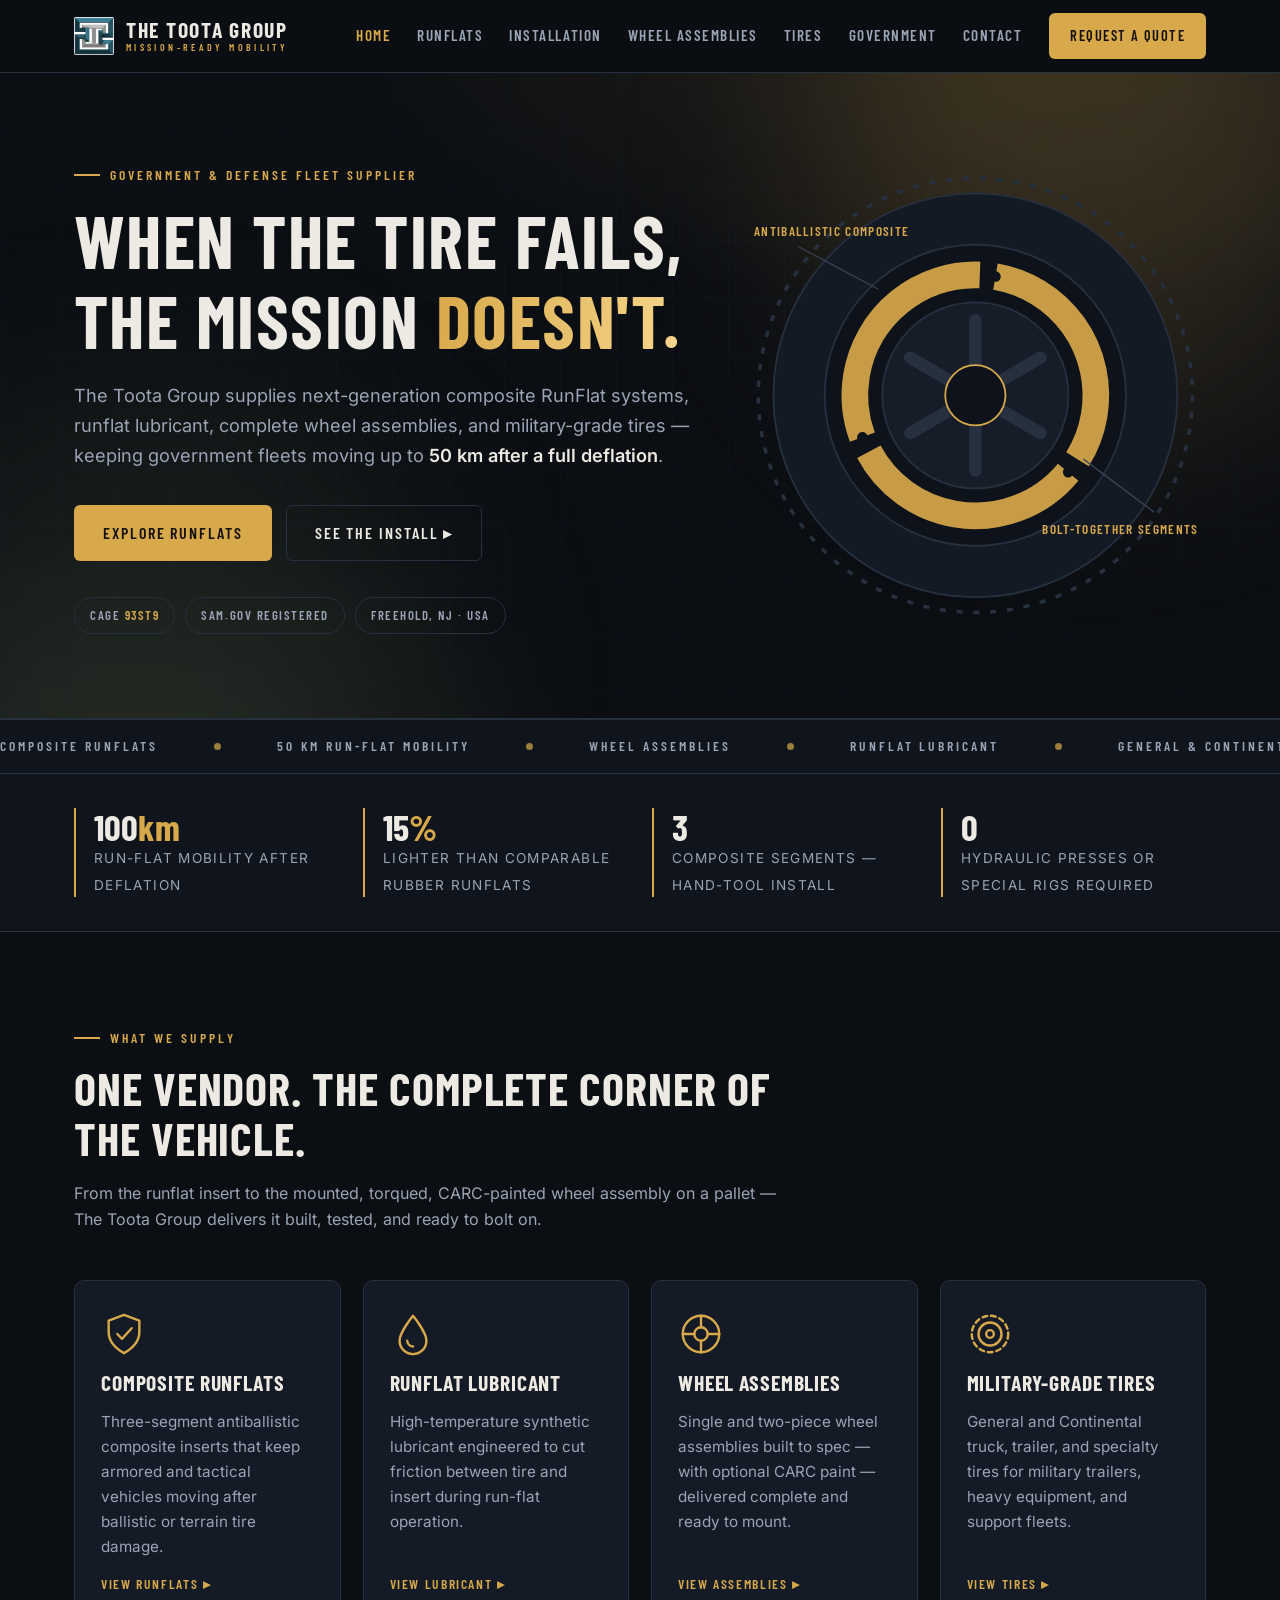
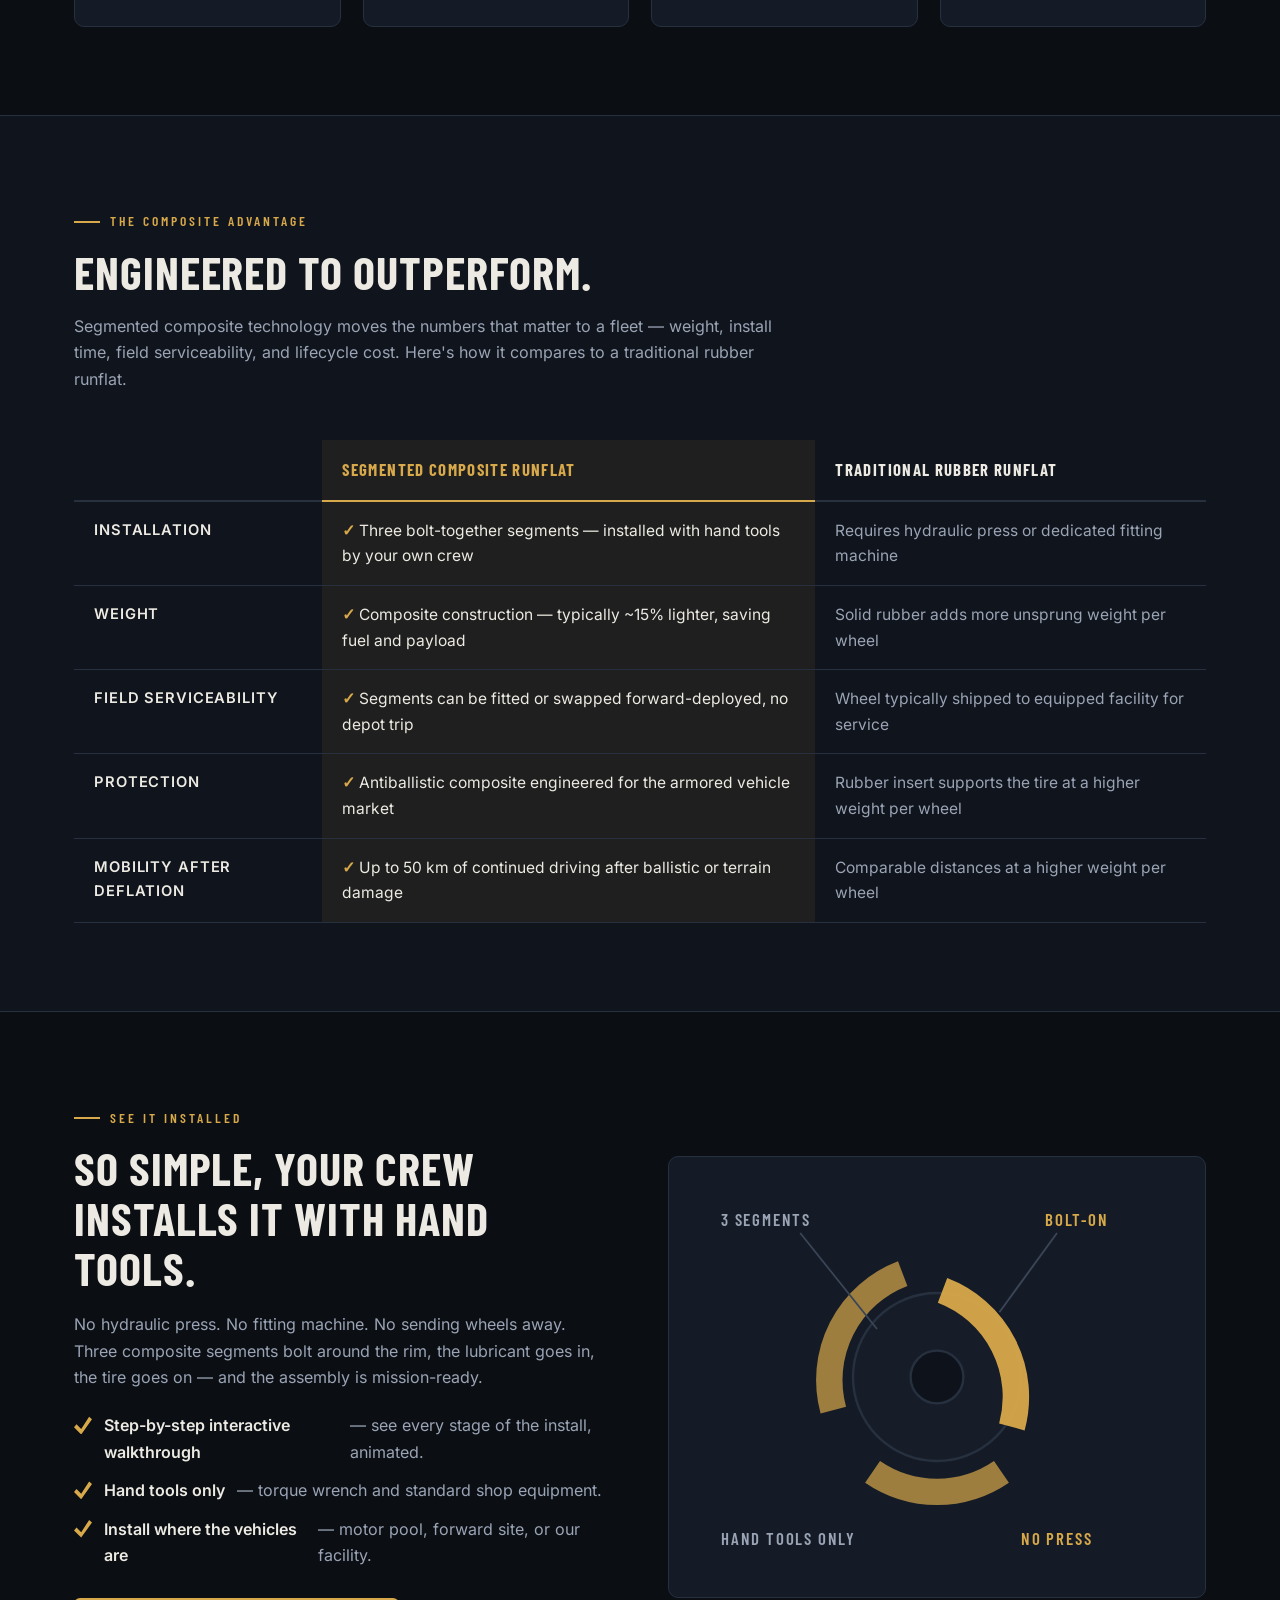
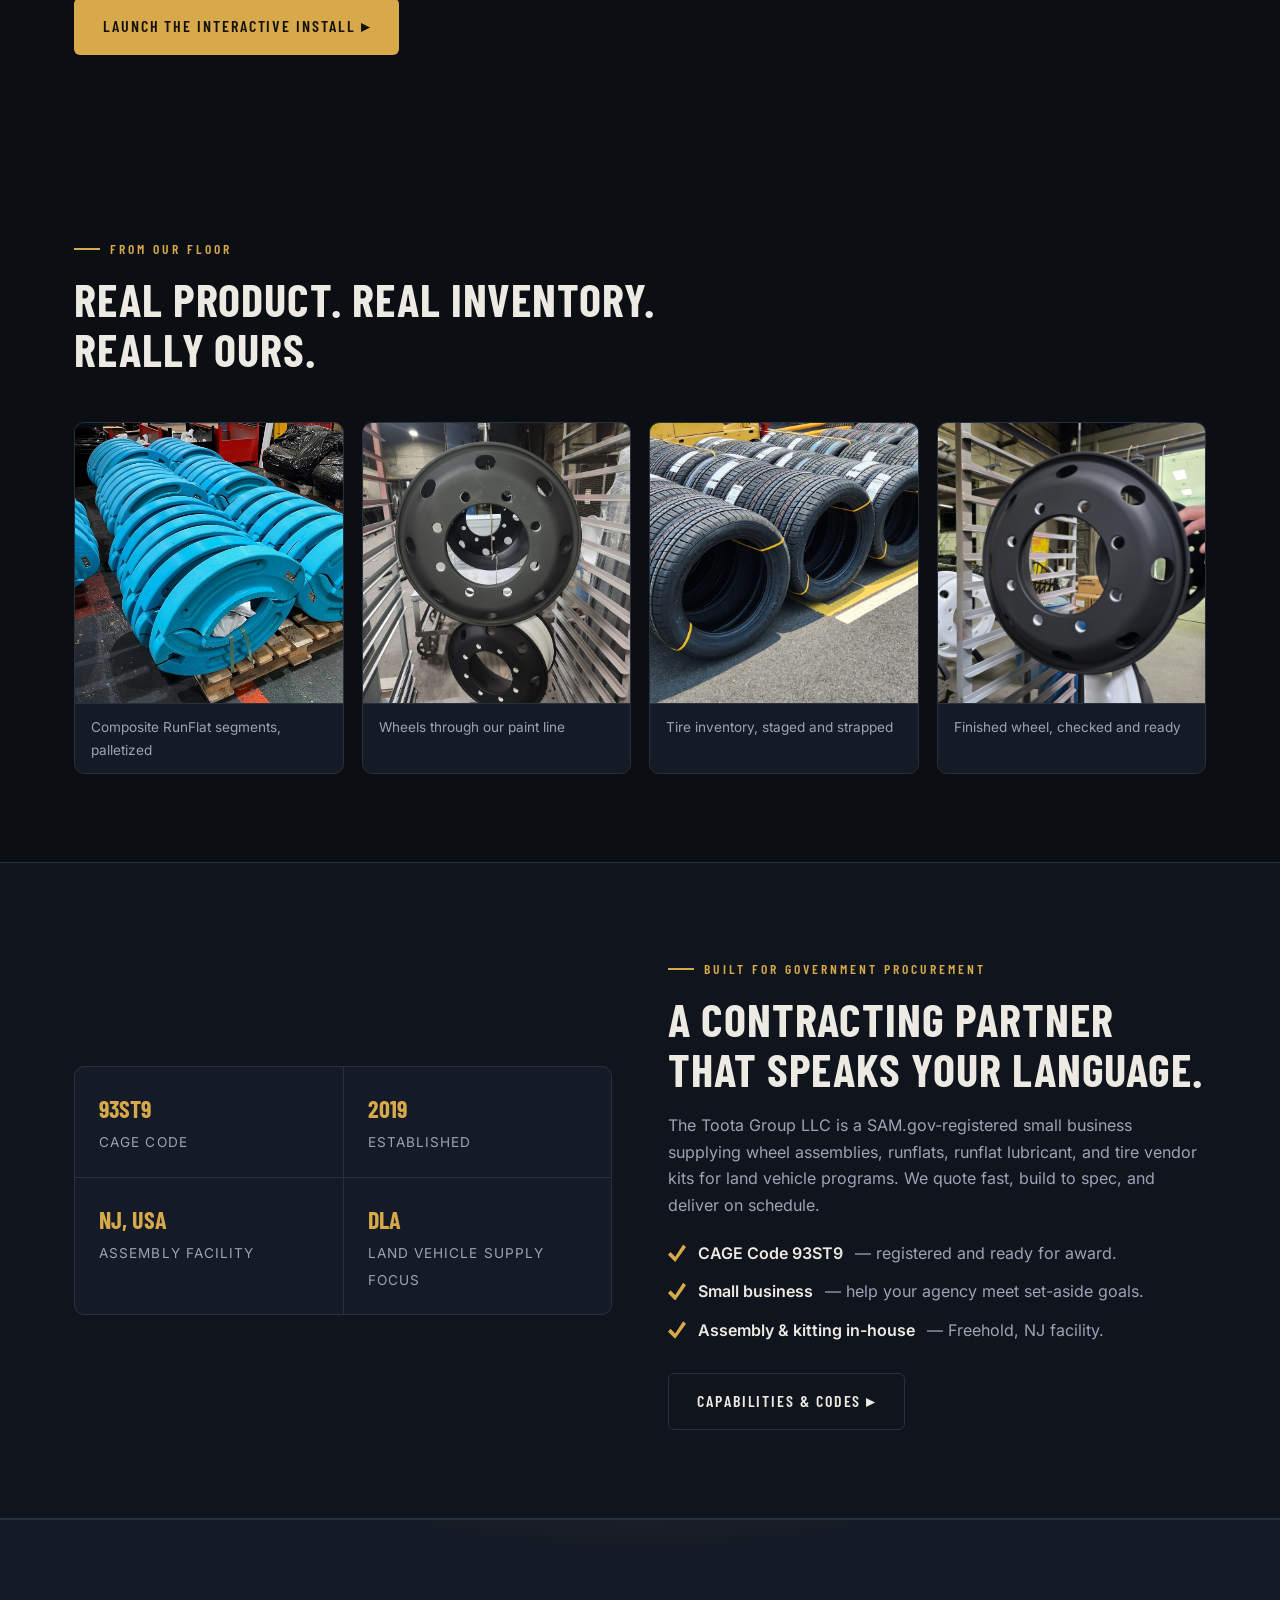
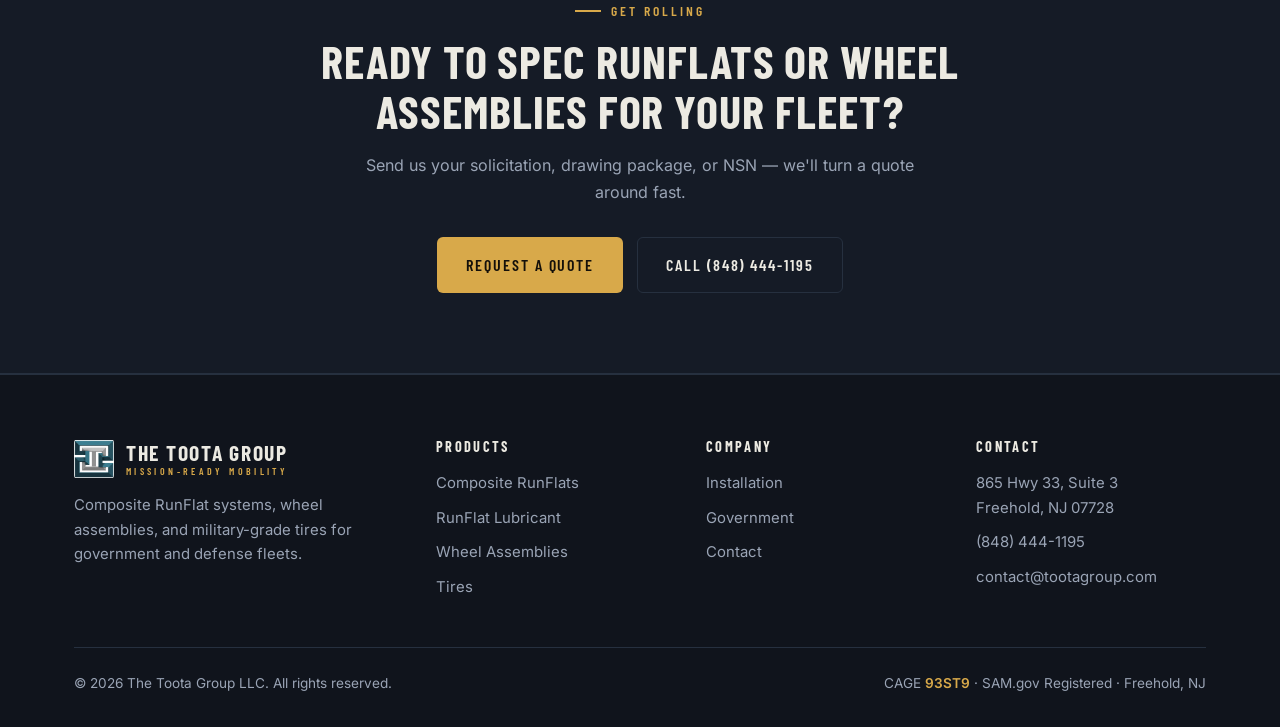
<file: index.html>
<!DOCTYPE html>
<html lang="en">
<head>
<meta charset="UTF-8">
<meta name="viewport" content="width=device-width, initial-scale=1.0">
<title>The Toota Group — RunFlats, Wheel Assemblies &amp; Military-Grade Tires</title>
<meta name="description" content="The Toota Group LLC supplies composite RunFlat systems, runflat lubricant, complete wheel assemblies, and military-grade tires for government and defense fleets. CAGE 93ST9.">
<link rel="canonical" href="https://thetootagroup.com/">
<meta property="og:type" content="website">
<meta property="og:site_name" content="The Toota Group">
<meta property="og:title" content="The Toota Group — RunFlats, Wheel Assemblies & Military-Grade Tires">
<meta property="og:description" content="The Toota Group LLC supplies composite RunFlat systems, runflat lubricant, complete wheel assemblies, and military-grade tires for government and defense fleets. CAGE 93ST9.">
<meta property="og:url" content="https://thetootagroup.com/">
<meta property="og:image" content="https://thetootagroup.com/assets/img/og-image.jpg">
<meta property="og:image:width" content="1200">
<meta property="og:image:height" content="630">
<meta name="twitter:card" content="summary_large_image">
<link rel="stylesheet" href="css/styles.css">
<link rel="icon" type="image/png" href="assets/favicon.png">
<script type="application/ld+json">
{
  "@context": "https://schema.org",
  "@type": "Organization",
  "name": "The Toota Group LLC",
  "url": "https://thetootagroup.com",
  "logo": "https://thetootagroup.com/assets/img/toota-mark.png",
  "description": "Composite RunFlat systems, runflat lubricant, complete wheel assemblies, and military-grade tires for government and defense fleets. CAGE 93ST9.",
  "telephone": "+1-848-444-1195",
  "email": "contact@tootagroup.com",
  "address": {
    "@type": "PostalAddress",
    "streetAddress": "865 Hwy 33, Suite 3",
    "addressLocality": "Freehold",
    "addressRegion": "NJ",
    "postalCode": "07728",
    "addressCountry": "US"
  }
}
</script>
</head>
<body>

<header class="site-header">
  <div class="wrap">
    <a class="brand" href="index.html">
      <img class="brand-mark" src="assets/img/toota-mark.png" alt="The Toota Group logo" width="40" height="40">
      <span class="brand-name">The Toota Group<small>Mission-Ready Mobility</small></span>
    </a>
    <button class="nav-toggle" aria-label="Menu" aria-expanded="false"><span></span><span></span><span></span></button>
    <nav class="main-nav">
      <a href="index.html" class="active">Home</a>
      <a href="runflats.html">RunFlats</a>
      <a href="installation.html">Installation</a>
      <a href="wheel-assemblies.html">Wheel Assemblies</a>
      <a href="tires.html">Tires</a>
      <a href="government.html">Government</a>
      <a href="contact.html">Contact</a>
      <a href="contact.html" class="btn btn-gold">Request a Quote</a>
    </nav>
  </div>
</header>

<main>

  <!-- ============ HERO ============ -->
  <section class="hero">
    <div class="hero-grid" aria-hidden="true"></div>
    <div class="blob b1" aria-hidden="true"></div>
    <div class="blob b2" aria-hidden="true"></div>
    <div class="wrap">
      <div>
        <span class="kicker">Government &amp; Defense Fleet Supplier</span>
        <h1>When the tire fails,<br>the mission <span class="gold">doesn't.</span></h1>
        <p class="lead">The Toota Group supplies next-generation composite RunFlat systems, runflat lubricant, complete wheel assemblies, and military-grade tires — keeping government fleets moving up to <strong>50&nbsp;km after a full deflation</strong>.</p>
        <div class="hero-actions">
          <a class="btn btn-gold" href="runflats.html">Explore RunFlats</a>
          <a class="btn btn-ghost" href="installation.html">See the Install&nbsp;▸</a>
        </div>
        <div class="hero-badges">
          <span>CAGE <b>93ST9</b></span>
          <span>SAM.gov Registered</span>
          <span>Freehold, NJ · USA</span>
        </div>
      </div>
      <div class="hero-art" aria-hidden="true">
        <svg viewBox="0 0 520 520">
          <!-- tread -->
          <circle cx="260" cy="260" r="245" fill="none" stroke="#26303f" stroke-width="4" stroke-dasharray="7 12"/>
          <!-- tire body -->
          <circle cx="260" cy="260" r="228" fill="#141a24" stroke="#26303f" stroke-width="2"/>
          <circle cx="260" cy="260" r="170" fill="#0e131b" stroke="#26303f" stroke-width="2"/>
          <!-- runflat segment ring (rotates slowly) -->
          <g>
            <animateTransform attributeName="transform" type="rotate" from="0 260 260" to="360 260 260" dur="80s" repeatCount="indefinite"/>
            <circle cx="260" cy="260" r="136" fill="none" stroke="#d8a94a" stroke-width="30" stroke-dasharray="266.8 18" transform="rotate(-90 260 260)" opacity="0.92"/>
            <circle cx="377.8" cy="328" r="6" fill="#0e131b"/>
            <circle cx="142.2" cy="328" r="6" fill="#0e131b"/>
            <circle cx="260" cy="124" r="6" fill="#0e131b"/>
          </g>
          <!-- rim -->
          <circle cx="260" cy="260" r="105" fill="#161d29" stroke="#26303f" stroke-width="2"/>
          <g stroke="#26303f" stroke-width="14" stroke-linecap="round">
            <line x1="260" y1="175" x2="260" y2="230"/>
            <line x1="333.6" y1="217.5" x2="286" y2="245"/>
            <line x1="333.6" y1="302.5" x2="286" y2="275"/>
            <line x1="260" y1="345" x2="260" y2="290"/>
            <line x1="186.4" y1="302.5" x2="234" y2="275"/>
            <line x1="186.4" y1="217.5" x2="234" y2="245"/>
          </g>
          <circle cx="260" cy="260" r="34" fill="#0e131b" stroke="#d8a94a" stroke-width="2"/>
          <g fill="#26303f">
            <circle cx="260" cy="212" r="6"/><circle cx="301.6" cy="236" r="6"/><circle cx="301.6" cy="284" r="6"/>
            <circle cx="260" cy="308" r="6"/><circle cx="218.4" cy="284" r="6"/><circle cx="218.4" cy="236" r="6"/>
          </g>
          <!-- callouts -->
          <g font-family="Barlow Condensed, sans-serif" font-size="15" letter-spacing="1.5" fill="#9aa4b5">
            <line x1="150" y1="140" x2="60" y2="92" stroke="#3a4557" stroke-width="1.5"/>
            <text x="10" y="80" fill="#d8a94a">ANTIBALLISTIC COMPOSITE</text>
            <line x1="382" y1="332" x2="462" y2="392" stroke="#3a4557" stroke-width="1.5"/>
            <text x="512" y="416" text-anchor="end" fill="#d8a94a">BOLT-TOGETHER SEGMENTS</text>
          </g>
        </svg>
      </div>
    </div>
  </section>

  <!-- ============ TICKER ============ -->
  <div class="ticker" aria-hidden="true">
    <div class="ticker-track">
      <span>Composite RunFlats</span><i></i><span>50 km Run-Flat Mobility</span><i></i><span>Wheel Assemblies</span><i></i><span>RunFlat Lubricant</span><i></i><span>General &amp; Continental Tires</span><i></i><span>CAGE 93ST9</span><i></i><span>Hand-Tool Install</span><i></i><span>CARC Paint Option</span><i></i><span>SAM.gov Registered</span><i></i><span>Freehold, NJ</span><i></i>
      <span>Composite RunFlats</span><i></i><span>50 km Run-Flat Mobility</span><i></i><span>Wheel Assemblies</span><i></i><span>RunFlat Lubricant</span><i></i><span>General &amp; Continental Tires</span><i></i><span>CAGE 93ST9</span><i></i><span>Hand-Tool Install</span><i></i><span>CARC Paint Option</span><i></i><span>SAM.gov Registered</span><i></i><span>Freehold, NJ</span><i></i>
    </div>
  </div>

  <!-- ============ STATS ============ -->
  <section class="stat-bar">
    <div class="wrap">
      <div class="stat reveal"><b>100<em>km</em></b><span>Run-flat mobility after deflation</span></div>
      <div class="stat reveal"><b>15<em>%</em></b><span>Lighter than comparable rubber runflats</span></div>
      <div class="stat reveal"><b>3</b><span>Composite segments — hand-tool install</span></div>
      <div class="stat reveal"><b>0</b><span>Hydraulic presses or special rigs required</span></div>
    </div>
  </section>

  <!-- ============ CAPABILITIES ============ -->
  <section class="section">
    <div class="wrap">
      <div class="section-head reveal">
        <span class="kicker">What We Supply</span>
        <h2>One vendor. The complete corner of the vehicle.</h2>
        <p>From the runflat insert to the mounted, torqued, CARC-painted wheel assembly on a pallet — The Toota Group delivers it built, tested, and ready to bolt on.</p>
      </div>
      <div class="card-grid">
        <a class="card reveal" href="runflats.html">
          <svg class="icon" viewBox="0 0 48 48" fill="none" stroke="currentColor" stroke-width="2.5" stroke-linecap="round" stroke-linejoin="round"><path d="M24 4 L40 10 v12 c0 10-7 17-16 22 C15 39 8 32 8 22 V10 Z"/><path d="M17 24 l5 5 10-11"/></svg>
          <h3>Composite RunFlats</h3>
          <p>Three-segment antiballistic composite inserts that keep armored and tactical vehicles moving after ballistic or terrain tire damage.</p>
          <span class="card-link">View RunFlats ▸</span>
        </a>
        <a class="card reveal" href="runflats.html#lubricant">
          <svg class="icon" viewBox="0 0 48 48" fill="none" stroke="currentColor" stroke-width="2.5" stroke-linecap="round" stroke-linejoin="round"><path d="M24 5 C24 5 10 22 10 31 a14 14 0 0 0 28 0 C38 22 24 5 24 5 Z"/><path d="M18 31 a6 6 0 0 0 6 6"/></svg>
          <h3>RunFlat Lubricant</h3>
          <p>High-temperature synthetic lubricant engineered to cut friction between tire and insert during run-flat operation.</p>
          <span class="card-link">View Lubricant ▸</span>
        </a>
        <a class="card reveal" href="wheel-assemblies.html">
          <svg class="icon" viewBox="0 0 48 48" fill="none" stroke="currentColor" stroke-width="2.5" stroke-linecap="round" stroke-linejoin="round"><circle cx="24" cy="24" r="19"/><circle cx="24" cy="24" r="7"/><line x1="24" y1="5" x2="24" y2="17"/><line x1="24" y1="31" x2="24" y2="43"/><line x1="5" y1="24" x2="17" y2="24"/><line x1="31" y1="24" x2="43" y2="24"/></svg>
          <h3>Wheel Assemblies</h3>
          <p>Single and two-piece wheel assemblies built to spec — with optional CARC paint — delivered complete and ready to mount.</p>
          <span class="card-link">View Assemblies ▸</span>
        </a>
        <a class="card reveal" href="tires.html">
          <svg class="icon" viewBox="0 0 48 48" fill="none" stroke="currentColor" stroke-width="2.5" stroke-linecap="round" stroke-linejoin="round"><circle cx="24" cy="24" r="19" stroke-dasharray="5 4"/><circle cx="24" cy="24" r="12"/><circle cx="24" cy="24" r="4"/></svg>
          <h3>Military-Grade Tires</h3>
          <p>General and Continental truck, trailer, and specialty tires for military trailers, heavy equipment, and support fleets.</p>
          <span class="card-link">View Tires ▸</span>
        </a>
      </div>
    </div>
  </section>

  <!-- ============ RUNFLAT RETHOUGHT / COMPARISON ============ -->
  <section class="section alt">
    <div class="wrap">
      <div class="section-head reveal">
        <span class="kicker">The Composite Advantage</span>
        <h2>Engineered to outperform.</h2>
        <p>Segmented composite technology moves the numbers that matter to a fleet — weight, install time, field serviceability, and lifecycle cost. Here's how it compares to a traditional rubber runflat.</p>
      </div>
      <div class="compare-scroll reveal">
        <table class="compare">
          <thead>
            <tr>
              <th></th>
              <th class="us">Segmented Composite RunFlat</th>
              <th>Traditional Rubber RunFlat</th>
            </tr>
          </thead>
          <tbody>
            <tr>
              <td>Installation</td>
              <td class="us"><span class="yes">✓</span> Three bolt-together segments — installed with hand tools by your own crew</td>
              <td>Requires hydraulic press or dedicated fitting machine</td>
            </tr>
            <tr>
              <td>Weight</td>
              <td class="us"><span class="yes">✓</span> Composite construction — typically ~15% lighter, saving fuel and payload</td>
              <td>Solid rubber adds more unsprung weight per wheel</td>
            </tr>
            <tr>
              <td>Field serviceability</td>
              <td class="us"><span class="yes">✓</span> Segments can be fitted or swapped forward-deployed, no depot trip</td>
              <td>Wheel typically shipped to equipped facility for service</td>
            </tr>
            <tr>
              <td>Protection</td>
              <td class="us"><span class="yes">✓</span> Antiballistic composite engineered for the armored vehicle market</td>
              <td>Rubber insert supports the tire at a higher weight per wheel</td>
            </tr>
            <tr>
              <td>Mobility after deflation</td>
              <td class="us"><span class="yes">✓</span> Up to 50 km of continued driving after ballistic or terrain damage</td>
              <td>Comparable distances at a higher weight per wheel</td>
            </tr>
          </tbody>
        </table>
      </div>
    </div>
  </section>

  <!-- ============ INSTALL TEASER ============ -->
  <section class="section">
    <div class="wrap split">
      <div class="reveal">
        <span class="kicker">See It Installed</span>
        <h2>So simple, your crew installs it with hand tools.</h2>
        <p>No hydraulic press. No fitting machine. No sending wheels away. Three composite segments bolt around the rim, the lubricant goes in, the tire goes on — and the assembly is mission-ready.</p>
        <ul class="checks">
          <li><b>Step-by-step interactive walkthrough</b> — see every stage of the install, animated.</li>
          <li><b>Hand tools only</b> — torque wrench and standard shop equipment.</li>
          <li><b>Install where the vehicles are</b> — motor pool, forward site, or our facility.</li>
        </ul>
        <div class="hero-actions" style="margin-top:30px;">
          <a class="btn btn-gold" href="installation.html">Launch the Interactive Install ▸</a>
        </div>
      </div>
      <div class="panel-art reveal" aria-hidden="true">
        <svg viewBox="0 0 400 320">
          <circle cx="200" cy="160" r="70" fill="#161d29" stroke="#26303f" stroke-width="2"/>
          <circle cx="200" cy="160" r="22" fill="#0e131b" stroke="#26303f" stroke-width="2"/>
          <path d="M204.6 87.8 A95 95 0 0 1 262.4 201.6" fill="none" stroke="#d8a94a" stroke-width="22" opacity="0.95"/>
          <path d="M253.7 213.1 A95 95 0 0 1 146.3 213.1" fill="none" stroke="#d8a94a" stroke-width="22" opacity="0.7" transform="translate(0,26)"/>
          <path d="M137.6 201.6 A95 95 0 0 1 195.4 87.8" fill="none" stroke="#d8a94a" stroke-width="22" opacity="0.7" transform="translate(-24,-14)"/>
          <g font-family="Barlow Condensed, sans-serif" font-size="14" letter-spacing="1.5" fill="#9aa4b5">
            <text x="20" y="34">3 SEGMENTS</text>
            <text x="290" y="34" fill="#d8a94a">BOLT-ON</text>
            <text x="20" y="300">HAND TOOLS ONLY</text>
            <text x="270" y="300" fill="#d8a94a">NO PRESS</text>
          </g>
          <g stroke="#3a4557" stroke-width="1.5">
            <line x1="86" y1="40" x2="150" y2="120"/>
            <line x1="300" y1="40" x2="252" y2="106"/>
          </g>
        </svg>
      </div>
    </div>
  </section>

  <!-- ============ FLOOR GALLERY ============ -->
  <section class="section">
    <div class="wrap">
      <div class="section-head reveal">
        <span class="kicker">From Our Floor</span>
        <h2>Real product. Real inventory. Really ours.</h2>
      </div>
      <div class="photo-grid reveal">
        <figure>
          <img src="assets/img/runflat-segments.jpg" alt="Pallets of composite RunFlat segments in the Toota Group warehouse" loading="lazy">
          <figcaption>Composite RunFlat segments, palletized</figcaption>
        </figure>
        <figure>
          <img src="assets/img/wheels-paint-line.jpg" alt="Matte black wheels on the Toota Group paint line" loading="lazy">
          <figcaption>Wheels through our paint line</figcaption>
        </figure>
        <figure>
          <img src="assets/img/tires-inventory.jpg" alt="Rows of new tires staged outside the Toota facility" loading="lazy">
          <figcaption>Tire inventory, staged and strapped</figcaption>
        </figure>
        <figure>
          <img src="assets/img/wheel-black-rack.jpg" alt="Finished matte black wheel at the Toota Group facility" loading="lazy">
          <figcaption>Finished wheel, checked and ready</figcaption>
        </figure>
      </div>
    </div>
  </section>


  <!-- ============ GOV STRIP ============ -->
  <section class="section alt">
    <div class="wrap split reverse">
      <div class="reveal">
        <span class="kicker">Built for Government Procurement</span>
        <h2>A contracting partner that speaks your language.</h2>
        <p>The Toota Group LLC is a SAM.gov-registered small business supplying wheel assemblies, runflats, runflat lubricant, and tire vendor kits for land vehicle programs. We quote fast, build to spec, and deliver on schedule.</p>
        <ul class="checks">
          <li><b>CAGE Code 93ST9</b> — registered and ready for award.</li>
          <li><b>Small business</b> — help your agency meet set-aside goals.</li>
          <li><b>Assembly &amp; kitting in-house</b> — Freehold, NJ facility.</li>
        </ul>
        <div class="hero-actions" style="margin-top:30px;">
          <a class="btn btn-ghost" href="government.html">Capabilities &amp; Codes ▸</a>
        </div>
      </div>
      <div class="reveal">
        <div class="spec-grid">
          <div class="spec"><b>93ST9</b><span>CAGE Code</span></div>
          <div class="spec"><b>2019</b><span>Established</span></div>
          <div class="spec"><b>NJ, USA</b><span>Assembly Facility</span></div>
          <div class="spec"><b>DLA</b><span>Land Vehicle Supply Focus</span></div>
        </div>
      </div>
    </div>
  </section>

  <!-- ============ CTA ============ -->
  <section class="cta-band">
    <div class="wrap reveal">
      <span class="kicker" style="justify-content:center;display:flex;">Get Rolling</span>
      <h2>Ready to spec runflats or wheel assemblies for your fleet?</h2>
      <p>Send us your solicitation, drawing package, or NSN — we'll turn a quote around fast.</p>
      <div class="hero-actions">
        <a class="btn btn-gold" href="contact.html">Request a Quote</a>
        <a class="btn btn-ghost" href="tel:+18484441195">Call (848) 444-1195</a>
      </div>
    </div>
  </section>

</main>

<footer class="site-footer">
  <div class="wrap">
    <div class="footer-grid">
      <div class="footer-brand">
        <a class="brand" href="index.html">
          <img class="brand-mark" src="assets/img/toota-mark.png" alt="The Toota Group logo" width="40" height="40">
          <span class="brand-name">The Toota Group<small>Mission-Ready Mobility</small></span>
        </a>
        <p>Composite RunFlat systems, wheel assemblies, and military-grade tires for government and defense fleets.</p>
      </div>
      <div>
        <h4>Products</h4>
        <ul>
          <li><a href="runflats.html">Composite RunFlats</a></li>
          <li><a href="runflats.html#lubricant">RunFlat Lubricant</a></li>
          <li><a href="wheel-assemblies.html">Wheel Assemblies</a></li>
          <li><a href="tires.html">Tires</a></li>
        </ul>
      </div>
      <div>
        <h4>Company</h4>
        <ul>
          <li><a href="installation.html">Installation</a></li>
          <li><a href="government.html">Government</a></li>
          <li><a href="contact.html">Contact</a></li>
        </ul>
      </div>
      <div>
        <h4>Contact</h4>
        <ul>
          <li>865 Hwy 33, Suite 3<br>Freehold, NJ 07728</li>
          <li><a href="tel:+18484441195">(848) 444-1195</a></li>
          <li><a href="mailto:contact@tootagroup.com">contact@tootagroup.com</a></li>
        </ul>
      </div>
    </div>
    <div class="footer-meta">
      <span>© <span id="year"></span> The Toota Group LLC. All rights reserved.</span>
      <span>CAGE <b>93ST9</b> · SAM.gov Registered · Freehold, NJ</span>
    </div>
  </div>
</footer>

<script src="js/main.js"></script>
</body>
</html>
</file>
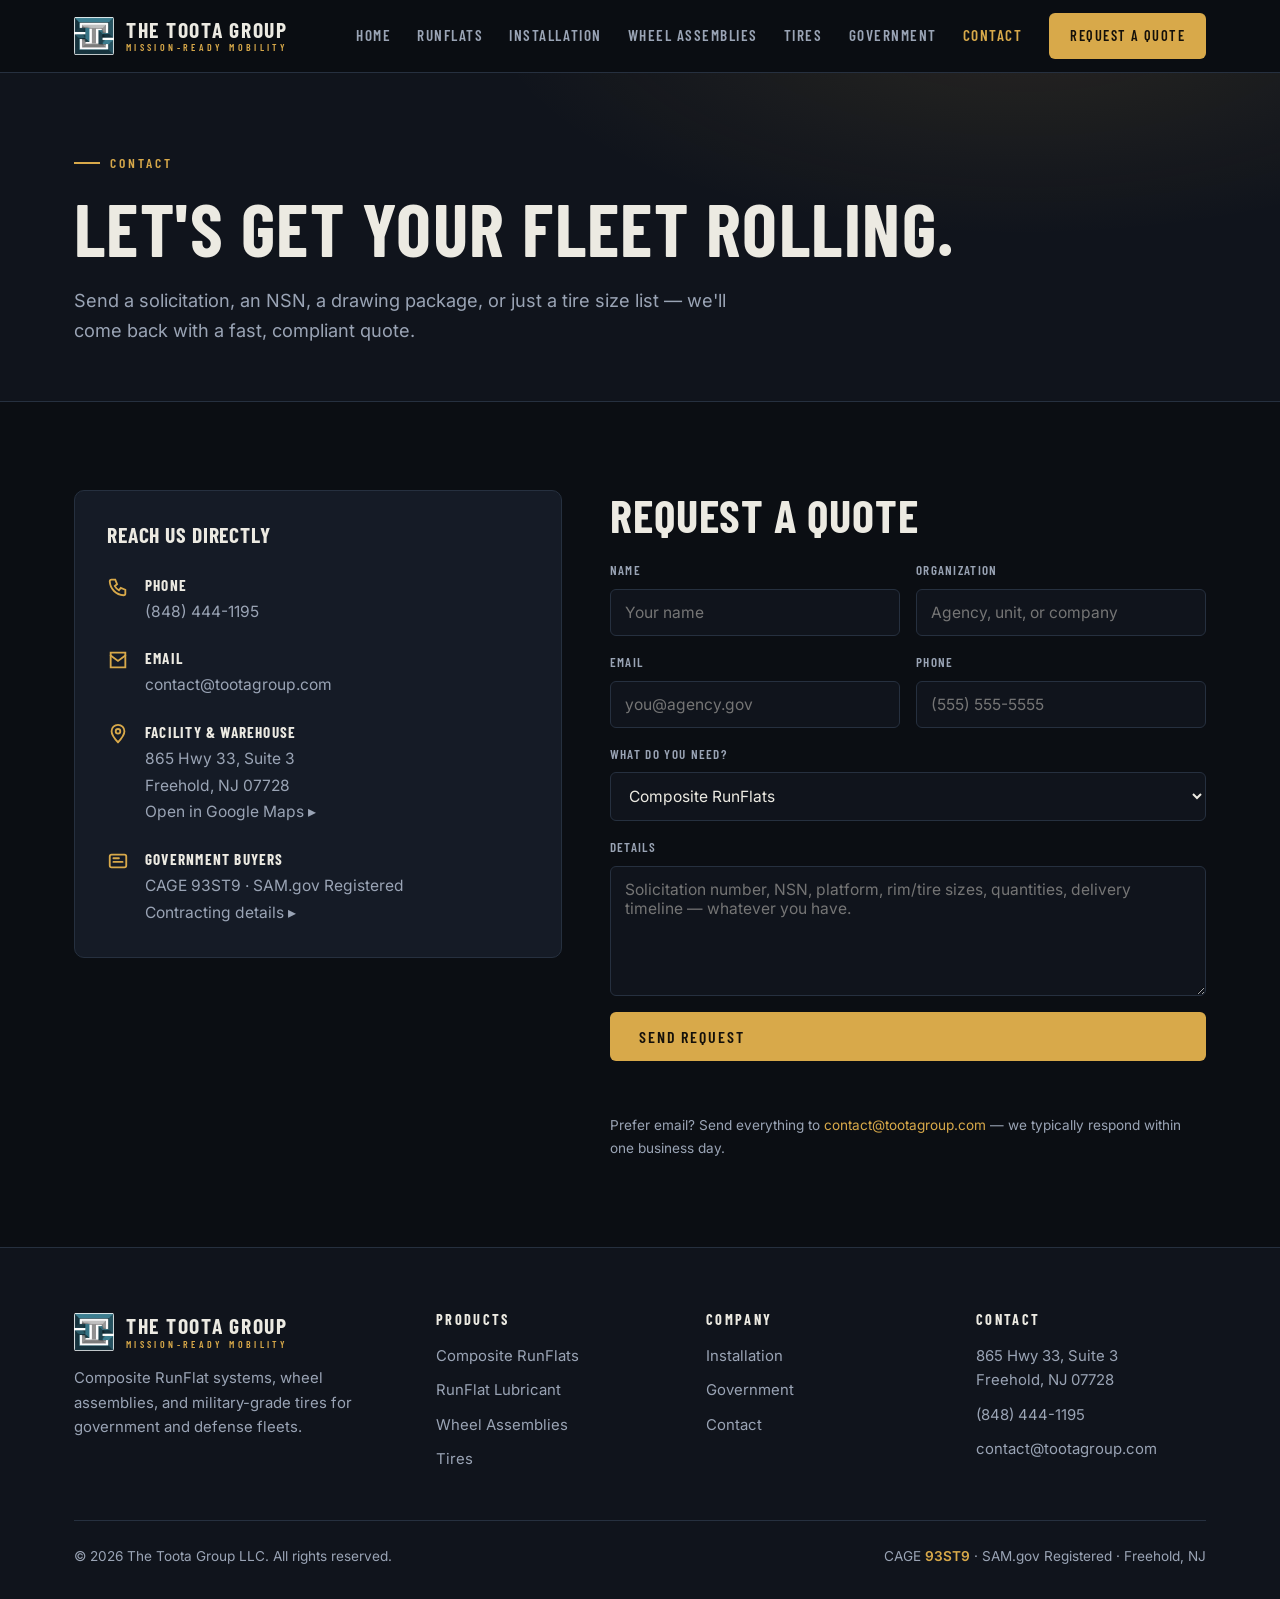
<file: contact.html>
<!DOCTYPE html>
<html lang="en">
<head>
<meta charset="UTF-8">
<meta name="viewport" content="width=device-width, initial-scale=1.0">
<title>Contact &amp; Request a Quote | The Toota Group</title>
<meta name="description" content="Request a quote from The Toota Group LLC — runflats, runflat lubricant, wheel assemblies, and tires for government fleets. Freehold, NJ. (848) 444-1195.">
<link rel="canonical" href="https://thetootagroup.com/contact.html">
<meta property="og:type" content="website">
<meta property="og:site_name" content="The Toota Group">
<meta property="og:title" content="Contact & Request a Quote | The Toota Group">
<meta property="og:description" content="Request a quote from The Toota Group LLC — runflats, runflat lubricant, wheel assemblies, and tires for government fleets. Freehold, NJ. (848) 444-1195.">
<meta property="og:url" content="https://thetootagroup.com/contact.html">
<meta property="og:image" content="https://thetootagroup.com/assets/img/og-image.jpg">
<meta property="og:image:width" content="1200">
<meta property="og:image:height" content="630">
<meta name="twitter:card" content="summary_large_image">
<link rel="stylesheet" href="css/styles.css">
<link rel="icon" type="image/png" href="assets/favicon.png">
</head>
<body>

<header class="site-header">
  <div class="wrap">
    <a class="brand" href="index.html">
      <img class="brand-mark" src="assets/img/toota-mark.png" alt="The Toota Group logo" width="40" height="40">
      <span class="brand-name">The Toota Group<small>Mission-Ready Mobility</small></span>
    </a>
    <button class="nav-toggle" aria-label="Menu" aria-expanded="false"><span></span><span></span><span></span></button>
    <nav class="main-nav">
      <a href="index.html">Home</a>
      <a href="runflats.html">RunFlats</a>
      <a href="installation.html">Installation</a>
      <a href="wheel-assemblies.html">Wheel Assemblies</a>
      <a href="tires.html">Tires</a>
      <a href="government.html">Government</a>
      <a href="contact.html" class="active">Contact</a>
      <a href="contact.html" class="btn btn-gold">Request a Quote</a>
    </nav>
  </div>
</header>

<main>

  <section class="page-hero">
    <div class="wrap">
      <span class="kicker">Contact</span>
      <h1>Let's get your fleet rolling.</h1>
      <p class="lead">Send a solicitation, an NSN, a drawing package, or just a tire size list — we'll come back with a fast, compliant quote.</p>
    </div>
  </section>

  <section class="section">
    <div class="wrap contact-grid">

      <div class="contact-card reveal">
        <h3 style="margin-bottom:4px;">Reach Us Directly</h3>
        <div class="contact-line">
          <svg viewBox="0 0 24 24" fill="none" stroke="currentColor" stroke-width="2" stroke-linecap="round"><path d="M5 4 h4 l2 5 -2.5 2 a12 12 0 0 0 4.5 4.5 L15 13 l5 2 v4 a2 2 0 0 1 -2 2 A16 16 0 0 1 3 6 a2 2 0 0 1 2 -2 Z"/></svg>
          <div><b>Phone</b><a href="tel:+18484441195">(848) 444-1195</a></div>
        </div>
        <div class="contact-line">
          <svg viewBox="0 0 24 24" fill="none" stroke="currentColor" stroke-width="2" stroke-linecap="round"><path d="M4 4 h16 v16 H4 Z"/><path d="M4 7 l8 6 8-6"/></svg>
          <div><b>Email</b><a href="mailto:contact@tootagroup.com">contact@tootagroup.com</a></div>
        </div>
        <div class="contact-line">
          <svg viewBox="0 0 24 24" fill="none" stroke="currentColor" stroke-width="2" stroke-linecap="round"><path d="M12 21 C12 21 5 13.7 5 9 a7 7 0 0 1 14 0 c0 4.7-7 12-7 12 Z"/><circle cx="12" cy="9" r="2.5"/></svg>
          <div><b>Facility &amp; Warehouse</b><span>865 Hwy 33, Suite 3<br>Freehold, NJ 07728</span><br><a href="https://maps.google.com/?q=865+Hwy+33+Suite+3+Freehold+NJ+07728" target="_blank" rel="noopener">Open in Google Maps ▸</a></div>
        </div>
        <div class="contact-line">
          <svg viewBox="0 0 24 24" fill="none" stroke="currentColor" stroke-width="2" stroke-linecap="round"><rect x="3" y="5" width="18" height="14" rx="2"/><path d="M7 9 h6 M7 13 h10"/></svg>
          <div><b>Government Buyers</b><span>CAGE 93ST9 · SAM.gov Registered<br><a href="government.html">Contracting details ▸</a></span></div>
        </div>
      </div>

      <div class="reveal">
        <h2 style="margin-bottom:20px;">Request a Quote</h2>
        <!--
          FORM SETUP — see GOOGLE-FORM-SETUP.md in this repo.
          Paste the Google Apps Script web-app URL into data-endpoint below.
          Until then, submitting opens a pre-filled email instead (still works).
        -->
        <form class="quote" id="quote-form" data-endpoint="">
          <div class="row2">
            <label>Name
              <input type="text" name="name" required placeholder="Your name">
            </label>
            <label>Organization
              <input type="text" name="organization" placeholder="Agency, unit, or company">
            </label>
          </div>
          <div class="row2">
            <label>Email
              <input type="email" name="email" required placeholder="you@agency.gov">
            </label>
            <label>Phone
              <input type="tel" name="phone" placeholder="(555) 555-5555">
            </label>
          </div>
          <label>What do you need?
            <select name="interest">
              <option>Composite RunFlats</option>
              <option>RunFlat Lubricant</option>
              <option>Complete Wheel Assemblies</option>
              <option>Tires</option>
              <option>Vendor Kits / Program Supply</option>
              <option>Capabilities Statement</option>
              <option>Other</option>
            </select>
          </label>
          <label>Details
            <textarea name="message" placeholder="Solicitation number, NSN, platform, rim/tire sizes, quantities, delivery timeline — whatever you have."></textarea>
          </label>
          <button class="btn btn-gold" type="submit">Send Request</button>
          <p id="quote-status" role="status"></p>
          <p style="font-size:0.85rem;">Prefer email? Send everything to <a href="mailto:contact@tootagroup.com">contact@tootagroup.com</a> — we typically respond within one business day.</p>
        </form>
      </div>

    </div>
  </section>

</main>

<footer class="site-footer">
  <div class="wrap">
    <div class="footer-grid">
      <div class="footer-brand">
        <a class="brand" href="index.html">
          <img class="brand-mark" src="assets/img/toota-mark.png" alt="The Toota Group logo" width="40" height="40">
          <span class="brand-name">The Toota Group<small>Mission-Ready Mobility</small></span>
        </a>
        <p>Composite RunFlat systems, wheel assemblies, and military-grade tires for government and defense fleets.</p>
      </div>
      <div>
        <h4>Products</h4>
        <ul>
          <li><a href="runflats.html">Composite RunFlats</a></li>
          <li><a href="runflats.html#lubricant">RunFlat Lubricant</a></li>
          <li><a href="wheel-assemblies.html">Wheel Assemblies</a></li>
          <li><a href="tires.html">Tires</a></li>
        </ul>
      </div>
      <div>
        <h4>Company</h4>
        <ul>
          <li><a href="installation.html">Installation</a></li>
          <li><a href="government.html">Government</a></li>
          <li><a href="contact.html">Contact</a></li>
        </ul>
      </div>
      <div>
        <h4>Contact</h4>
        <ul>
          <li>865 Hwy 33, Suite 3<br>Freehold, NJ 07728</li>
          <li><a href="tel:+18484441195">(848) 444-1195</a></li>
          <li><a href="mailto:contact@tootagroup.com">contact@tootagroup.com</a></li>
        </ul>
      </div>
    </div>
    <div class="footer-meta">
      <span>© <span id="year"></span> The Toota Group LLC. All rights reserved.</span>
      <span>CAGE <b>93ST9</b> · SAM.gov Registered · Freehold, NJ</span>
    </div>
  </div>
</footer>

<script src="js/main.js"></script>
</body>
</html>
</file>
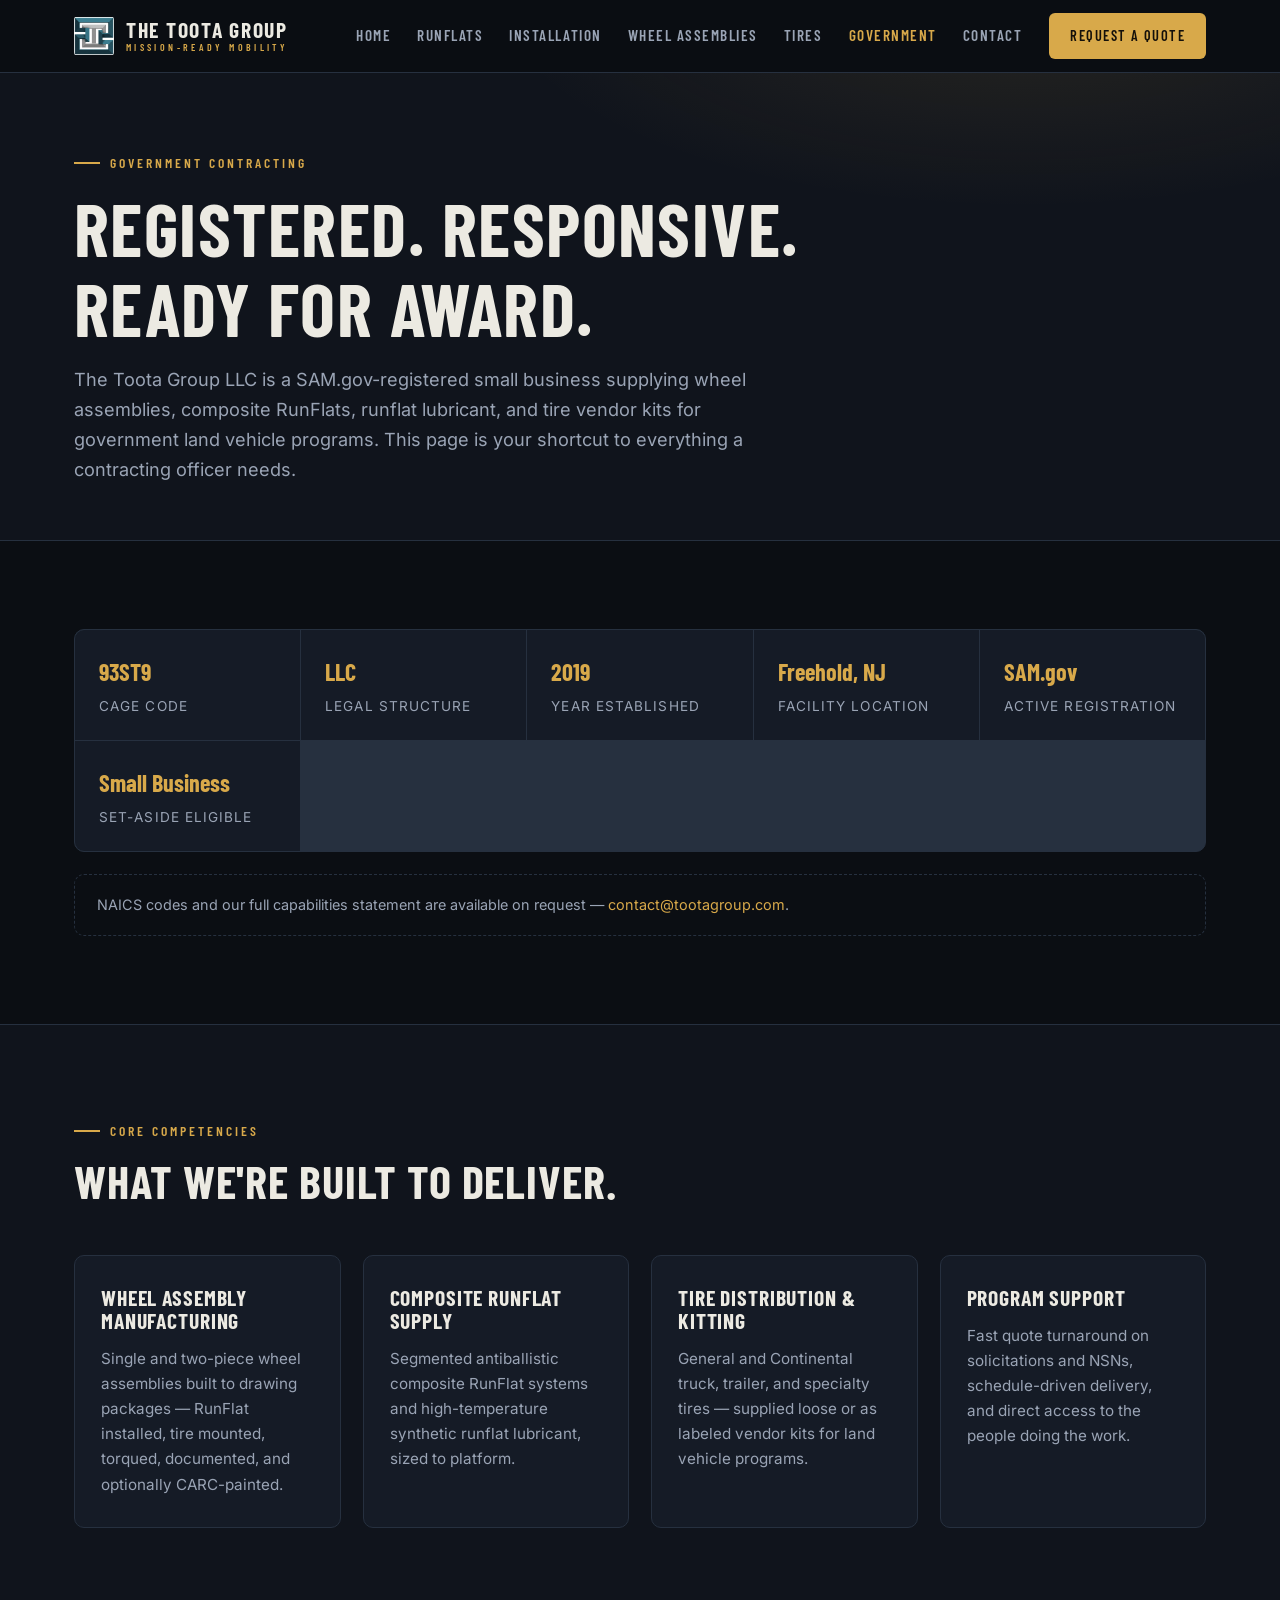
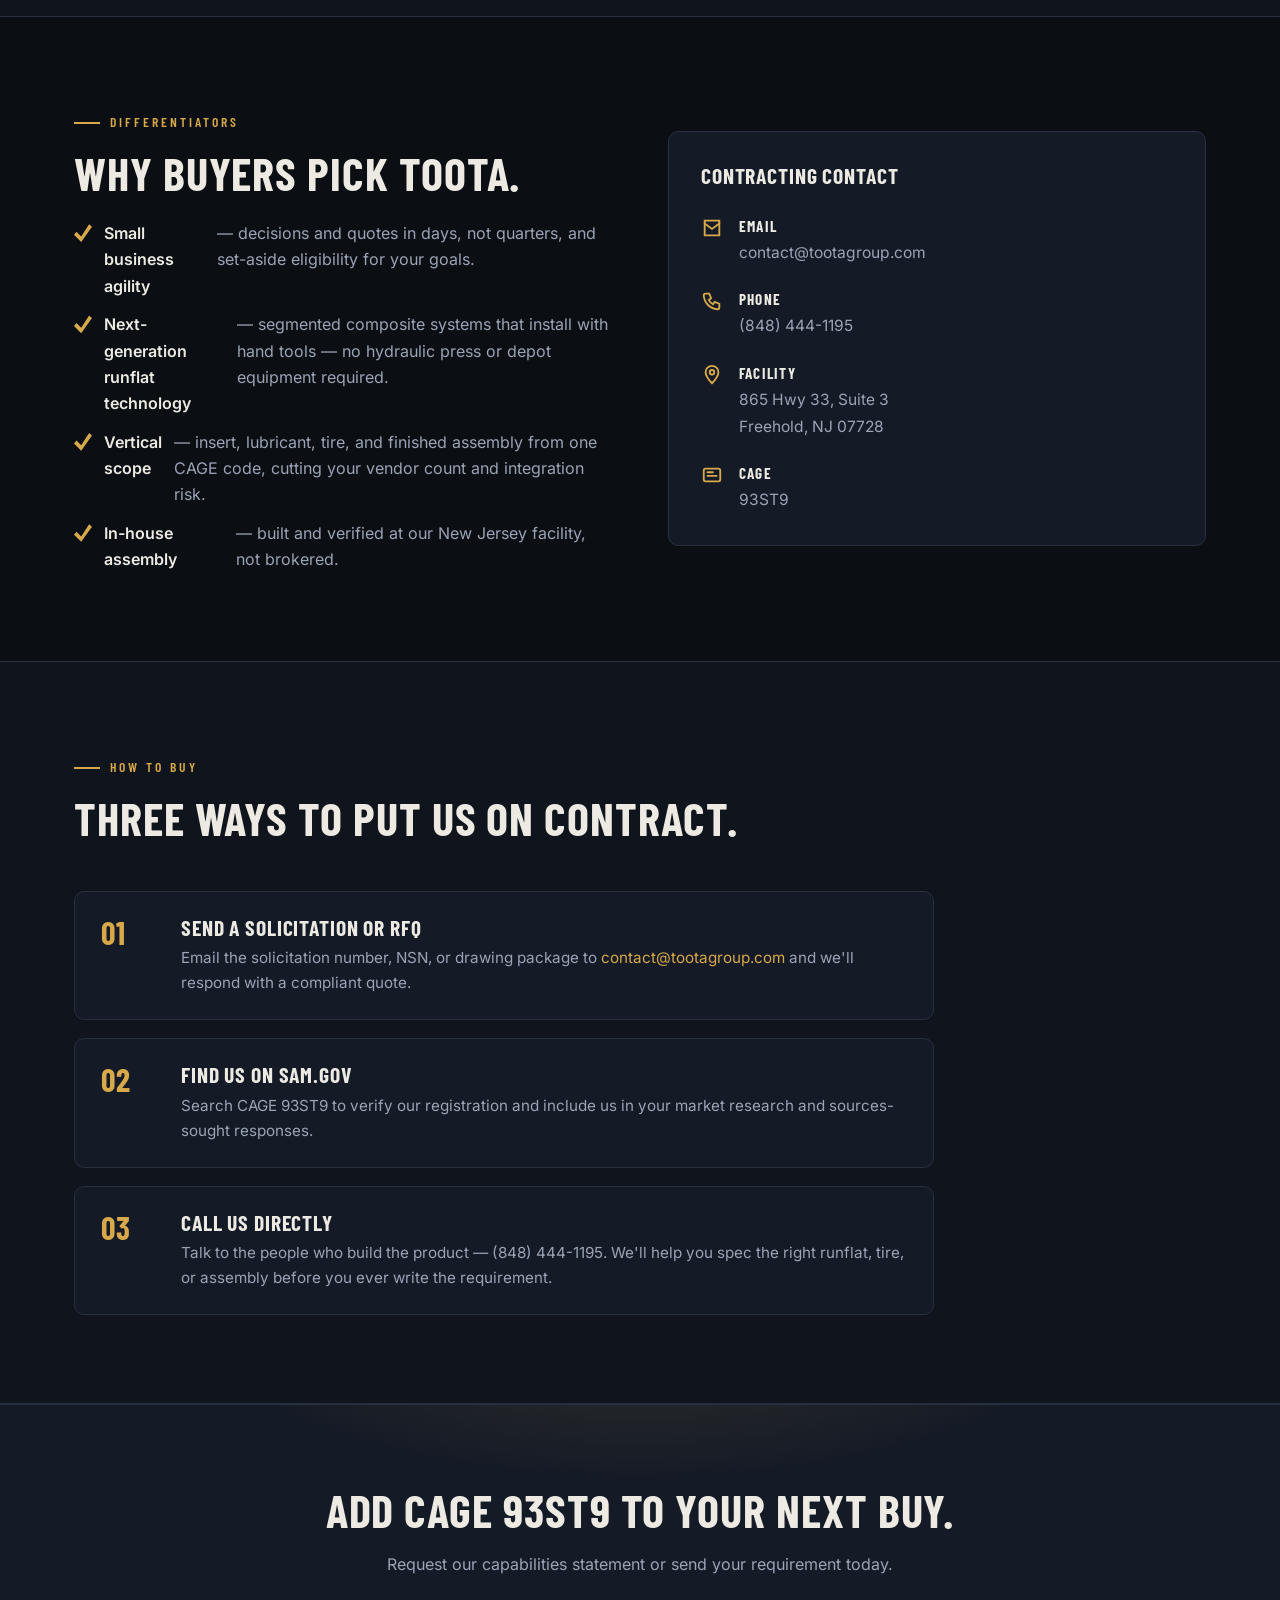
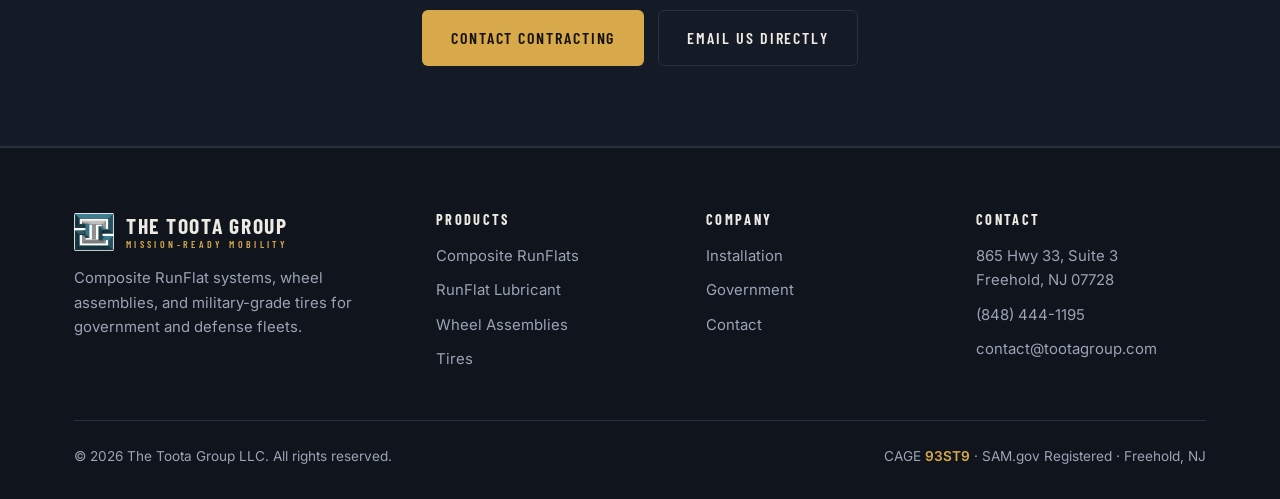
<file: government.html>
<!DOCTYPE html>
<html lang="en">
<head>
<meta charset="UTF-8">
<meta name="viewport" content="width=device-width, initial-scale=1.0">
<title>Government Contracting &amp; Capabilities — CAGE 93ST9 | The Toota Group</title>
<meta name="description" content="The Toota Group LLC — SAM.gov-registered small business, CAGE 93ST9. Wheel assemblies, composite RunFlats, runflat lubricant, and tire vendor kits for government land vehicle programs.">
<link rel="canonical" href="https://thetootagroup.com/government.html">
<meta property="og:type" content="website">
<meta property="og:site_name" content="The Toota Group">
<meta property="og:title" content="Government Contracting & Capabilities — CAGE 93ST9 | The Toota Group">
<meta property="og:description" content="The Toota Group LLC — SAM.gov-registered small business, CAGE 93ST9. Wheel assemblies, composite RunFlats, runflat lubricant, and tire vendor kits for government land vehicle programs.">
<meta property="og:url" content="https://thetootagroup.com/government.html">
<meta property="og:image" content="https://thetootagroup.com/assets/img/og-image.jpg">
<meta property="og:image:width" content="1200">
<meta property="og:image:height" content="630">
<meta name="twitter:card" content="summary_large_image">
<link rel="stylesheet" href="css/styles.css">
<link rel="icon" type="image/png" href="assets/favicon.png">
</head>
<body>

<header class="site-header">
  <div class="wrap">
    <a class="brand" href="index.html">
      <img class="brand-mark" src="assets/img/toota-mark.png" alt="The Toota Group logo" width="40" height="40">
      <span class="brand-name">The Toota Group<small>Mission-Ready Mobility</small></span>
    </a>
    <button class="nav-toggle" aria-label="Menu" aria-expanded="false"><span></span><span></span><span></span></button>
    <nav class="main-nav">
      <a href="index.html">Home</a>
      <a href="runflats.html">RunFlats</a>
      <a href="installation.html">Installation</a>
      <a href="wheel-assemblies.html">Wheel Assemblies</a>
      <a href="tires.html">Tires</a>
      <a href="government.html" class="active">Government</a>
      <a href="contact.html">Contact</a>
      <a href="contact.html" class="btn btn-gold">Request a Quote</a>
    </nav>
  </div>
</header>

<main>

  <section class="page-hero">
    <div class="wrap">
      <span class="kicker">Government Contracting</span>
      <h1>Registered. Responsive.<br>Ready for award.</h1>
      <p class="lead">The Toota Group LLC is a SAM.gov-registered small business supplying wheel assemblies, composite RunFlats, runflat lubricant, and tire vendor kits for government land vehicle programs. This page is your shortcut to everything a contracting officer needs.</p>
    </div>
  </section>

  <!-- ============ QUICK FACTS ============ -->
  <section class="section">
    <div class="wrap">
      <div class="spec-grid reveal">
        <div class="spec"><b>93ST9</b><span>CAGE Code</span></div>
        <div class="spec"><b>LLC</b><span>Legal Structure</span></div>
        <div class="spec"><b>2019</b><span>Year Established</span></div>
        <div class="spec"><b>Freehold, NJ</b><span>Facility Location</span></div>
        <div class="spec"><b>SAM.gov</b><span>Active Registration</span></div>
        <div class="spec"><b>Small Business</b><span>Set-Aside Eligible</span></div>
      </div>
      <p class="notice reveal" style="margin-top:22px;">NAICS codes and our full capabilities statement are available on request — <a href="mailto:contact@tootagroup.com">contact@tootagroup.com</a>.</p>
    </div>
  </section>

  <!-- ============ CORE COMPETENCIES ============ -->
  <section class="section alt">
    <div class="wrap">
      <div class="section-head reveal">
        <span class="kicker">Core Competencies</span>
        <h2>What we're built to deliver.</h2>
      </div>
      <div class="card-grid">
        <div class="card reveal">
          <h3>Wheel Assembly Manufacturing</h3>
          <p>Single and two-piece wheel assemblies built to drawing packages — RunFlat installed, tire mounted, torqued, documented, and optionally CARC-painted.</p>
        </div>
        <div class="card reveal">
          <h3>Composite RunFlat Supply</h3>
          <p>Segmented antiballistic composite RunFlat systems and high-temperature synthetic runflat lubricant, sized to platform.</p>
        </div>
        <div class="card reveal">
          <h3>Tire Distribution &amp; Kitting</h3>
          <p>General and Continental truck, trailer, and specialty tires — supplied loose or as labeled vendor kits for land vehicle programs.</p>
        </div>
        <div class="card reveal">
          <h3>Program Support</h3>
          <p>Fast quote turnaround on solicitations and NSNs, schedule-driven delivery, and direct access to the people doing the work.</p>
        </div>
      </div>
    </div>
  </section>

  <!-- ============ DIFFERENTIATORS ============ -->
  <section class="section">
    <div class="wrap split">
      <div class="reveal">
        <span class="kicker">Differentiators</span>
        <h2>Why buyers pick Toota.</h2>
        <ul class="checks">
          <li><b>Small business agility</b> — decisions and quotes in days, not quarters, and set-aside eligibility for your goals.</li>
          <li><b>Next-generation runflat technology</b> — segmented composite systems that install with hand tools — no hydraulic press or depot equipment required.</li>
          <li><b>Vertical scope</b> — insert, lubricant, tire, and finished assembly from one CAGE code, cutting your vendor count and integration risk.</li>
          <li><b>In-house assembly</b> — built and verified at our New Jersey facility, not brokered.</li>
        </ul>
      </div>
      <div class="reveal">
        <div class="contact-card">
          <h3 style="margin-bottom:4px;">Contracting Contact</h3>
          <div class="contact-line">
            <svg viewBox="0 0 24 24" fill="none" stroke="currentColor" stroke-width="2" stroke-linecap="round"><path d="M4 4 h16 v16 H4 Z"/><path d="M4 7 l8 6 8-6"/></svg>
            <div><b>Email</b><a href="mailto:contact@tootagroup.com">contact@tootagroup.com</a></div>
          </div>
          <div class="contact-line">
            <svg viewBox="0 0 24 24" fill="none" stroke="currentColor" stroke-width="2" stroke-linecap="round"><path d="M5 4 h4 l2 5 -2.5 2 a12 12 0 0 0 4.5 4.5 L15 13 l5 2 v4 a2 2 0 0 1 -2 2 A16 16 0 0 1 3 6 a2 2 0 0 1 2 -2 Z"/></svg>
            <div><b>Phone</b><a href="tel:+18484441195">(848) 444-1195</a></div>
          </div>
          <div class="contact-line">
            <svg viewBox="0 0 24 24" fill="none" stroke="currentColor" stroke-width="2" stroke-linecap="round"><path d="M12 21 C12 21 5 13.7 5 9 a7 7 0 0 1 14 0 c0 4.7-7 12-7 12 Z"/><circle cx="12" cy="9" r="2.5"/></svg>
            <div><b>Facility</b><span>865 Hwy 33, Suite 3<br>Freehold, NJ 07728</span></div>
          </div>
          <div class="contact-line">
            <svg viewBox="0 0 24 24" fill="none" stroke="currentColor" stroke-width="2" stroke-linecap="round"><rect x="3" y="5" width="18" height="14" rx="2"/><path d="M7 9 h6 M7 13 h10"/></svg>
            <div><b>CAGE</b><span>93ST9</span></div>
          </div>
        </div>
      </div>
    </div>
  </section>

  <!-- ============ HOW TO BUY ============ -->
  <section class="section alt">
    <div class="wrap">
      <div class="section-head reveal">
        <span class="kicker">How to Buy</span>
        <h2>Three ways to put us on contract.</h2>
      </div>
      <div class="steps reveal" style="max-width:860px;">
        <div class="step-item"><div><h3>Send a solicitation or RFQ</h3><p>Email the solicitation number, NSN, or drawing package to <a href="mailto:contact@tootagroup.com">contact@tootagroup.com</a> and we'll respond with a compliant quote.</p></div></div>
        <div class="step-item"><div><h3>Find us on SAM.gov</h3><p>Search CAGE 93ST9 to verify our registration and include us in your market research and sources-sought responses.</p></div></div>
        <div class="step-item"><div><h3>Call us directly</h3><p>Talk to the people who build the product — (848) 444-1195. We'll help you spec the right runflat, tire, or assembly before you ever write the requirement.</p></div></div>
      </div>
    </div>
  </section>

  <!-- ============ CTA ============ -->
  <section class="cta-band">
    <div class="wrap reveal">
      <h2>Add CAGE 93ST9 to your next buy.</h2>
      <p>Request our capabilities statement or send your requirement today.</p>
      <div class="hero-actions">
        <a class="btn btn-gold" href="contact.html">Contact Contracting</a>
        <a class="btn btn-ghost" href="mailto:contact@tootagroup.com">Email Us Directly</a>
      </div>
    </div>
  </section>

</main>

<footer class="site-footer">
  <div class="wrap">
    <div class="footer-grid">
      <div class="footer-brand">
        <a class="brand" href="index.html">
          <img class="brand-mark" src="assets/img/toota-mark.png" alt="The Toota Group logo" width="40" height="40">
          <span class="brand-name">The Toota Group<small>Mission-Ready Mobility</small></span>
        </a>
        <p>Composite RunFlat systems, wheel assemblies, and military-grade tires for government and defense fleets.</p>
      </div>
      <div>
        <h4>Products</h4>
        <ul>
          <li><a href="runflats.html">Composite RunFlats</a></li>
          <li><a href="runflats.html#lubricant">RunFlat Lubricant</a></li>
          <li><a href="wheel-assemblies.html">Wheel Assemblies</a></li>
          <li><a href="tires.html">Tires</a></li>
        </ul>
      </div>
      <div>
        <h4>Company</h4>
        <ul>
          <li><a href="installation.html">Installation</a></li>
          <li><a href="government.html">Government</a></li>
          <li><a href="contact.html">Contact</a></li>
        </ul>
      </div>
      <div>
        <h4>Contact</h4>
        <ul>
          <li>865 Hwy 33, Suite 3<br>Freehold, NJ 07728</li>
          <li><a href="tel:+18484441195">(848) 444-1195</a></li>
          <li><a href="mailto:contact@tootagroup.com">contact@tootagroup.com</a></li>
        </ul>
      </div>
    </div>
    <div class="footer-meta">
      <span>© <span id="year"></span> The Toota Group LLC. All rights reserved.</span>
      <span>CAGE <b>93ST9</b> · SAM.gov Registered · Freehold, NJ</span>
    </div>
  </div>
</footer>

<script src="js/main.js"></script>
</body>
</html>
</file>
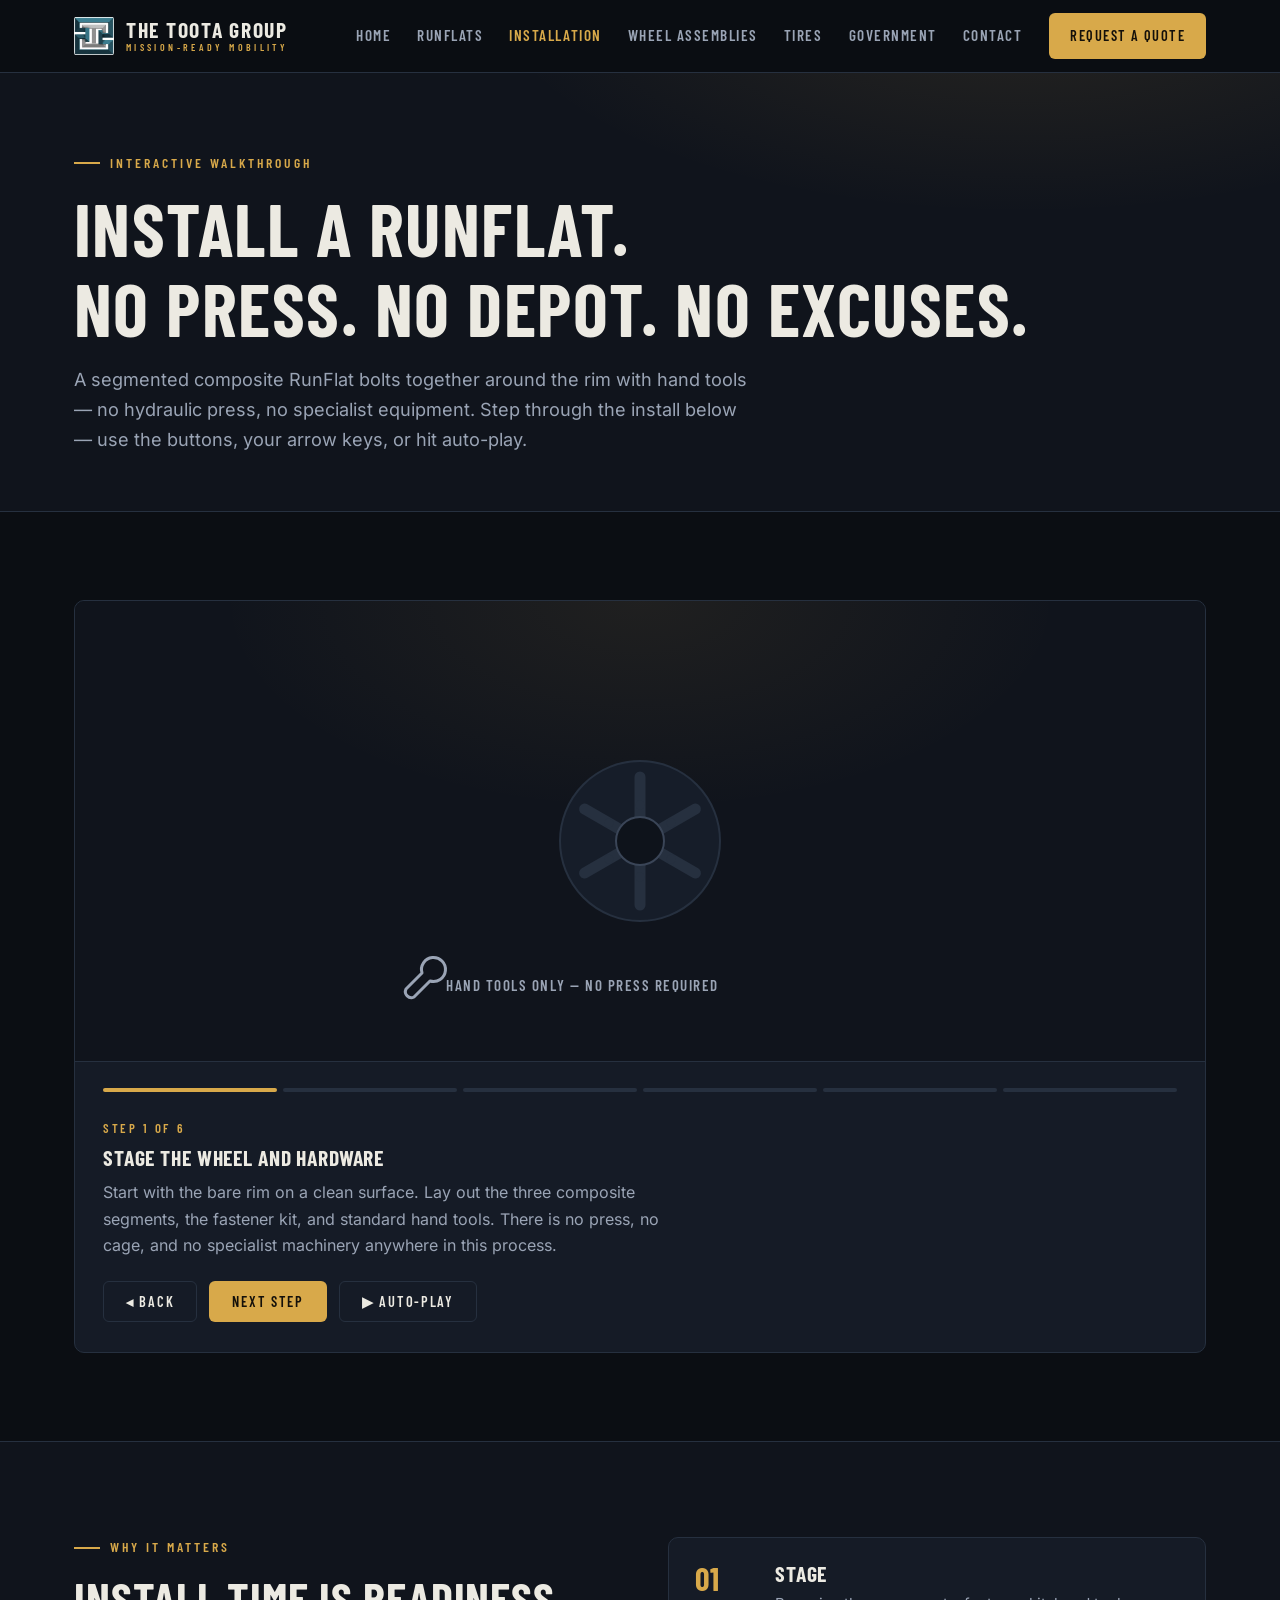
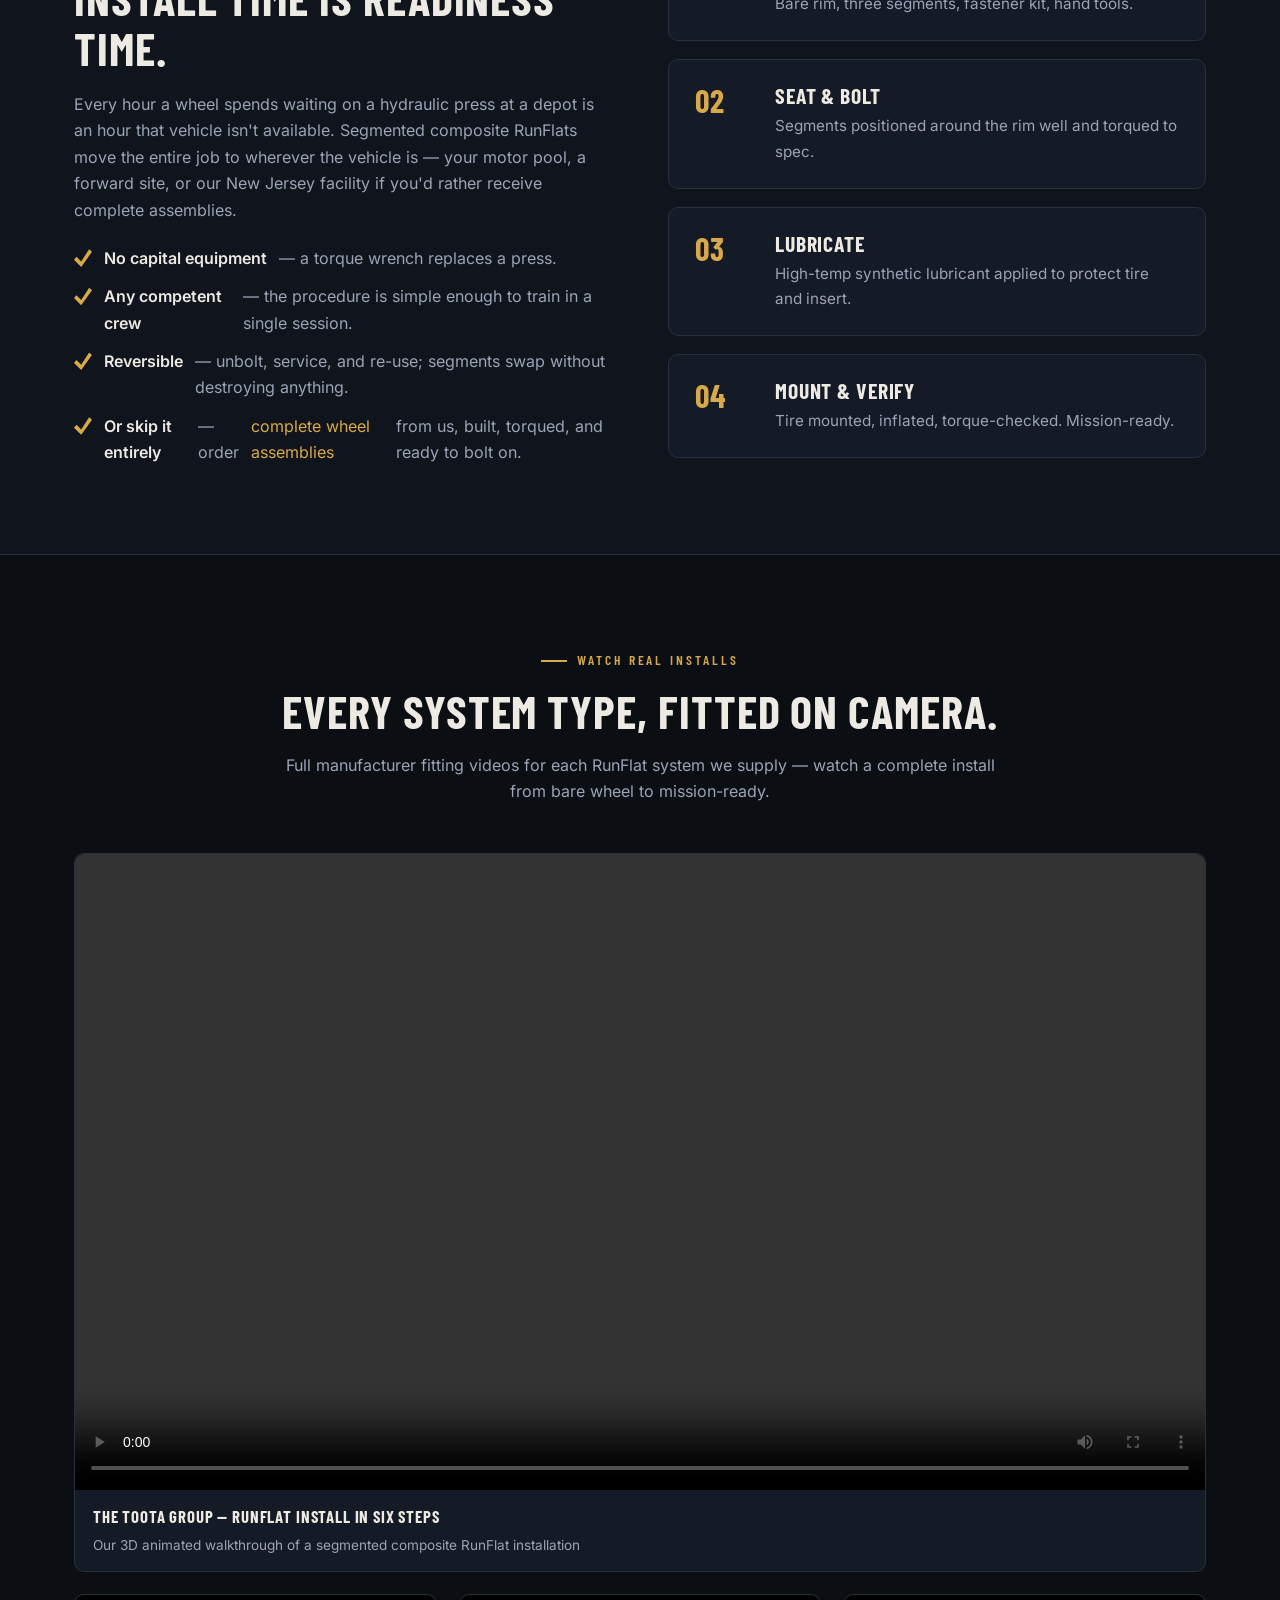
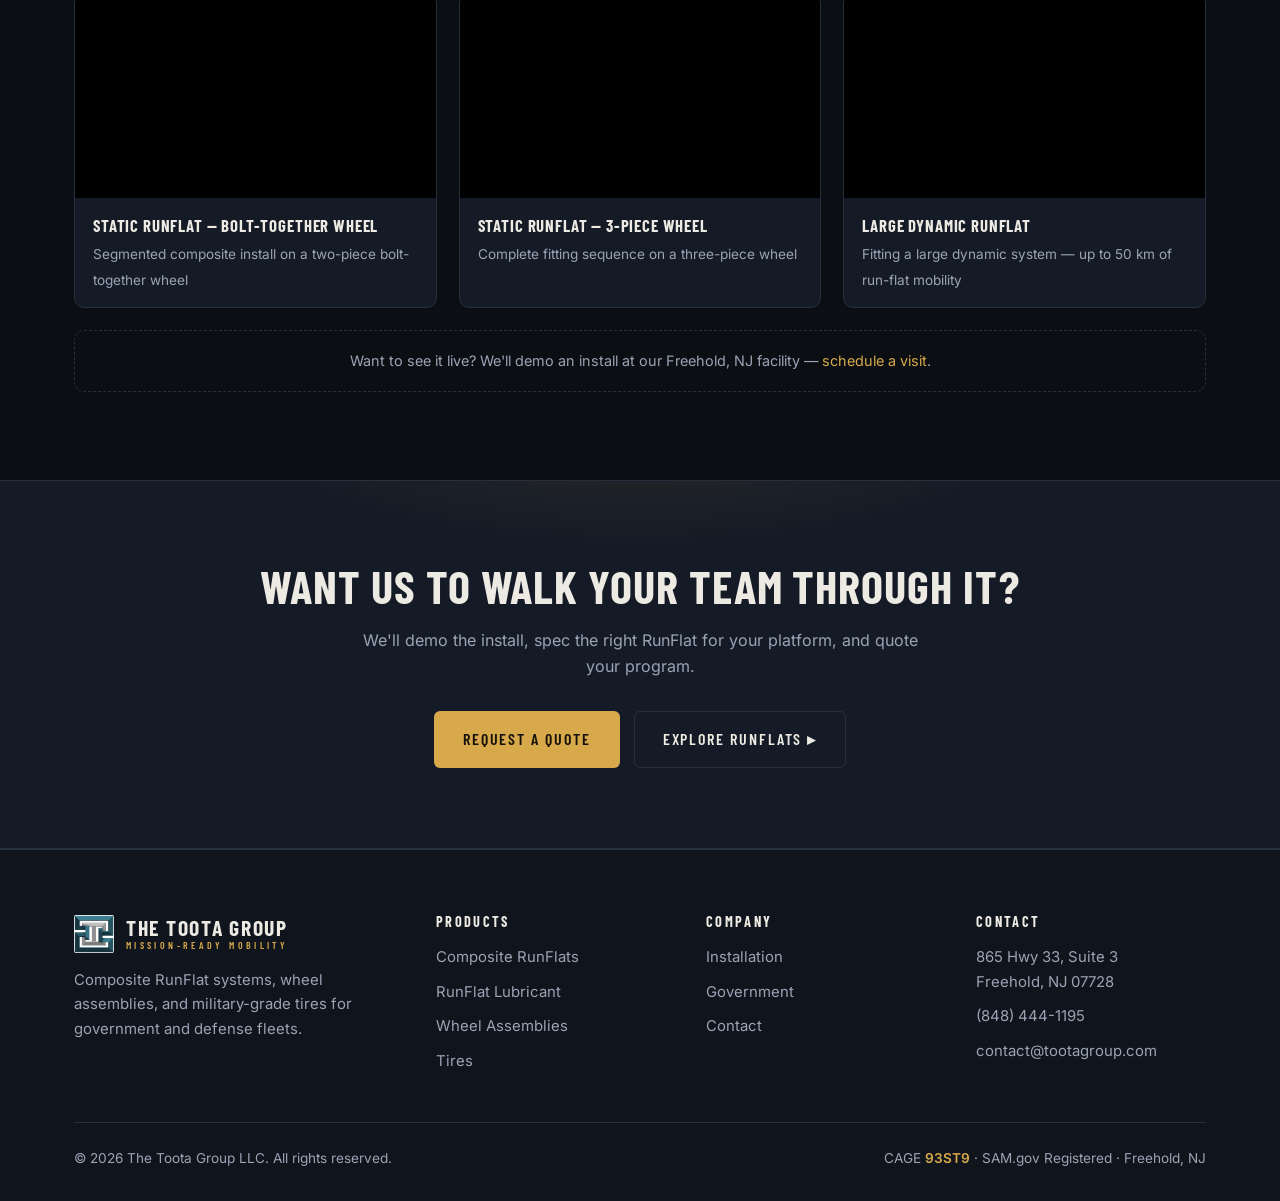
<file: installation.html>
<!DOCTYPE html>
<html lang="en">
<head>
<meta charset="UTF-8">
<meta name="viewport" content="width=device-width, initial-scale=1.0">
<title>RunFlat Installation — Interactive Walkthrough | The Toota Group</title>
<meta name="description" content="See how easy it is to install a segmented composite RunFlat: three bolt-together segments, hand tools only, no hydraulic press. Interactive step-by-step walkthrough.">
<link rel="canonical" href="https://thetootagroup.com/installation.html">
<meta property="og:type" content="website">
<meta property="og:site_name" content="The Toota Group">
<meta property="og:title" content="RunFlat Installation — Interactive Walkthrough | The Toota Group">
<meta property="og:description" content="See how easy it is to install a segmented composite RunFlat: three bolt-together segments, hand tools only, no hydraulic press. Interactive step-by-step walkthrough.">
<meta property="og:url" content="https://thetootagroup.com/installation.html">
<meta property="og:image" content="https://thetootagroup.com/assets/img/og-image.jpg">
<meta property="og:image:width" content="1200">
<meta property="og:image:height" content="630">
<meta name="twitter:card" content="summary_large_image">
<link rel="stylesheet" href="css/styles.css">
<link rel="icon" type="image/png" href="assets/favicon.png">
</head>
<body>

<header class="site-header">
  <div class="wrap">
    <a class="brand" href="index.html">
      <img class="brand-mark" src="assets/img/toota-mark.png" alt="The Toota Group logo" width="40" height="40">
      <span class="brand-name">The Toota Group<small>Mission-Ready Mobility</small></span>
    </a>
    <button class="nav-toggle" aria-label="Menu" aria-expanded="false"><span></span><span></span><span></span></button>
    <nav class="main-nav">
      <a href="index.html">Home</a>
      <a href="runflats.html">RunFlats</a>
      <a href="installation.html" class="active">Installation</a>
      <a href="wheel-assemblies.html">Wheel Assemblies</a>
      <a href="tires.html">Tires</a>
      <a href="government.html">Government</a>
      <a href="contact.html">Contact</a>
      <a href="contact.html" class="btn btn-gold">Request a Quote</a>
    </nav>
  </div>
</header>

<main>

  <section class="page-hero">
    <div class="wrap">
      <span class="kicker">Interactive Walkthrough</span>
      <h1>Install a RunFlat.<br>No press. No depot. No excuses.</h1>
      <p class="lead">A segmented composite RunFlat bolts together around the rim with hand tools — no hydraulic press, no specialist equipment. Step through the install below — use the buttons, your arrow keys, or hit auto-play.</p>
    </div>
  </section>

  <!-- ============ INTERACTIVE DEMO ============ -->
  <section class="section">
    <div class="wrap">
      <div class="demo-shell reveal" data-demo>
        <div class="demo-stage">
          <svg viewBox="0 0 560 420" aria-label="Animated RunFlat installation diagram">
            <!-- tire (step 5) -->
            <g data-step="5">
              <circle cx="280" cy="210" r="186" fill="none" stroke="#26303f" stroke-width="3" stroke-dasharray="6 10"/>
              <circle cx="280" cy="210" r="150" fill="none" stroke="#1a212e" stroke-width="56"/>
              <circle cx="280" cy="210" r="178" fill="none" stroke="#26303f" stroke-width="2"/>
              <circle cx="280" cy="210" r="122" fill="none" stroke="#26303f" stroke-width="2"/>
            </g>
            <!-- lubricant layer (step 4) -->
            <g data-step="4">
              <circle cx="280" cy="210" r="121" fill="none" stroke="#f0c46a" stroke-width="5" stroke-dasharray="10 8" opacity="0.85"/>
            </g>
            <!-- composite segments (step 2) -->
            <g>
              <path class="seg" data-step="2" data-in-transform="translate(0,0)" data-out-transform="translate(90px,-52px)"
                d="M287.3 105.3 A105 105 0 0 1 374.4 256.0" fill="none" stroke="#d8a94a" stroke-width="26" stroke-linecap="round"/>
              <path class="seg" data-step="2" data-in-transform="translate(0,0)" data-out-transform="translate(0,104px)"
                d="M367.0 268.7 A105 105 0 0 1 193.0 268.7" fill="none" stroke="#d8a94a" stroke-width="26" stroke-linecap="round"/>
              <path class="seg" data-step="2" data-in-transform="translate(0,0)" data-out-transform="translate(-90px,-52px)"
                d="M185.6 256.0 A105 105 0 0 1 272.7 105.3" fill="none" stroke="#d8a94a" stroke-width="26" stroke-linecap="round"/>
            </g>
            <!-- bolts (step 3) -->
            <g data-step="3">
              <circle cx="370.9" cy="262.5" r="7" fill="#0e131b" stroke="#f0c46a" stroke-width="2.5"/>
              <circle cx="189.1" cy="262.5" r="7" fill="#0e131b" stroke="#f0c46a" stroke-width="2.5"/>
              <circle cx="280" cy="105" r="7" fill="#0e131b" stroke="#f0c46a" stroke-width="2.5"/>
            </g>
            <!-- rim (always visible) -->
            <circle cx="280" cy="210" r="80" fill="#161d29" stroke="#26303f" stroke-width="2"/>
            <g stroke="#26303f" stroke-width="11" stroke-linecap="round">
              <line x1="280" y1="146" x2="280" y2="188"/>
              <line x1="335.4" y1="178" x2="299" y2="199"/>
              <line x1="335.4" y1="242" x2="299" y2="221"/>
              <line x1="280" y1="274" x2="280" y2="232"/>
              <line x1="224.6" y1="242" x2="261" y2="221"/>
              <line x1="224.6" y1="178" x2="261" y2="199"/>
            </g>
            <circle cx="280" cy="210" r="24" fill="#0e131b" stroke="#3a4557" stroke-width="2"/>
            <g fill="#26303f">
              <circle cx="280" cy="174" r="4.5"/><circle cx="311.2" cy="192" r="4.5"/><circle cx="311.2" cy="228" r="4.5"/>
              <circle cx="280" cy="246" r="4.5"/><circle cx="248.8" cy="228" r="4.5"/><circle cx="248.8" cy="192" r="4.5"/>
            </g>
            <!-- tools callout (steps 1-2) -->
            <g data-step="1" data-until="4" font-family="Barlow Condensed, sans-serif" letter-spacing="1.5">
              <path d="M46 358 l16 -16 a12 12 0 1 1 8 8 l-16 16 a6 6 0 0 1 -8 -8 Z" fill="none" stroke="#9aa4b5" stroke-width="3" stroke-linejoin="round"/>
              <text x="86" y="360" font-size="15" fill="#9aa4b5">HAND TOOLS ONLY — NO PRESS REQUIRED</text>
            </g>
            <!-- mission ready badge (step 6) -->
            <g data-step="6">
              <circle cx="470" cy="70" r="28" fill="none" stroke="#d8a94a" stroke-width="3"/>
              <path d="M457 70 l9 9 18 -20" fill="none" stroke="#d8a94a" stroke-width="4" stroke-linecap="round" stroke-linejoin="round"/>
              <text x="470" y="122" text-anchor="middle" font-family="Barlow Condensed, sans-serif" font-size="16" letter-spacing="2" fill="#d8a94a">MISSION READY</text>
            </g>
          </svg>
        </div>
        <div class="demo-controls">
          <div class="demo-progress" aria-hidden="true">
            <i></i><i></i><i></i><i></i><i></i><i></i>
          </div>
          <div class="demo-title-row">
            <div>
              <span class="demo-step-label" id="demo-step-label">Step 1 of 6</span>
              <h3 id="demo-step-title"></h3>
              <p id="demo-step-text"></p>
            </div>
          </div>
          <div class="demo-buttons">
            <button class="btn btn-ghost" id="demo-prev" type="button">◂ Back</button>
            <button class="btn btn-gold" id="demo-next" type="button">Next Step</button>
            <button class="btn btn-ghost" id="demo-play" type="button">▶ Auto-Play</button>
          </div>
        </div>
      </div>

      <script type="application/json" id="demo-data">
      [
        {"title":"Stage the wheel and hardware","text":"Start with the bare rim on a clean surface. Lay out the three composite segments, the fastener kit, and standard hand tools. There is no press, no cage, and no specialist machinery anywhere in this process."},
        {"title":"Seat the composite segments","text":"Position the three antiballistic composite segments around the rim well. Each segment is light enough for a single technician to handle and locate by hand."},
        {"title":"Bolt the segments together","text":"Join the segments with the supplied hardware and torque each fastener to specification. The bolted ring locks the RunFlat solidly to the rim."},
        {"title":"Apply the RunFlat lubricant","text":"Coat the assembly with high-temperature synthetic RunFlat lubricant. During run-flat operation it reduces friction between the tire and the insert, protecting both and extending run-flat range."},
        {"title":"Mount the tire","text":"Fit the tire over the installed RunFlat using standard tire-shop technique and seat the beads as normal."},
        {"title":"Inflate, torque-check, and roll","text":"Inflate to spec, verify bead seating and fastener torque, and the assembly is mission-ready — capable of up to 50 km of continued mobility after a full deflation."}
      ]
      </script>
    </div>
  </section>

  <!-- ============ WRITTEN PROCEDURE ============ -->
  <section class="section alt">
    <div class="wrap split">
      <div class="reveal">
        <span class="kicker">Why It Matters</span>
        <h2>Install time is readiness time.</h2>
        <p>Every hour a wheel spends waiting on a hydraulic press at a depot is an hour that vehicle isn't available. Segmented composite RunFlats move the entire job to wherever the vehicle is — your motor pool, a forward site, or our New Jersey facility if you'd rather receive complete assemblies.</p>
        <ul class="checks">
          <li><b>No capital equipment</b> — a torque wrench replaces a press.</li>
          <li><b>Any competent crew</b> — the procedure is simple enough to train in a single session.</li>
          <li><b>Reversible</b> — unbolt, service, and re-use; segments swap without destroying anything.</li>
          <li><b>Or skip it entirely</b> — order <a href="wheel-assemblies.html">complete wheel assemblies</a> from us, built, torqued, and ready to bolt on.</li>
        </ul>
      </div>
      <div class="reveal">
        <div class="steps">
          <div class="step-item"><div><h3>Stage</h3><p>Bare rim, three segments, fastener kit, hand tools.</p></div></div>
          <div class="step-item"><div><h3>Seat &amp; Bolt</h3><p>Segments positioned around the rim well and torqued to spec.</p></div></div>
          <div class="step-item"><div><h3>Lubricate</h3><p>High-temp synthetic lubricant applied to protect tire and insert.</p></div></div>
          <div class="step-item"><div><h3>Mount &amp; Verify</h3><p>Tire mounted, inflated, torque-checked. Mission-ready.</p></div></div>
        </div>
      </div>
    </div>
  </section>

  <!-- ============ FITTING VIDEOS ============ -->
  <section class="section">
    <div class="wrap">
      <div class="section-head center reveal">
        <span class="kicker">Watch Real Installs</span>
        <h2>Every system type, fitted on camera.</h2>
        <p>Full manufacturer fitting videos for each RunFlat system we supply — watch a complete install from bare wheel to mission-ready.</p>
      </div>
      <div class="video-grid reveal">
        <figure class="video-card" style="grid-column: 1 / -1;">
          <div class="video-frame">
            <video controls preload="metadata" style="position:absolute;inset:0;width:100%;height:100%;">
              <source src="assets/video/toota-runflat-install.mp4" type="video/mp4">
            </video>
          </div>
          <figcaption><b>The Toota Group — RunFlat Install in Six Steps</b><span>Our 3D animated walkthrough of a segmented composite RunFlat installation</span></figcaption>
        </figure>
        <figure class="video-card">
          <div class="video-frame">
            <iframe src="https://www.youtube-nocookie.com/embed/H7HridJgmIQ?rel=0" title="Static RunFlat fitting — bolt-together wheels" loading="lazy" allowfullscreen allow="accelerometer; encrypted-media; picture-in-picture"></iframe>
          </div>
          <figcaption><b>Static RunFlat — Bolt-Together Wheel</b><span>Segmented composite install on a two-piece bolt-together wheel</span></figcaption>
        </figure>
        <figure class="video-card">
          <div class="video-frame">
            <iframe src="https://www.youtube-nocookie.com/embed/1CtfKFADqVw?rel=0" title="Static RunFlat fitting — 3-piece wheel" loading="lazy" allowfullscreen allow="accelerometer; encrypted-media; picture-in-picture"></iframe>
          </div>
          <figcaption><b>Static RunFlat — 3-Piece Wheel</b><span>Complete fitting sequence on a three-piece wheel</span></figcaption>
        </figure>
        <figure class="video-card">
          <div class="video-frame">
            <iframe src="https://www.youtube-nocookie.com/embed/HY6Bp82AUs0?rel=0" title="Large Dynamic RunFlat fitting" loading="lazy" allowfullscreen allow="accelerometer; encrypted-media; picture-in-picture"></iframe>
          </div>
          <figcaption><b>Large Dynamic RunFlat</b><span>Fitting a large dynamic system — up to 50 km of run-flat mobility</span></figcaption>
        </figure>
      </div>
      <!--
        WHEN TOOTA'S OWN FILMED INSTALL IS READY:
        Add it as the first .video-card above (or replace this grid) —
        same markup, your YouTube video ID.
      -->
      <p class="notice reveal" style="margin-top:22px;text-align:center;">Want to see it live? We'll demo an install at our Freehold, NJ facility — <a href="contact.html">schedule a visit</a>.</p>
    </div>
  </section>

  <!-- ============ CTA ============ -->
  <section class="cta-band">
    <div class="wrap reveal">
      <h2>Want us to walk your team through it?</h2>
      <p>We'll demo the install, spec the right RunFlat for your platform, and quote your program.</p>
      <div class="hero-actions">
        <a class="btn btn-gold" href="contact.html">Request a Quote</a>
        <a class="btn btn-ghost" href="runflats.html">Explore RunFlats ▸</a>
      </div>
    </div>
  </section>

</main>

<footer class="site-footer">
  <div class="wrap">
    <div class="footer-grid">
      <div class="footer-brand">
        <a class="brand" href="index.html">
          <img class="brand-mark" src="assets/img/toota-mark.png" alt="The Toota Group logo" width="40" height="40">
          <span class="brand-name">The Toota Group<small>Mission-Ready Mobility</small></span>
        </a>
        <p>Composite RunFlat systems, wheel assemblies, and military-grade tires for government and defense fleets.</p>
      </div>
      <div>
        <h4>Products</h4>
        <ul>
          <li><a href="runflats.html">Composite RunFlats</a></li>
          <li><a href="runflats.html#lubricant">RunFlat Lubricant</a></li>
          <li><a href="wheel-assemblies.html">Wheel Assemblies</a></li>
          <li><a href="tires.html">Tires</a></li>
        </ul>
      </div>
      <div>
        <h4>Company</h4>
        <ul>
          <li><a href="installation.html">Installation</a></li>
          <li><a href="government.html">Government</a></li>
          <li><a href="contact.html">Contact</a></li>
        </ul>
      </div>
      <div>
        <h4>Contact</h4>
        <ul>
          <li>865 Hwy 33, Suite 3<br>Freehold, NJ 07728</li>
          <li><a href="tel:+18484441195">(848) 444-1195</a></li>
          <li><a href="mailto:contact@tootagroup.com">contact@tootagroup.com</a></li>
        </ul>
      </div>
    </div>
    <div class="footer-meta">
      <span>© <span id="year"></span> The Toota Group LLC. All rights reserved.</span>
      <span>CAGE <b>93ST9</b> · SAM.gov Registered · Freehold, NJ</span>
    </div>
  </div>
</footer>

<script src="js/main.js"></script>
</body>
</html>
</file>
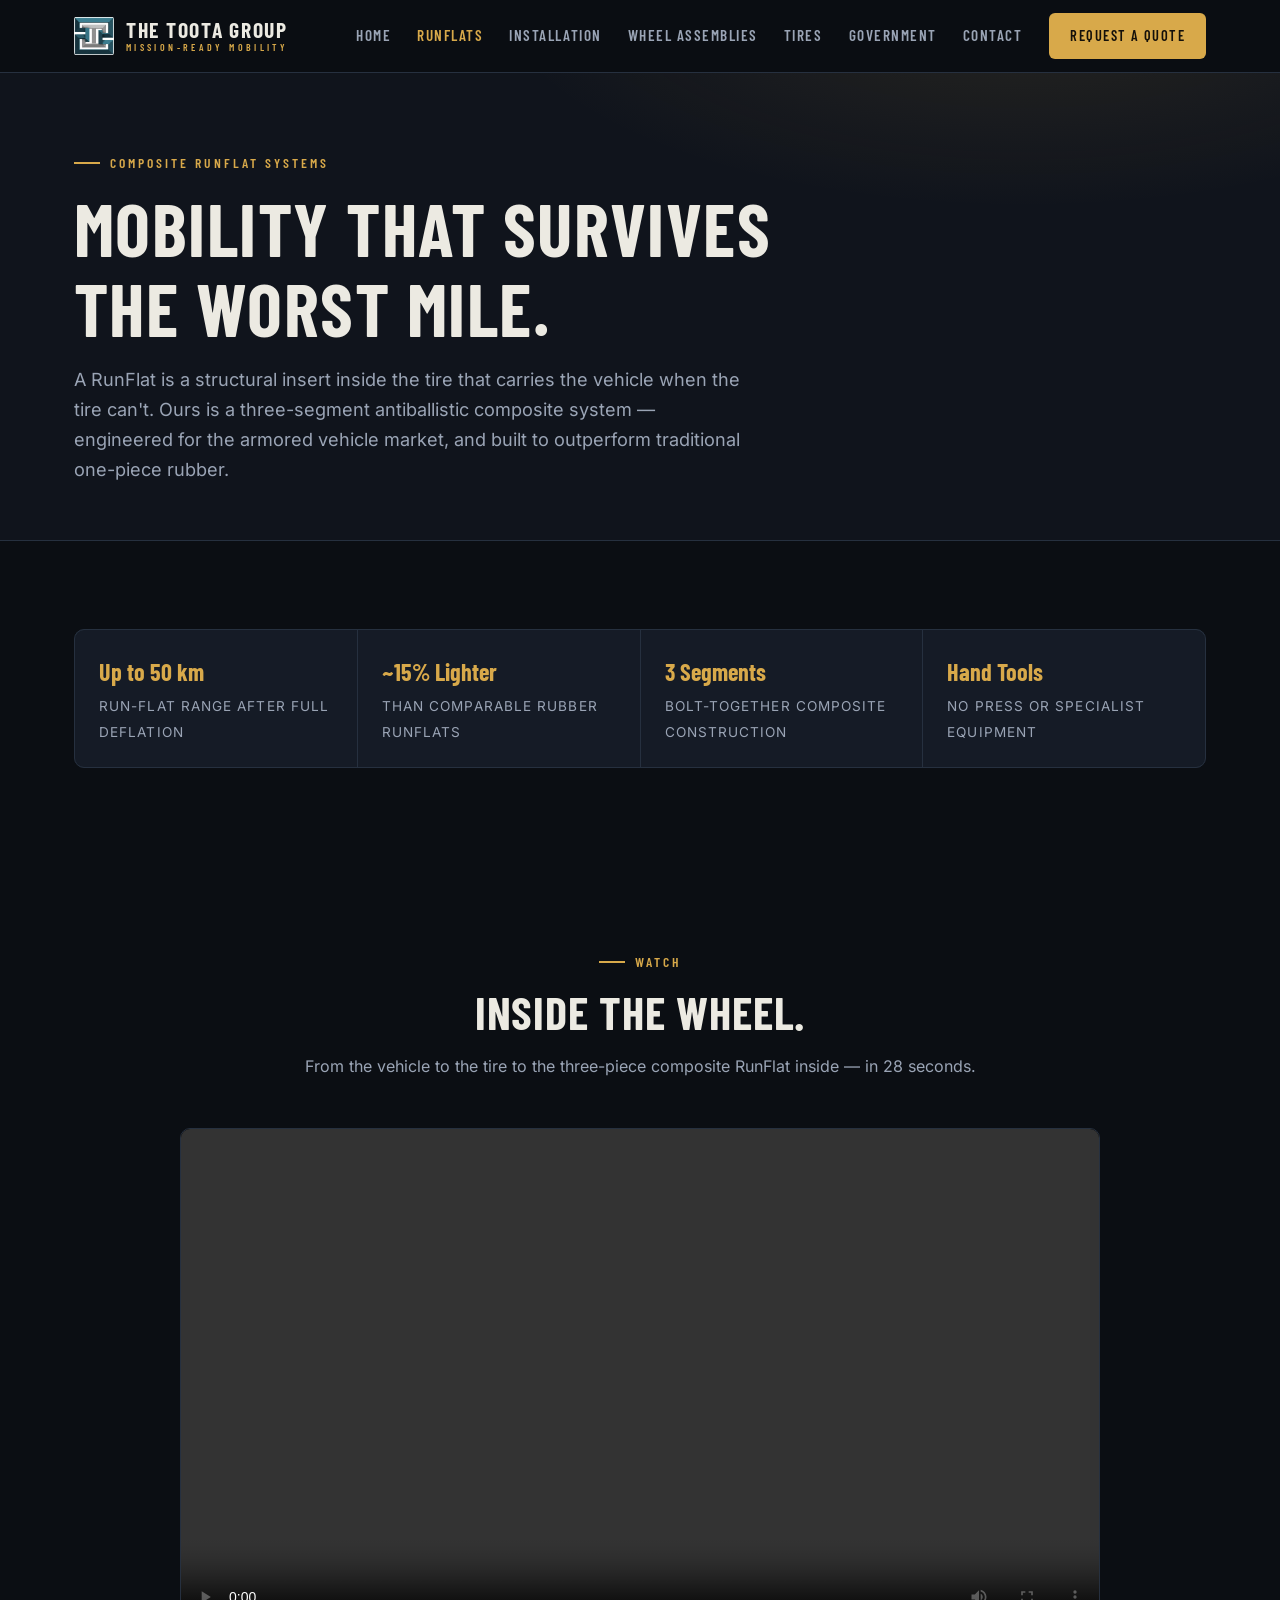
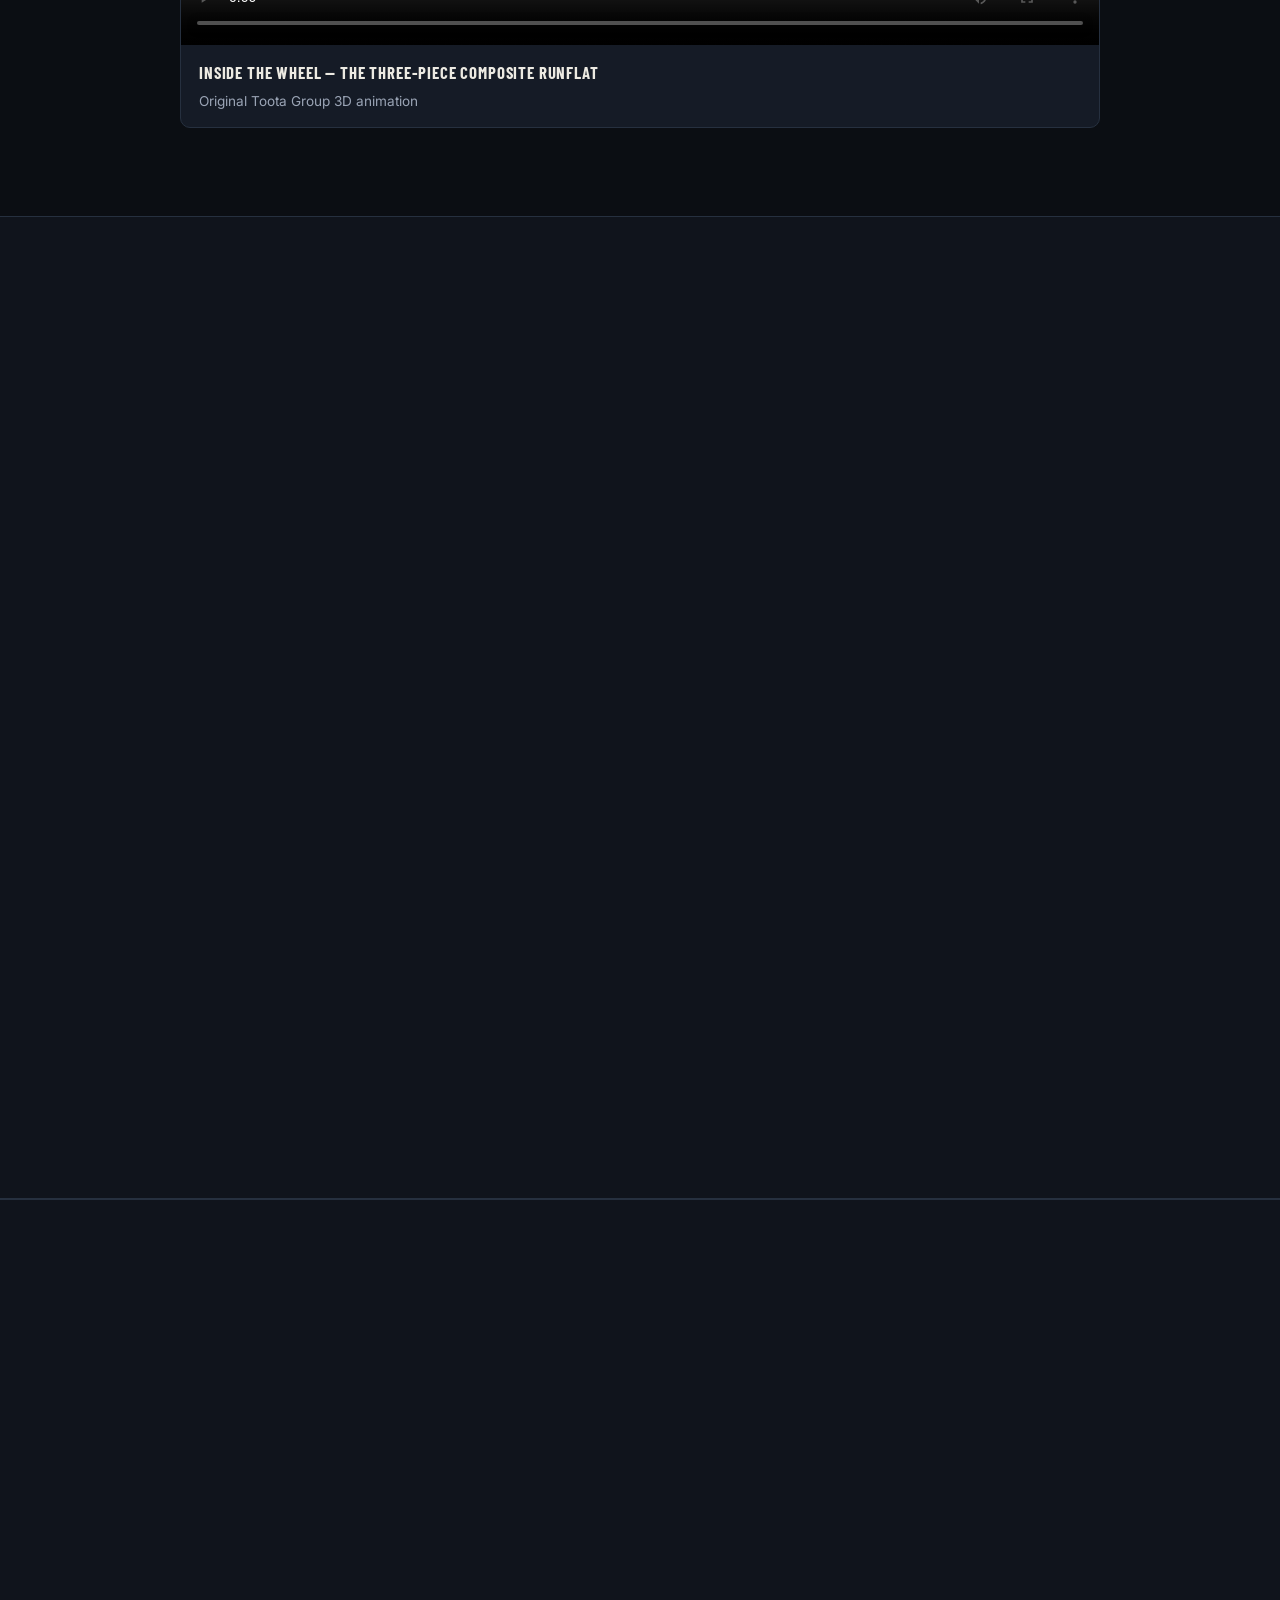
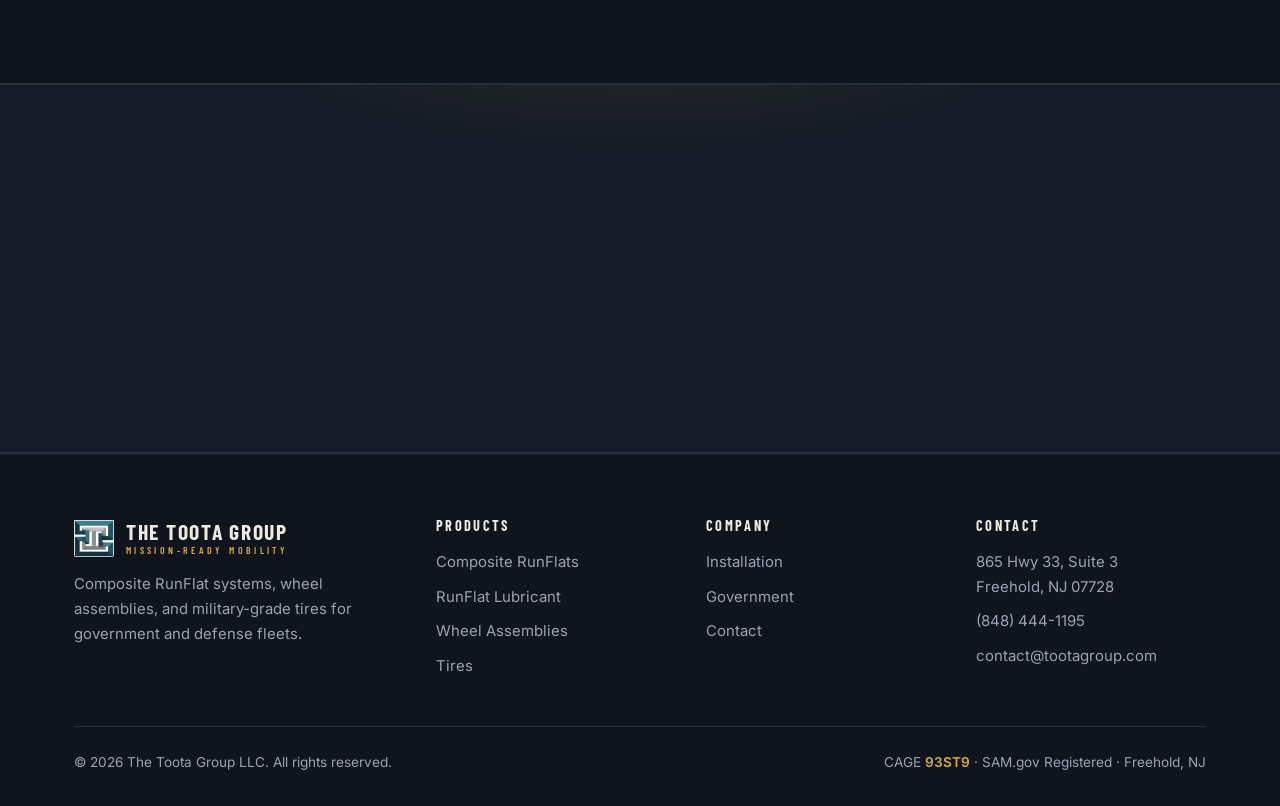
<file: runflats.html>
<!DOCTYPE html>
<html lang="en">
<head>
<meta charset="UTF-8">
<meta name="viewport" content="width=device-width, initial-scale=1.0">
<title>Composite RunFlat Systems &amp; RunFlat Lubricant | The Toota Group</title>
<meta name="description" content="Segmented antiballistic composite RunFlat systems: up to 50 km of run-flat mobility, ~15% lighter than rubber, hand-tool installation. Plus high-temperature synthetic RunFlat lubricant.">
<link rel="canonical" href="https://thetootagroup.com/runflats.html">
<meta property="og:type" content="website">
<meta property="og:site_name" content="The Toota Group">
<meta property="og:title" content="Composite RunFlat Systems & RunFlat Lubricant | The Toota Group">
<meta property="og:description" content="Segmented antiballistic composite RunFlat systems: up to 50 km of run-flat mobility, ~15% lighter than rubber, hand-tool installation. Plus high-temperature synthetic RunFlat lubricant.">
<meta property="og:url" content="https://thetootagroup.com/runflats.html">
<meta property="og:image" content="https://thetootagroup.com/assets/img/og-image.jpg">
<meta property="og:image:width" content="1200">
<meta property="og:image:height" content="630">
<meta name="twitter:card" content="summary_large_image">
<link rel="stylesheet" href="css/styles.css">
<link rel="icon" type="image/png" href="assets/favicon.png">
</head>
<body>

<header class="site-header">
  <div class="wrap">
    <a class="brand" href="index.html">
      <img class="brand-mark" src="assets/img/toota-mark.png" alt="The Toota Group logo" width="40" height="40">
      <span class="brand-name">The Toota Group<small>Mission-Ready Mobility</small></span>
    </a>
    <button class="nav-toggle" aria-label="Menu" aria-expanded="false"><span></span><span></span><span></span></button>
    <nav class="main-nav">
      <a href="index.html">Home</a>
      <a href="runflats.html" class="active">RunFlats</a>
      <a href="installation.html">Installation</a>
      <a href="wheel-assemblies.html">Wheel Assemblies</a>
      <a href="tires.html">Tires</a>
      <a href="government.html">Government</a>
      <a href="contact.html">Contact</a>
      <a href="contact.html" class="btn btn-gold">Request a Quote</a>
    </nav>
  </div>
</header>

<main>

  <section class="page-hero">
    <div class="wrap">
      <span class="kicker">Composite RunFlat Systems</span>
      <h1>Mobility that survives<br>the worst mile.</h1>
      <p class="lead">A RunFlat is a structural insert inside the tire that carries the vehicle when the tire can't. Ours is a three-segment antiballistic composite system — engineered for the armored vehicle market, and built to outperform traditional one-piece rubber.</p>
    </div>
  </section>

  <!-- ============ KEY SPECS ============ -->
  <section class="section">
    <div class="wrap">
      <div class="spec-grid reveal">
        <div class="spec"><b>Up to 50 km</b><span>Run-flat range after full deflation</span></div>
        <div class="spec"><b>~15% Lighter</b><span>Than comparable rubber runflats</span></div>
        <div class="spec"><b>3 Segments</b><span>Bolt-together composite construction</span></div>
        <div class="spec"><b>Hand Tools</b><span>No press or specialist equipment</span></div>
      </div>
    </div>
  </section>

  <!-- ============ INSIDE THE WHEEL VIDEO ============ -->
  <section class="section">
    <div class="wrap">
      <div class="section-head center reveal">
        <span class="kicker">Watch</span>
        <h2>Inside the wheel.</h2>
        <p>From the vehicle to the tire to the three-piece composite RunFlat inside — in 28 seconds.</p>
      </div>
      <figure class="video-card reveal" style="max-width:920px;margin:0 auto;">
        <div class="video-frame">
          <video controls preload="metadata" style="position:absolute;inset:0;width:100%;height:100%;">
            <source src="assets/video/toota-inside-the-wheel.mp4" type="video/mp4">
          </video>
        </div>
        <figcaption><b>Inside the Wheel — The Three-Piece Composite RunFlat</b><span>Original Toota Group 3D animation</span></figcaption>
      </figure>
    </div>
  </section>

  <!-- ============ 3D VIEWER ============ -->
  <section class="section alt">
    <div class="wrap">
      <div class="section-head reveal">
        <span class="kicker">Interactive 3D</span>
        <h2>Turn it. Zoom it. Take it apart.</h2>
        <p>This is the three-piece composite RunFlat on its rim. Drag to rotate, scroll or pinch to zoom, and slide to explode the assembly.</p>
      </div>
      <div class="demo-shell reveal">
        <div id="rf3d" style="height:520px;position:relative;display:flex;align-items:center;justify-content:center;color:#9aa4b5;font:600 15px 'Barlow Condensed',sans-serif;letter-spacing:.15em;">LOADING 3D VIEWER…</div>
        <div class="explode-control">
          <span class="ex-tag">Assembled</span>
          <input type="range" class="explode" id="rf3d-explode" min="0" max="100" value="0" aria-label="Explode or assemble the RunFlat">
          <span class="ex-tag">Exploded</span>
        </div>
      </div>
    </div>
  </section>

  <!-- ============ HOW IT WORKS ============ -->
  <section class="section alt">
    <div class="wrap split">
      <div class="reveal">
        <span class="kicker">How It Works</span>
        <h2>A composite ring that carries the load when the air is gone.</h2>
        <p>Three antiballistic composite segments bolt around the wheel rim inside the tire. Under normal driving they're along for the ride. The moment the tire loses pressure — from ballistic damage, terrain, or sabotage — the RunFlat becomes the load path, keeping the tire on the bead and the vehicle under the driver's control.</p>
        <ul class="checks">
          <li><b>Keeps the driver in control</b> after ballistic or terrain-related tire damage.</li>
          <li><b>Holds the bead</b> so the deflated tire stays seated at speed and under maneuver.</li>
          <li><b>Composite, not rubber</b> — less unsprung mass at every corner of the vehicle.</li>
          <li><b>Field-serviceable</b> — unbolts for inspection or replacement without a depot.</li>
        </ul>
      </div>
      <div class="panel-art reveal" aria-hidden="true">
        <svg viewBox="0 0 440 360">
          <!-- cross-section: tire with runflat -->
          <g>
            <!-- tire outline -->
            <path d="M90 300 L90 130 Q90 70 150 62 L290 62 Q350 70 350 130 L350 300" fill="none" stroke="#26303f" stroke-width="3"/>
            <path d="M120 300 L120 140 Q120 96 160 90 L280 90 Q320 96 320 140 L320 300" fill="none" stroke="#26303f" stroke-width="2" stroke-dasharray="5 6"/>
            <!-- tread -->
            <g stroke="#3a4557" stroke-width="4">
              <line x1="150" y1="62" x2="150" y2="50"/><line x1="180" y1="60" x2="180" y2="48"/>
              <line x1="220" y1="59" x2="220" y2="47"/><line x1="260" y1="60" x2="260" y2="48"/>
              <line x1="290" y1="62" x2="290" y2="50"/>
            </g>
            <!-- runflat insert (signature blue) -->
            <rect x="150" y="150" width="140" height="90" rx="14" fill="#2493b8" opacity="0.95"/>
            <circle cx="220" cy="195" r="7" fill="#0e131b"/>
            <!-- lubricant film -->
            <path d="M140 138 Q220 118 300 138" fill="none" stroke="#f0c46a" stroke-width="4" stroke-dasharray="8 7"/>
            <!-- rim -->
            <rect x="130" y="240" width="180" height="26" rx="6" fill="#161d29" stroke="#3a4557" stroke-width="2"/>
            <rect x="185" y="266" width="70" height="46" fill="#161d29" stroke="#3a4557" stroke-width="2"/>
            <!-- labels -->
            <g font-family="Barlow Condensed, sans-serif" font-size="14" letter-spacing="1.5" fill="#9aa4b5">
              <text x="20" y="36" fill="#d8a94a">CROSS-SECTION</text>
              <line x1="290" y1="185" x2="376" y2="160" stroke="#3a4557" stroke-width="1.5"/>
              <text x="352" y="150" fill="#d8a94a">COMPOSITE</text>
              <text x="352" y="166" fill="#d8a94a">RUNFLAT</text>
              <line x1="298" y1="132" x2="380" y2="104" stroke="#3a4557" stroke-width="1.5"/>
              <text x="360" y="94" fill="#f0c46a">LUBRICANT</text>
              <line x1="310" y1="253" x2="386" y2="253" stroke="#3a4557" stroke-width="1.5"/>
              <text x="392" y="258" fill="#9aa4b5">RIM</text>
              <line x1="96" y1="90" x2="46" y2="112" stroke="#3a4557" stroke-width="1.5"/>
              <text x="20" y="130" fill="#9aa4b5">TIRE</text>
            </g>
          </g>
        </svg>
      </div>
    </div>
  </section>

  <!-- ============ WHY SEGMENTED ============ -->
  <section class="section">
    <div class="wrap">
      <div class="section-head reveal">
        <span class="kicker">Why Segmented Composite</span>
        <h2>Why segmented composite.</h2>
        <p>Segmented composite construction delivers advantages a solid rubber insert can't — at every corner of the vehicle.</p>
      </div>
      <div class="card-grid">
        <div class="card reveal">
          <svg class="icon" viewBox="0 0 48 48" fill="none" stroke="currentColor" stroke-width="2.5" stroke-linecap="round"><path d="M8 34 L24 10 L40 34"/><line x1="14" y1="40" x2="34" y2="40"/></svg>
          <h3>Lighter Corner Weight</h3>
          <p>Roughly 15% lighter than rubber equivalents. Multiply that across every wheel position and you get back payload, fuel economy, and suspension life.</p>
        </div>
        <div class="card reveal">
          <svg class="icon" viewBox="0 0 48 48" fill="none" stroke="currentColor" stroke-width="2.5" stroke-linecap="round" stroke-linejoin="round"><path d="M30 6 l-18 22 h10 l-4 14 18-22 h-10 Z"/></svg>
          <h3>Faster to Field</h3>
          <p>Bolt-together segments install with hand tools. No hydraulic press, no fitting machine, no shipping wheels to a depot and waiting.</p>
        </div>
        <div class="card reveal">
          <svg class="icon" viewBox="0 0 48 48" fill="none" stroke="currentColor" stroke-width="2.5" stroke-linecap="round" stroke-linejoin="round"><path d="M24 4 L40 10 v12 c0 10-7 17-16 22 C15 39 8 32 8 22 V10 Z"/></svg>
          <h3>Built for Armor</h3>
          <p>Antiballistic composite designed for the armored and security vehicle market — protection engineered in, not just mass added on.</p>
        </div>
        <div class="card reveal">
          <svg class="icon" viewBox="0 0 48 48" fill="none" stroke="currentColor" stroke-width="2.5" stroke-linecap="round" stroke-linejoin="round"><path d="M8 24 a16 16 0 1 1 5 11.6"/><path d="M8 36 v-8 h8"/></svg>
          <h3>Serviceable, Reusable</h3>
          <p>Unbolt to inspect, service, or transfer between wheels. A segmented system is an asset you maintain, not a consumable you press in once.</p>
        </div>
      </div>
    </div>
  </section>

  <!-- ============ PHOTOS ============ -->
  <section class="section">
    <div class="wrap">
      <div class="section-head reveal">
        <span class="kicker">In Stock, In House</span>
        <h2>Not a stock photo. Our floor.</h2>
        <p>Composite RunFlat segments staged and palletized at our New Jersey facility, ready to install or ship.</p>
      </div>
      <div class="photo-grid reveal">
        <figure style="grid-column: span 2;">
          <img src="assets/img/runflat-segments.jpg" alt="Pallets of composite RunFlat segments staged in the Toota Group warehouse" loading="lazy">
          <figcaption>Composite RunFlat segments, palletized in our warehouse</figcaption>
        </figure>
        <figure>
          <img src="assets/img/runflat-segments-wrapped.jpg" alt="Shrink-wrapped pallet of composite RunFlat segments ready to ship" loading="lazy">
          <figcaption>Wrapped and ready to ship</figcaption>
        </figure>
      </div>
    </div>
  </section>


  <!-- ============ LUBRICANT ============ -->
  <section class="section alt" id="lubricant">
    <div class="wrap split reverse">
      <div class="reveal">
        <span class="kicker">RunFlat Lubricant</span>
        <h2>The unsung hero of run-flat range.</h2>
        <p>When a tire runs deflated, it drags against the insert and generates serious heat. Our high-temperature synthetic RunFlat lubricant goes in at installation and slashes that friction — protecting the tire, protecting the insert, and extending how far you can actually drive on a flat.</p>
        <ul class="checks">
          <li><b>High-temperature synthetic formulation</b> — stable under sustained run-flat heat.</li>
          <li><b>Applied once, at install</b> — no in-service maintenance.</li>
          <li><b>Protects both components</b> — tire carcass and composite insert.</li>
          <li><b>Available with every RunFlat order</b> — or supplied separately for your existing fleet program.</li>
        </ul>
        <div class="hero-actions" style="margin-top:30px;">
          <a class="btn btn-gold" href="contact.html">Quote Lubricant Supply</a>
        </div>
      </div>
      <div class="reveal" style="text-align:center;">
        <img src="assets/img/lubricant-tube.png" alt="The Toota Group RunFlat Lubricant applicator tube" loading="lazy" style="max-height:440px;margin:0 auto;filter:drop-shadow(0 24px 40px rgba(0,0,0,.5));">
      </div>
    </div>
  </section>

  <!-- ============ BUY LUBRICANT ============ -->
  <section class="section" id="buy-lubricant">
    <div class="wrap">
      <div class="section-head center reveal">
        <span class="kicker">Order RunFlat Lubricant</span>
        <h2>Buy it by the tube or the drum.</h2>
        <p>Toota RunFlat Lubricant is available on its own — not just with our systems. Whether you're topping off a single install or supplying a whole fleet program, order the size that fits.</p>
      </div>
      <div class="product-grid reveal">
        <figure class="product-card">
          <div class="product-media"><img src="assets/img/lubricant-tube.png" alt="RunFlat Lubricant applicator tube, 12 fl oz"></div>
          <div class="product-body">
            <h3>Applicator Tube</h3>
            <p class="product-spec">12 fl oz (355 mL) · Standard cartridge</p>
            <p>Perfect for single installs and field top-offs. Fits a standard caulk gun for controlled application.</p>
            <a class="btn btn-gold" href="contact.html">Request Pricing</a>
          </div>
        </figure>
        <figure class="product-card">
          <div class="product-media"><img src="assets/img/lubricant-drum.png" alt="RunFlat Lubricant 55 gallon drum"></div>
          <div class="product-body">
            <h3>55-Gallon Drum</h3>
            <p class="product-spec">55 U.S. gallons · Bulk fleet supply</p>
            <p>Bulk high-temperature synthetic for depots, assembly lines, and fleet-wide programs. Volume pricing available.</p>
            <a class="btn btn-gold" href="contact.html">Request Pricing</a>
          </div>
        </figure>
      </div>
      <p class="notice reveal" style="margin-top:22px;text-align:center;">Government &amp; volume orders welcome — CAGE 93ST9. <a href="contact.html">Request a quote</a> or call <a href="tel:+18484441195">(848) 444-1195</a>.</p>
    </div>
  </section>

  <!-- ============ PLATFORMS ============ -->
  <section class="section">
    <div class="wrap">
      <div class="section-head reveal">
        <span class="kicker">Applications</span>
        <h2>Sized to your platform.</h2>
        <p>RunFlat systems are specified per wheel and tire size. Send us your platform, rim size, and tire spec — we'll match the right system and quote it, standalone or as part of a complete wheel assembly.</p>
      </div>
      <div class="tags reveal">
        <span>Armored &amp; tactical vehicles</span>
        <span>Light tactical trucks</span>
        <span>Military trailers</span>
        <span>Security &amp; VIP fleets</span>
        <span>Law-enforcement vehicles</span>
        <span>Heavy equipment support</span>
        <span>Specialty government fleets</span>
      </div>
    </div>
  </section>

  <!-- ============ FAQ ============ -->
  <section class="section alt">
    <div class="wrap">
      <div class="section-head reveal">
        <span class="kicker">Questions</span>
        <h2>RunFlat FAQ</h2>
      </div>
      <div class="faq reveal">
        <details>
          <summary>How far can a vehicle drive after losing tire pressure?</summary>
          <p>With the system fitted and lubricated, up to 50 km of continued mobility is achievable following ballistic or terrain-related deflation — enough to leave the threat area and reach support, not just limp to the shoulder.</p>
        </details>
        <details>
          <summary>Do we need special equipment to install these?</summary>
          <p>No. That's the point. The three composite segments bolt together around the rim with standard hand tools and a torque wrench. See the <a href="installation.html">interactive installation walkthrough</a>.</p>
        </details>
        <details>
          <summary>How much weight does composite save over rubber?</summary>
          <p>Typically around 15% versus a comparable rubber runflat — and that's rotating, unsprung mass, where weight savings pay off most in handling, fuel, and component life.</p>
        </details>
        <details>
          <summary>Is the lubricant required?</summary>
          <p>Strongly recommended. Run-flat operation generates friction heat between tire and insert; the high-temperature synthetic lubricant is what keeps that heat from destroying the tire early and cutting your run-flat range short.</p>
        </details>
        <details>
          <summary>Can Toota supply the complete wheel — not just the insert?</summary>
          <p>Yes. We build <a href="wheel-assemblies.html">complete single and two-piece wheel assemblies</a> — rim, RunFlat, lubricant, and tire — mounted, torqued, optionally CARC-painted, and delivered ready to bolt on.</p>
        </details>
      </div>
    </div>
  </section>

  <!-- ============ CTA ============ -->
  <section class="cta-band">
    <div class="wrap reveal">
      <h2>Spec a RunFlat for your platform.</h2>
      <p>Send your rim and tire sizes — we'll respond with a matched system and pricing.</p>
      <div class="hero-actions">
        <a class="btn btn-gold" href="contact.html">Request a Quote</a>
        <a class="btn btn-ghost" href="installation.html">See the Install ▸</a>
      </div>
    </div>
  </section>

</main>

<footer class="site-footer">
  <div class="wrap">
    <div class="footer-grid">
      <div class="footer-brand">
        <a class="brand" href="index.html">
          <img class="brand-mark" src="assets/img/toota-mark.png" alt="The Toota Group logo" width="40" height="40">
          <span class="brand-name">The Toota Group<small>Mission-Ready Mobility</small></span>
        </a>
        <p>Composite RunFlat systems, wheel assemblies, and military-grade tires for government and defense fleets.</p>
      </div>
      <div>
        <h4>Products</h4>
        <ul>
          <li><a href="runflats.html">Composite RunFlats</a></li>
          <li><a href="runflats.html#lubricant">RunFlat Lubricant</a></li>
          <li><a href="wheel-assemblies.html">Wheel Assemblies</a></li>
          <li><a href="tires.html">Tires</a></li>
        </ul>
      </div>
      <div>
        <h4>Company</h4>
        <ul>
          <li><a href="installation.html">Installation</a></li>
          <li><a href="government.html">Government</a></li>
          <li><a href="contact.html">Contact</a></li>
        </ul>
      </div>
      <div>
        <h4>Contact</h4>
        <ul>
          <li>865 Hwy 33, Suite 3<br>Freehold, NJ 07728</li>
          <li><a href="tel:+18484441195">(848) 444-1195</a></li>
          <li><a href="mailto:contact@tootagroup.com">contact@tootagroup.com</a></li>
        </ul>
      </div>
    </div>
    <div class="footer-meta">
      <span>© <span id="year"></span> The Toota Group LLC. All rights reserved.</span>
      <span>CAGE <b>93ST9</b> · SAM.gov Registered · Freehold, NJ</span>
    </div>
  </div>
</footer>

<script src="js/main.js"></script>
<script type="importmap">{ "imports": { "three": "./assets/js/three.module.min.js" } }</script>
<script type="module" src="assets/js/runflat-viewer.js"></script>
</body>
</html>
</file>
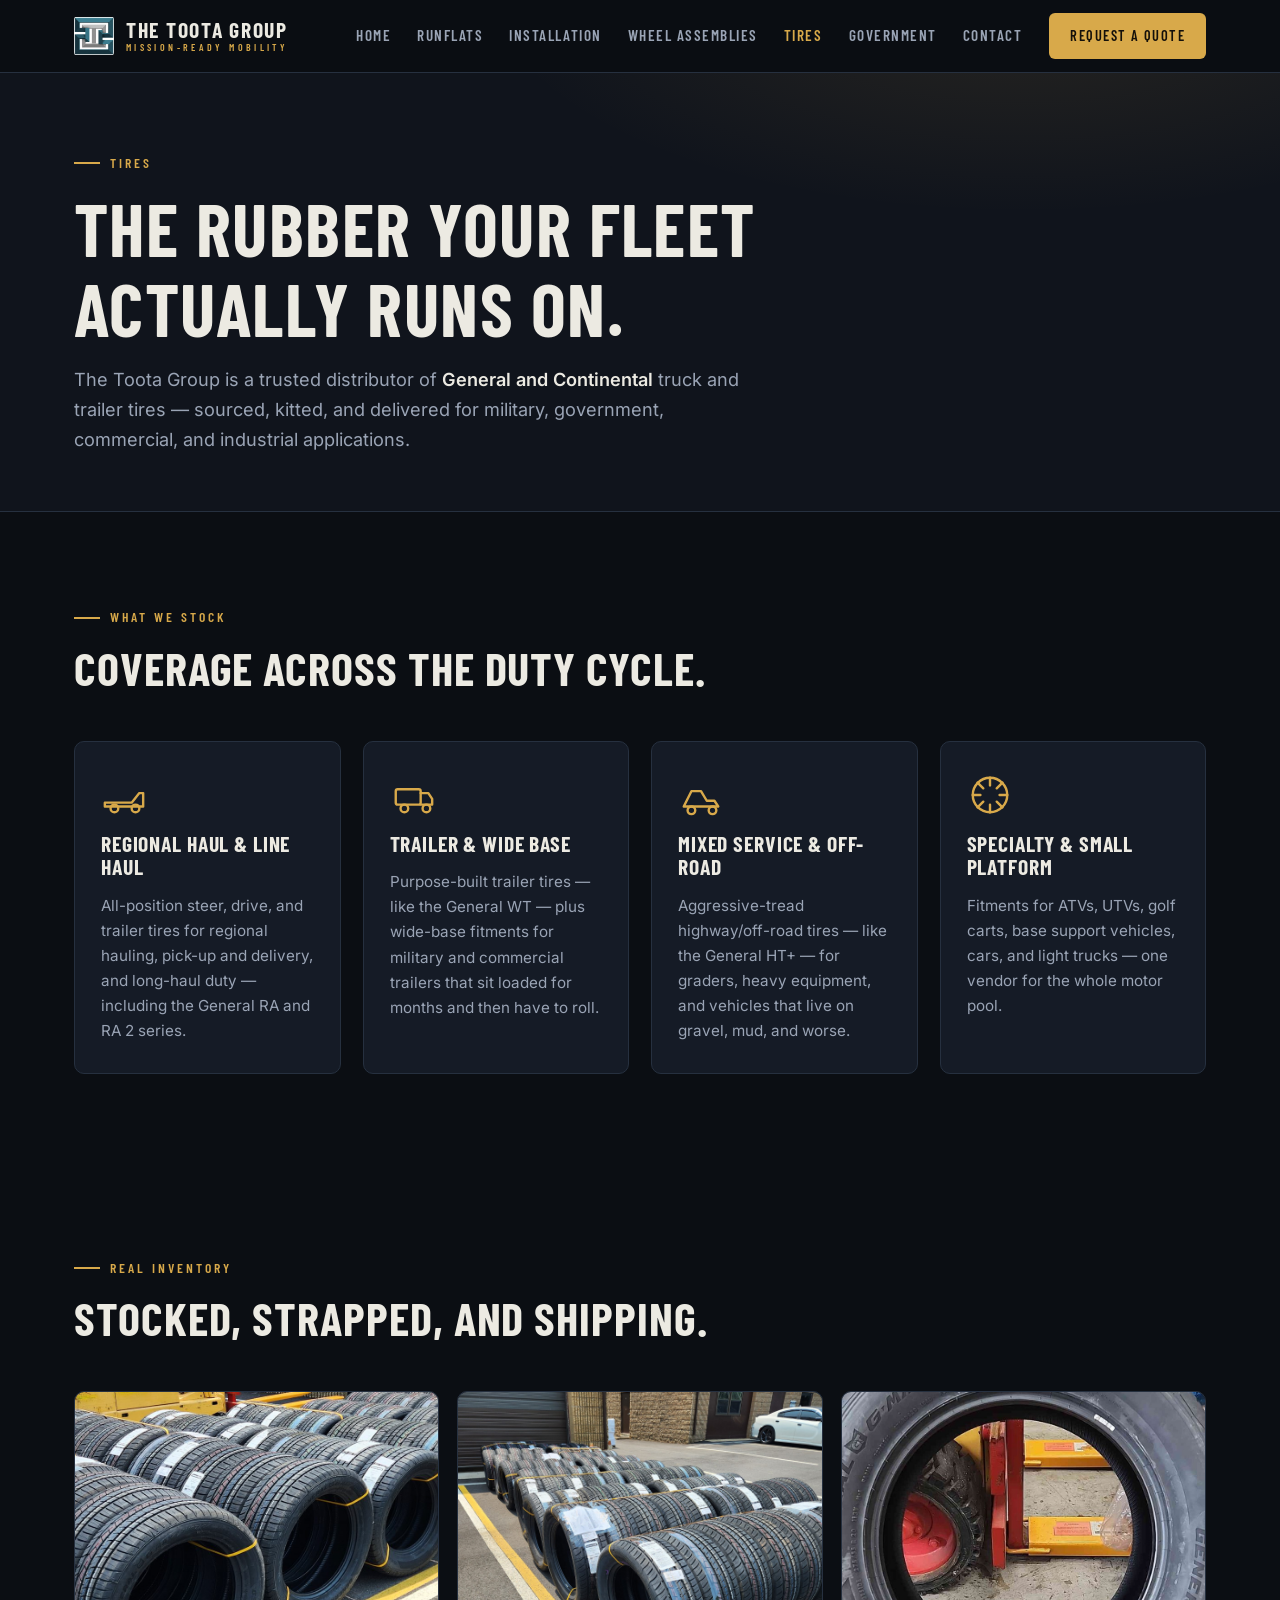
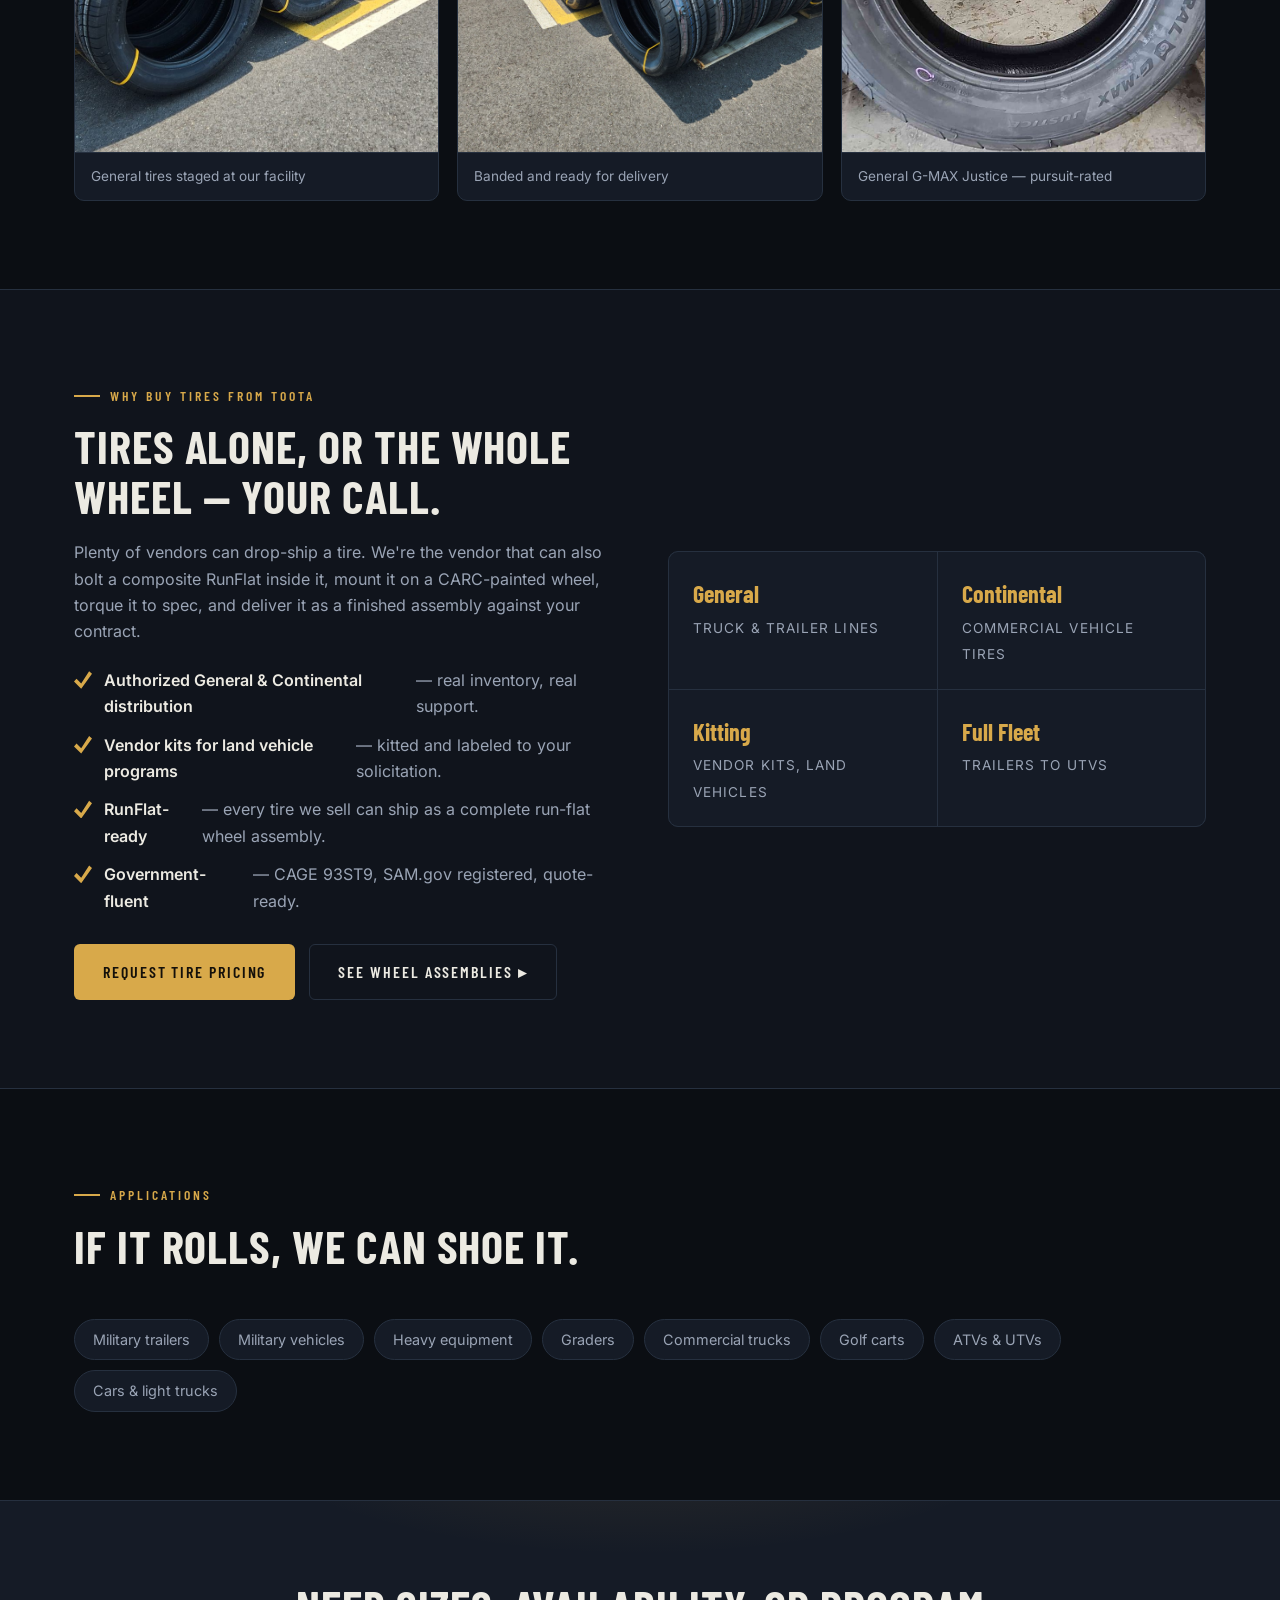
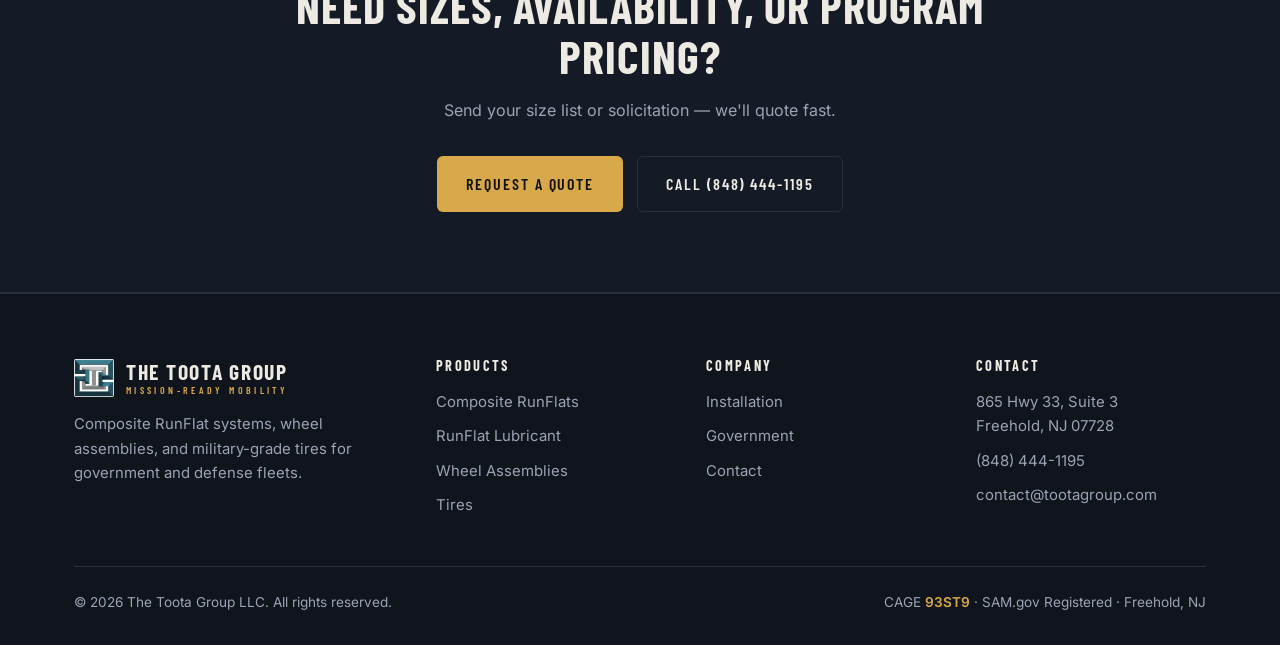
<file: tires.html>
<!DOCTYPE html>
<html lang="en">
<head>
<meta charset="UTF-8">
<meta name="viewport" content="width=device-width, initial-scale=1.0">
<title>Military &amp; Commercial Tires — General &amp; Continental | The Toota Group</title>
<meta name="description" content="The Toota Group is a trusted distributor of General and Continental truck, trailer, and specialty tires for military, government, commercial, and industrial fleets.">
<link rel="canonical" href="https://thetootagroup.com/tires.html">
<meta property="og:type" content="website">
<meta property="og:site_name" content="The Toota Group">
<meta property="og:title" content="Military & Commercial Tires — General & Continental | The Toota Group">
<meta property="og:description" content="The Toota Group is a trusted distributor of General and Continental truck, trailer, and specialty tires for military, government, commercial, and industrial fleets.">
<meta property="og:url" content="https://thetootagroup.com/tires.html">
<meta property="og:image" content="https://thetootagroup.com/assets/img/og-image.jpg">
<meta property="og:image:width" content="1200">
<meta property="og:image:height" content="630">
<meta name="twitter:card" content="summary_large_image">
<link rel="stylesheet" href="css/styles.css">
<link rel="icon" type="image/png" href="assets/favicon.png">
</head>
<body>

<header class="site-header">
  <div class="wrap">
    <a class="brand" href="index.html">
      <img class="brand-mark" src="assets/img/toota-mark.png" alt="The Toota Group logo" width="40" height="40">
      <span class="brand-name">The Toota Group<small>Mission-Ready Mobility</small></span>
    </a>
    <button class="nav-toggle" aria-label="Menu" aria-expanded="false"><span></span><span></span><span></span></button>
    <nav class="main-nav">
      <a href="index.html">Home</a>
      <a href="runflats.html">RunFlats</a>
      <a href="installation.html">Installation</a>
      <a href="wheel-assemblies.html">Wheel Assemblies</a>
      <a href="tires.html" class="active">Tires</a>
      <a href="government.html">Government</a>
      <a href="contact.html">Contact</a>
      <a href="contact.html" class="btn btn-gold">Request a Quote</a>
    </nav>
  </div>
</header>

<main>

  <section class="page-hero">
    <div class="wrap">
      <span class="kicker">Tires</span>
      <h1>The rubber your fleet<br>actually runs on.</h1>
      <p class="lead">The Toota Group is a trusted distributor of <strong>General and Continental</strong> truck and trailer tires — sourced, kitted, and delivered for military, government, commercial, and industrial applications.</p>
    </div>
  </section>

  <!-- ============ CATEGORIES ============ -->
  <section class="section">
    <div class="wrap">
      <div class="section-head reveal">
        <span class="kicker">What We Stock</span>
        <h2>Coverage across the duty cycle.</h2>
      </div>
      <div class="card-grid">
        <div class="card reveal">
          <svg class="icon" viewBox="0 0 48 48" fill="none" stroke="currentColor" stroke-width="2.5" stroke-linecap="round" stroke-linejoin="round"><path d="M4 32 h28 l8-10 h4 v14 H4 Z"/><circle cx="14" cy="38" r="4"/><circle cx="36" cy="38" r="4"/></svg>
          <h3>Regional Haul &amp; Line Haul</h3>
          <p>All-position steer, drive, and trailer tires for regional hauling, pick-up and delivery, and long-haul duty — including the General RA and RA 2 series.</p>
        </div>
        <div class="card reveal">
          <svg class="icon" viewBox="0 0 48 48" fill="none" stroke="currentColor" stroke-width="2.5" stroke-linecap="round" stroke-linejoin="round"><rect x="6" y="18" width="26" height="16" rx="2"/><path d="M32 22 h8 l4 6 v6 h-12"/><circle cx="15" cy="38" r="4"/><circle cx="38" cy="38" r="4"/></svg>
          <h3>Trailer &amp; Wide Base</h3>
          <p>Purpose-built trailer tires — like the General WT — plus wide-base fitments for military and commercial trailers that sit loaded for months and then have to roll.</p>
        </div>
        <div class="card reveal">
          <svg class="icon" viewBox="0 0 48 48" fill="none" stroke="currentColor" stroke-width="2.5" stroke-linecap="round" stroke-linejoin="round"><path d="M6 36 l8-16 h10 l6 10 h8 l4 6 Z"/><circle cx="14" cy="40" r="4"/><circle cx="36" cy="40" r="4"/></svg>
          <h3>Mixed Service &amp; Off-Road</h3>
          <p>Aggressive-tread highway/off-road tires — like the General HT+ — for graders, heavy equipment, and vehicles that live on gravel, mud, and worse.</p>
        </div>
        <div class="card reveal">
          <svg class="icon" viewBox="0 0 48 48" fill="none" stroke="currentColor" stroke-width="2.5" stroke-linecap="round" stroke-linejoin="round"><circle cx="24" cy="24" r="18"/><path d="M24 6 v8 M24 34 v8 M6 24 h8 M34 24 h8 M11 11 l6 6 M31 31 l6 6 M37 11 l-6 6 M17 31 l-6 6"/></svg>
          <h3>Specialty &amp; Small Platform</h3>
          <p>Fitments for ATVs, UTVs, golf carts, base support vehicles, cars, and light trucks — one vendor for the whole motor pool.</p>
        </div>
      </div>
    </div>
  </section>

  <!-- ============ PHOTOS ============ -->
  <section class="section">
    <div class="wrap">
      <div class="section-head reveal">
        <span class="kicker">Real Inventory</span>
        <h2>Stocked, strapped, and shipping.</h2>
      </div>
      <div class="photo-grid tall reveal">
        <figure>
          <img src="assets/img/tires-inventory.jpg" alt="Rows of new General tires staged outside The Toota Group facility" loading="lazy">
          <figcaption>General tires staged at our facility</figcaption>
        </figure>
        <figure>
          <img src="assets/img/tires-stacks.jpg" alt="Stacks of new General and Continental tires banded for shipment" loading="lazy">
          <figcaption>Banded and ready for delivery</figcaption>
        </figure>
        <figure>
          <img src="assets/img/tire-gmax-justice.jpg" alt="General G-MAX Justice pursuit-rated tire in the Toota Group warehouse" loading="lazy">
          <figcaption>General G-MAX Justice — pursuit-rated</figcaption>
        </figure>
      </div>
    </div>
  </section>


  <!-- ============ WHY US ============ -->
  <section class="section alt">
    <div class="wrap split">
      <div class="reveal">
        <span class="kicker">Why Buy Tires From Toota</span>
        <h2>Tires alone, or the whole wheel — your call.</h2>
        <p>Plenty of vendors can drop-ship a tire. We're the vendor that can also bolt a composite RunFlat inside it, mount it on a CARC-painted wheel, torque it to spec, and deliver it as a finished assembly against your contract.</p>
        <ul class="checks">
          <li><b>Authorized General &amp; Continental distribution</b> — real inventory, real support.</li>
          <li><b>Vendor kits for land vehicle programs</b> — kitted and labeled to your solicitation.</li>
          <li><b>RunFlat-ready</b> — every tire we sell can ship as a complete run-flat wheel assembly.</li>
          <li><b>Government-fluent</b> — CAGE 93ST9, SAM.gov registered, quote-ready.</li>
        </ul>
        <div class="hero-actions" style="margin-top:30px;">
          <a class="btn btn-gold" href="contact.html">Request Tire Pricing</a>
          <a class="btn btn-ghost" href="wheel-assemblies.html">See Wheel Assemblies ▸</a>
        </div>
      </div>
      <div class="reveal">
        <div class="spec-grid">
          <div class="spec"><b>General</b><span>Truck &amp; trailer lines</span></div>
          <div class="spec"><b>Continental</b><span>Commercial vehicle tires</span></div>
          <div class="spec"><b>Kitting</b><span>Vendor kits, land vehicles</span></div>
          <div class="spec"><b>Full Fleet</b><span>Trailers to UTVs</span></div>
        </div>
      </div>
    </div>
  </section>

  <!-- ============ APPLICATIONS ============ -->
  <section class="section">
    <div class="wrap">
      <div class="section-head reveal">
        <span class="kicker">Applications</span>
        <h2>If it rolls, we can shoe it.</h2>
      </div>
      <div class="tags reveal">
        <span>Military trailers</span>
        <span>Military vehicles</span>
        <span>Heavy equipment</span>
        <span>Graders</span>
        <span>Commercial trucks</span>
        <span>Golf carts</span>
        <span>ATVs &amp; UTVs</span>
        <span>Cars &amp; light trucks</span>
      </div>
    </div>
  </section>

  <!-- ============ CTA ============ -->
  <section class="cta-band">
    <div class="wrap reveal">
      <h2>Need sizes, availability, or program pricing?</h2>
      <p>Send your size list or solicitation — we'll quote fast.</p>
      <div class="hero-actions">
        <a class="btn btn-gold" href="contact.html">Request a Quote</a>
        <a class="btn btn-ghost" href="tel:+18484441195">Call (848) 444-1195</a>
      </div>
    </div>
  </section>

</main>

<footer class="site-footer">
  <div class="wrap">
    <div class="footer-grid">
      <div class="footer-brand">
        <a class="brand" href="index.html">
          <img class="brand-mark" src="assets/img/toota-mark.png" alt="The Toota Group logo" width="40" height="40">
          <span class="brand-name">The Toota Group<small>Mission-Ready Mobility</small></span>
        </a>
        <p>Composite RunFlat systems, wheel assemblies, and military-grade tires for government and defense fleets.</p>
      </div>
      <div>
        <h4>Products</h4>
        <ul>
          <li><a href="runflats.html">Composite RunFlats</a></li>
          <li><a href="runflats.html#lubricant">RunFlat Lubricant</a></li>
          <li><a href="wheel-assemblies.html">Wheel Assemblies</a></li>
          <li><a href="tires.html">Tires</a></li>
        </ul>
      </div>
      <div>
        <h4>Company</h4>
        <ul>
          <li><a href="installation.html">Installation</a></li>
          <li><a href="government.html">Government</a></li>
          <li><a href="contact.html">Contact</a></li>
        </ul>
      </div>
      <div>
        <h4>Contact</h4>
        <ul>
          <li>865 Hwy 33, Suite 3<br>Freehold, NJ 07728</li>
          <li><a href="tel:+18484441195">(848) 444-1195</a></li>
          <li><a href="mailto:contact@tootagroup.com">contact@tootagroup.com</a></li>
        </ul>
      </div>
    </div>
    <div class="footer-meta">
      <span>© <span id="year"></span> The Toota Group LLC. All rights reserved.</span>
      <span>CAGE <b>93ST9</b> · SAM.gov Registered · Freehold, NJ</span>
    </div>
  </div>
</footer>

<script src="js/main.js"></script>
</body>
</html>
</file>
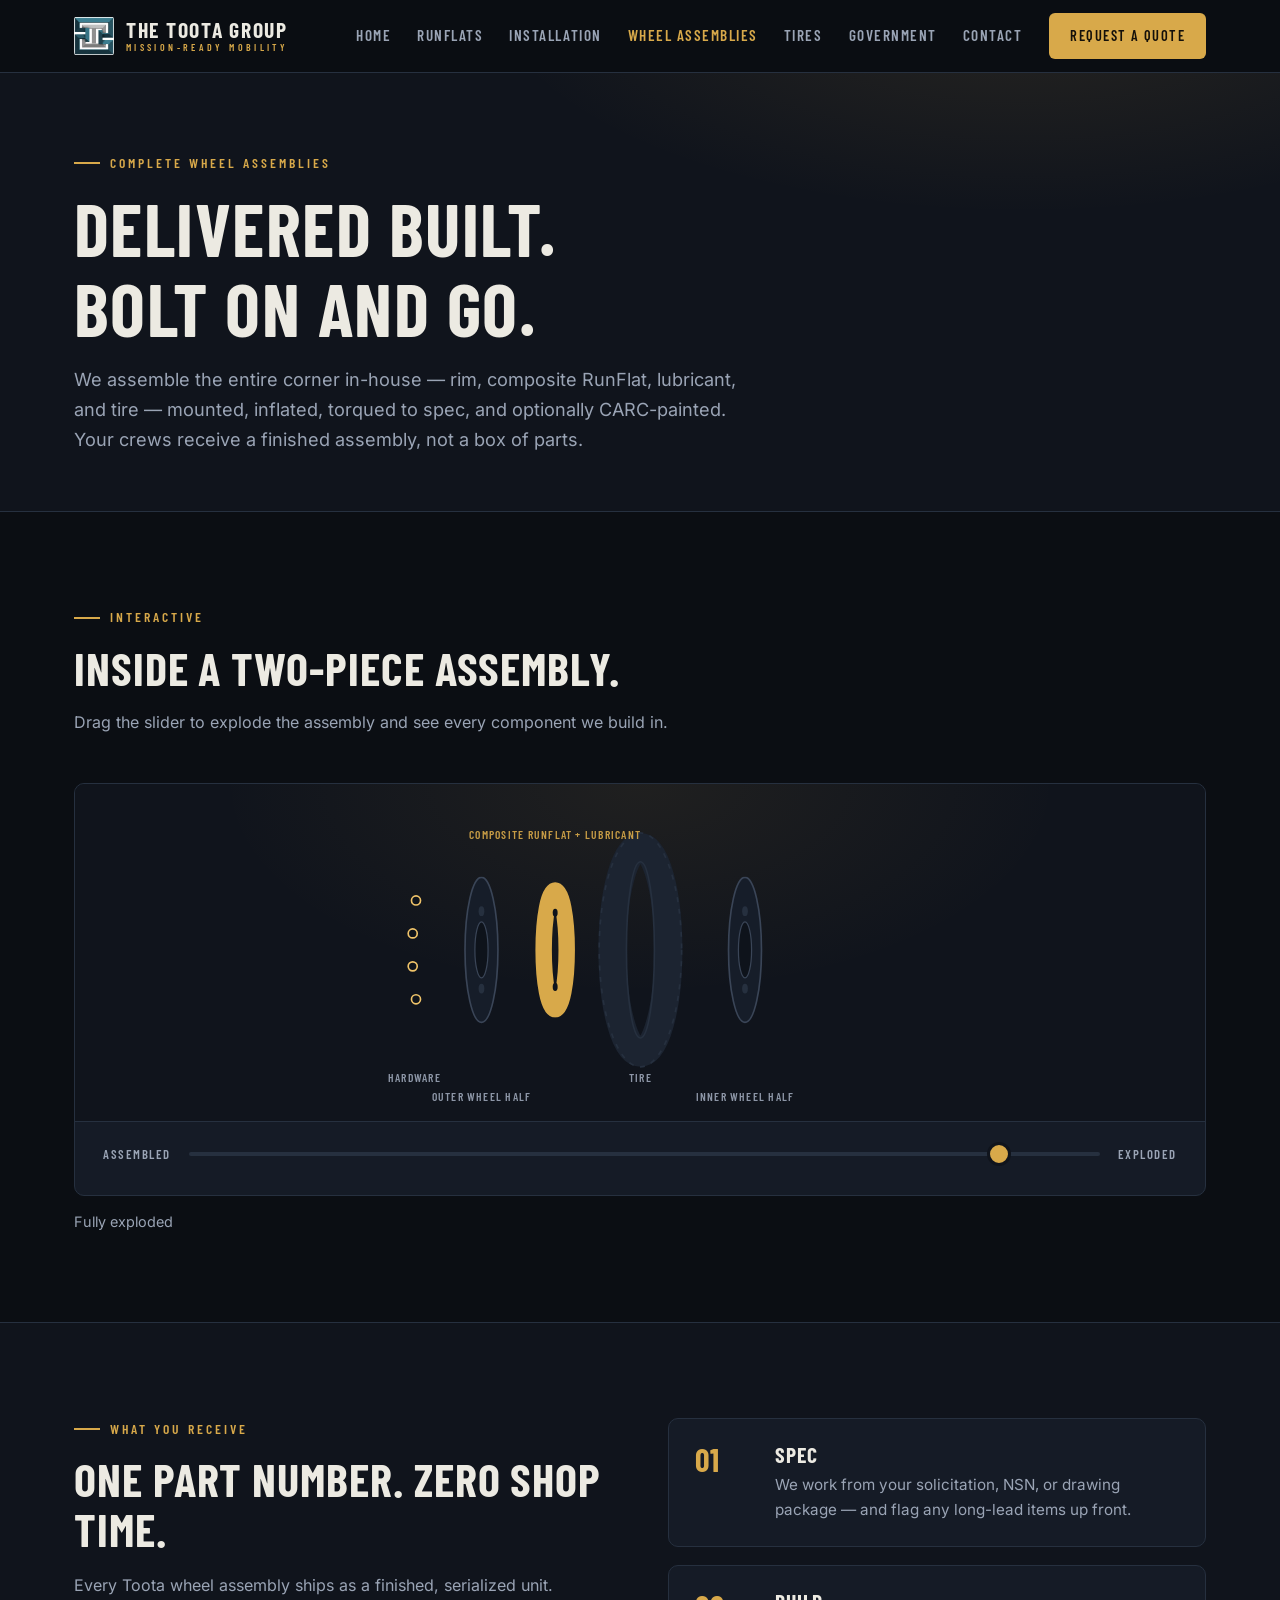
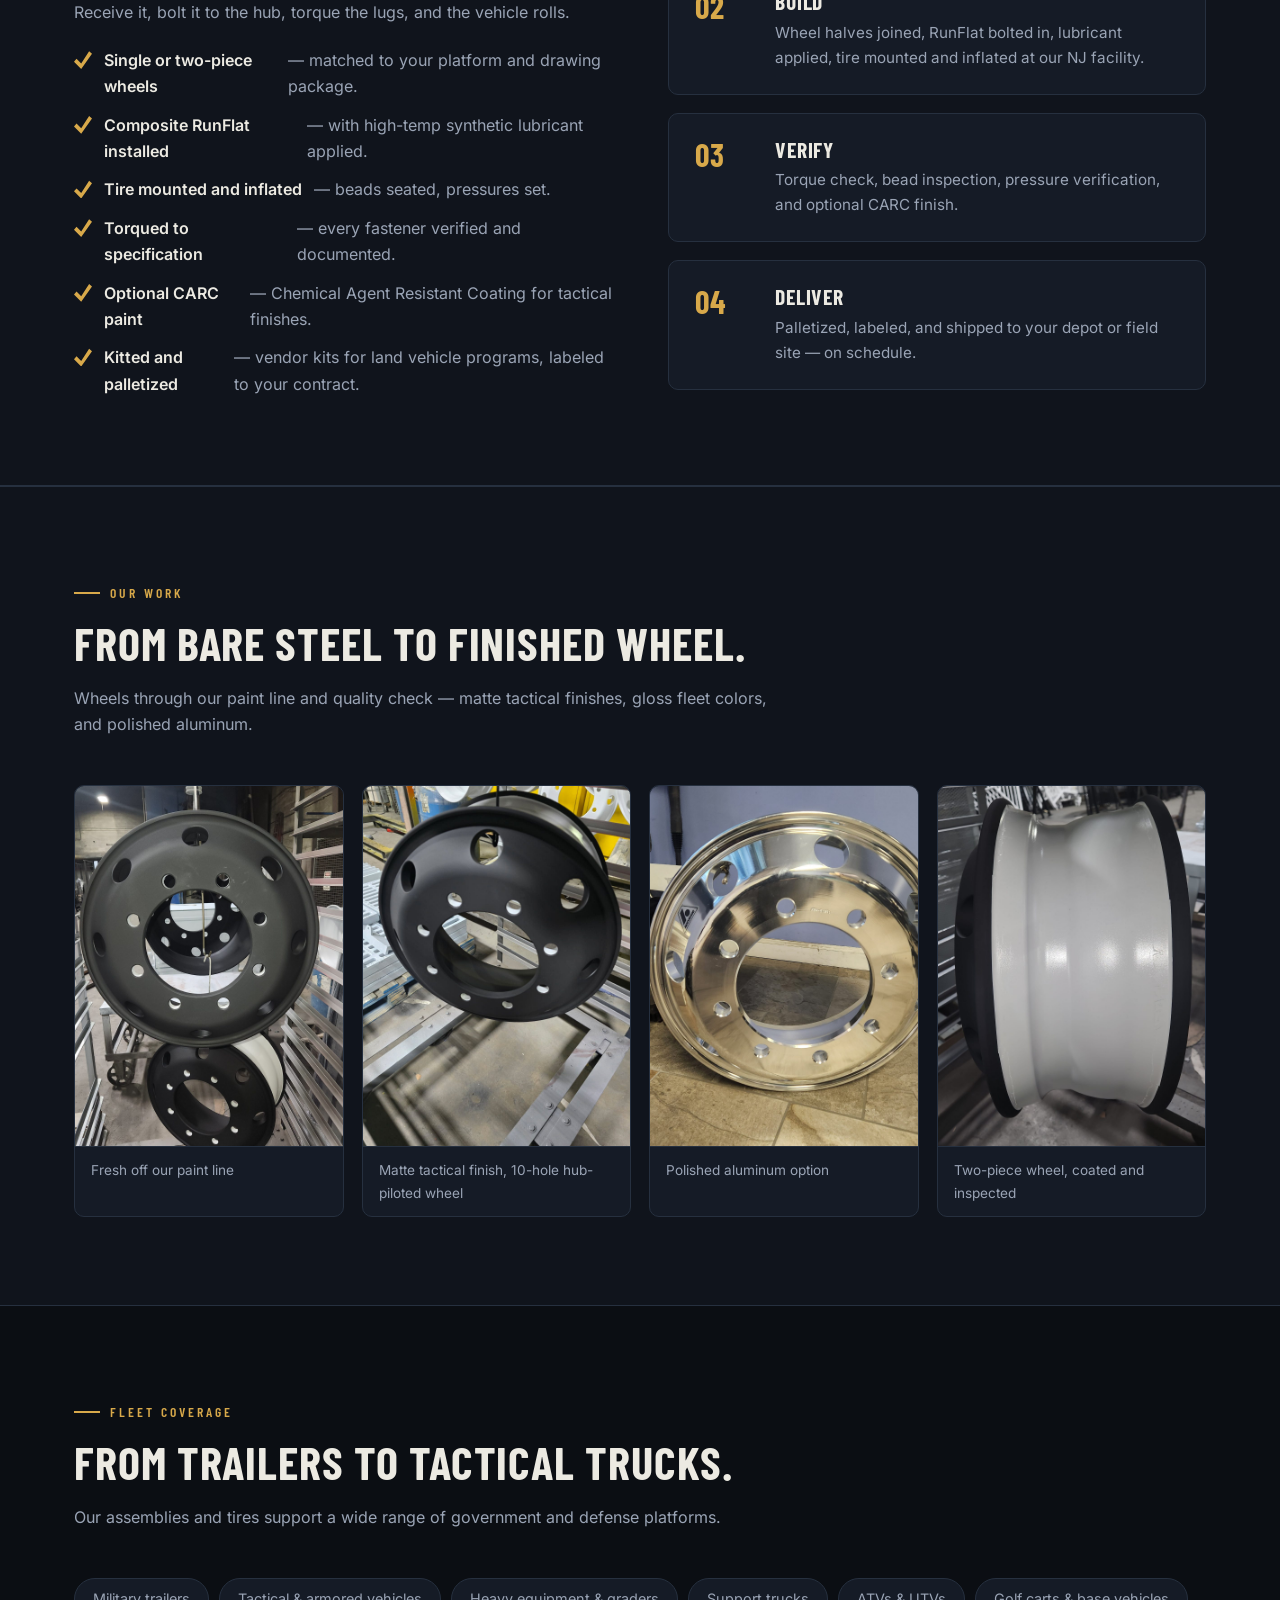
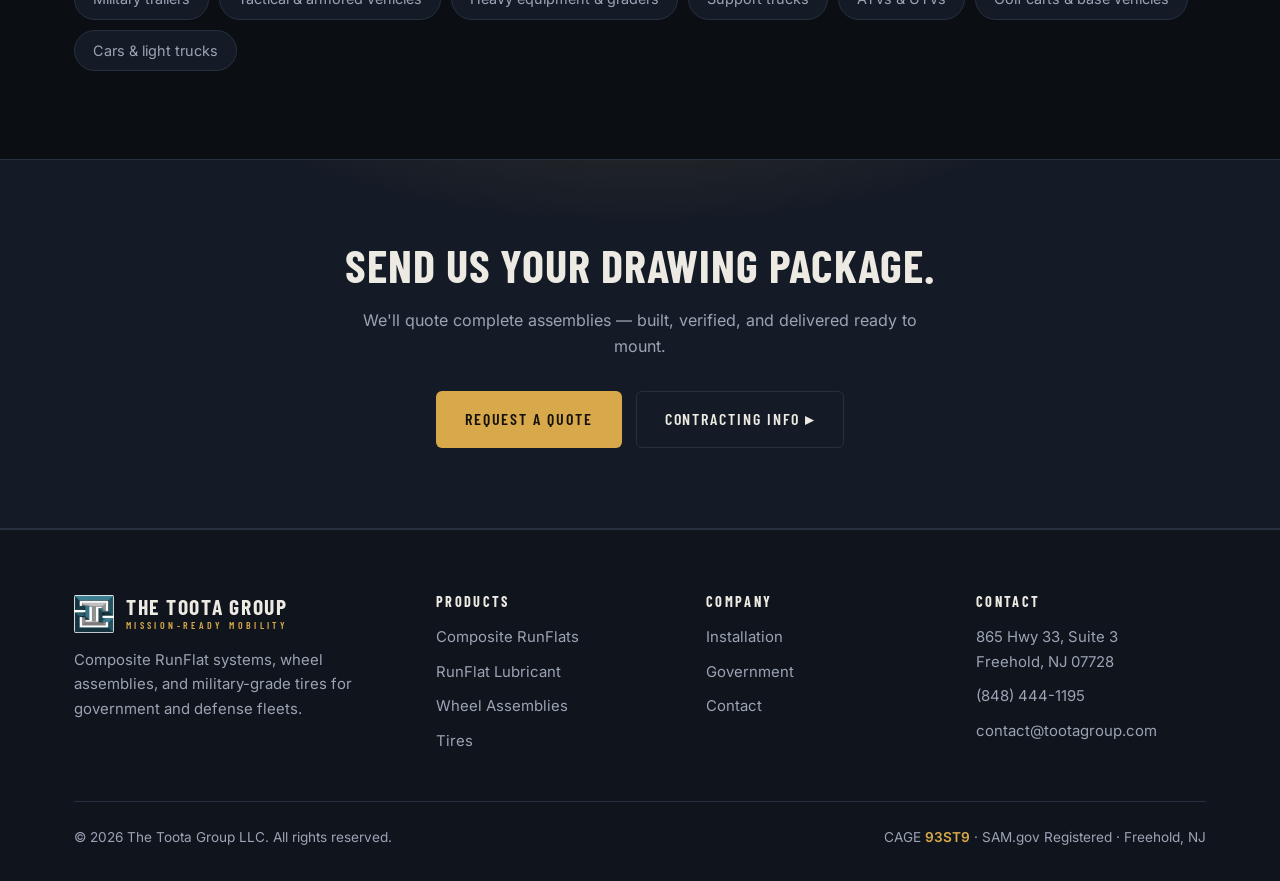
<file: wheel-assemblies.html>
<!DOCTYPE html>
<html lang="en">
<head>
<meta charset="UTF-8">
<meta name="viewport" content="width=device-width, initial-scale=1.0">
<title>Complete Wheel Assemblies — Single &amp; Two-Piece | The Toota Group</title>
<meta name="description" content="Complete military wheel assemblies from The Toota Group: rim, composite RunFlat, lubricant, and tire — mounted, torqued, optionally CARC-painted, delivered ready to bolt on.">
<link rel="canonical" href="https://thetootagroup.com/wheel-assemblies.html">
<meta property="og:type" content="website">
<meta property="og:site_name" content="The Toota Group">
<meta property="og:title" content="Complete Wheel Assemblies — Single & Two-Piece | The Toota Group">
<meta property="og:description" content="Complete military wheel assemblies from The Toota Group: rim, composite RunFlat, lubricant, and tire — mounted, torqued, optionally CARC-painted, delivered ready to bolt on.">
<meta property="og:url" content="https://thetootagroup.com/wheel-assemblies.html">
<meta property="og:image" content="https://thetootagroup.com/assets/img/og-image.jpg">
<meta property="og:image:width" content="1200">
<meta property="og:image:height" content="630">
<meta name="twitter:card" content="summary_large_image">
<link rel="stylesheet" href="css/styles.css">
<link rel="icon" type="image/png" href="assets/favicon.png">
</head>
<body>

<header class="site-header">
  <div class="wrap">
    <a class="brand" href="index.html">
      <img class="brand-mark" src="assets/img/toota-mark.png" alt="The Toota Group logo" width="40" height="40">
      <span class="brand-name">The Toota Group<small>Mission-Ready Mobility</small></span>
    </a>
    <button class="nav-toggle" aria-label="Menu" aria-expanded="false"><span></span><span></span><span></span></button>
    <nav class="main-nav">
      <a href="index.html">Home</a>
      <a href="runflats.html">RunFlats</a>
      <a href="installation.html">Installation</a>
      <a href="wheel-assemblies.html" class="active">Wheel Assemblies</a>
      <a href="tires.html">Tires</a>
      <a href="government.html">Government</a>
      <a href="contact.html">Contact</a>
      <a href="contact.html" class="btn btn-gold">Request a Quote</a>
    </nav>
  </div>
</header>

<main>

  <section class="page-hero">
    <div class="wrap">
      <span class="kicker">Complete Wheel Assemblies</span>
      <h1>Delivered built.<br>Bolt on and go.</h1>
      <p class="lead">We assemble the entire corner in-house — rim, composite RunFlat, lubricant, and tire — mounted, inflated, torqued to spec, and optionally CARC-painted. Your crews receive a finished assembly, not a box of parts.</p>
    </div>
  </section>

  <!-- ============ EXPLODED VIEW ============ -->
  <section class="section">
    <div class="wrap">
      <div class="section-head reveal">
        <span class="kicker">Interactive</span>
        <h2>Inside a two-piece assembly.</h2>
        <p>Drag the slider to explode the assembly and see every component we build in.</p>
      </div>
      <div class="demo-shell reveal">
        <div class="demo-stage">
          <svg id="explode-svg" viewBox="0 0 680 360" aria-label="Exploded view of a two-piece wheel assembly">
            <!-- inner wheel half -->
            <g data-ex="175,0">
              <ellipse cx="310" cy="165" rx="20" ry="88" fill="#161d29" stroke="#3a4557" stroke-width="2"/>
              <ellipse cx="310" cy="165" rx="8" ry="34" fill="#0e131b" stroke="#3a4557" stroke-width="1.5"/>
              <ellipse cx="310" cy="118" rx="3.5" ry="6" fill="#26303f"/>
              <ellipse cx="310" cy="212" rx="3.5" ry="6" fill="#26303f"/>
              <text x="310" y="348" text-anchor="middle" font-family="Barlow Condensed, sans-serif" font-size="14" letter-spacing="1.5" fill="#9aa4b5">INNER WHEEL HALF</text>
            </g>
            <!-- tire -->
            <g data-ex="65,0">
              <ellipse cx="282" cy="165" rx="34" ry="125" fill="none" stroke="#1c2431" stroke-width="34"/>
              <ellipse cx="282" cy="165" rx="50" ry="142" fill="none" stroke="#26303f" stroke-width="2" stroke-dasharray="6 8"/>
              <ellipse cx="282" cy="165" rx="17" ry="107" fill="none" stroke="#26303f" stroke-width="2"/>
              <text x="282" y="326" text-anchor="middle" font-family="Barlow Condensed, sans-serif" font-size="14" letter-spacing="1.5" fill="#9aa4b5">TIRE</text>
            </g>
            <!-- runflat -->
            <g data-ex="-30,0">
              <ellipse cx="264" cy="165" rx="14" ry="72" fill="none" stroke="#d8a94a" stroke-width="20"/>
              <ellipse cx="264" cy="120" rx="3" ry="5" fill="#0e131b"/>
              <ellipse cx="264" cy="210" rx="3" ry="5" fill="#0e131b"/>
              <text x="264" y="30" text-anchor="middle" font-family="Barlow Condensed, sans-serif" font-size="14" letter-spacing="1.5" fill="#d8a94a">COMPOSITE RUNFLAT + LUBRICANT</text>
            </g>
            <!-- outer wheel half -->
            <g data-ex="-105,0">
              <ellipse cx="242" cy="165" rx="20" ry="88" fill="#161d29" stroke="#3a4557" stroke-width="2"/>
              <ellipse cx="242" cy="165" rx="8" ry="34" fill="#0e131b" stroke="#3a4557" stroke-width="1.5"/>
              <ellipse cx="242" cy="118" rx="3.5" ry="6" fill="#26303f"/>
              <ellipse cx="242" cy="212" rx="3.5" ry="6" fill="#26303f"/>
              <text x="242" y="348" text-anchor="middle" font-family="Barlow Condensed, sans-serif" font-size="14" letter-spacing="1.5" fill="#9aa4b5">OUTER WHEEL HALF</text>
            </g>
            <!-- hardware -->
            <g data-ex="-160,0">
              <circle cx="212" cy="105" r="5.5" fill="#0e131b" stroke="#f0c46a" stroke-width="2"/>
              <circle cx="208" cy="145" r="5.5" fill="#0e131b" stroke="#f0c46a" stroke-width="2"/>
              <circle cx="208" cy="185" r="5.5" fill="#0e131b" stroke="#f0c46a" stroke-width="2"/>
              <circle cx="212" cy="225" r="5.5" fill="#0e131b" stroke="#f0c46a" stroke-width="2"/>
              <text x="210" y="326" text-anchor="middle" font-family="Barlow Condensed, sans-serif" font-size="14" letter-spacing="1.5" fill="#9aa4b5">HARDWARE</text>
            </g>
          </svg>
        </div>
        <div class="explode-control">
          <span class="ex-tag">Assembled</span>
          <input type="range" class="explode" min="0" max="100" value="90" data-explode="#explode-svg" aria-label="Explode or assemble the wheel diagram">
          <span class="ex-tag">Exploded</span>
        </div>
      </div>
      <p class="reveal" style="margin-top:14px;font-size:0.9rem;" id="explode-label">Drag to explode / assemble</p>
    </div>
  </section>

  <!-- ============ WHAT'S INCLUDED ============ -->
  <section class="section alt">
    <div class="wrap split">
      <div class="reveal">
        <span class="kicker">What You Receive</span>
        <h2>One part number. Zero shop time.</h2>
        <p>Every Toota wheel assembly ships as a finished, serialized unit. Receive it, bolt it to the hub, torque the lugs, and the vehicle rolls.</p>
        <ul class="checks">
          <li><b>Single or two-piece wheels</b> — matched to your platform and drawing package.</li>
          <li><b>Composite RunFlat installed</b> — with high-temp synthetic lubricant applied.</li>
          <li><b>Tire mounted and inflated</b> — beads seated, pressures set.</li>
          <li><b>Torqued to specification</b> — every fastener verified and documented.</li>
          <li><b>Optional CARC paint</b> — Chemical Agent Resistant Coating for tactical finishes.</li>
          <li><b>Kitted and palletized</b> — vendor kits for land vehicle programs, labeled to your contract.</li>
        </ul>
      </div>
      <div class="reveal">
        <div class="steps">
          <div class="step-item"><div><h3>Spec</h3><p>We work from your solicitation, NSN, or drawing package — and flag any long-lead items up front.</p></div></div>
          <div class="step-item"><div><h3>Build</h3><p>Wheel halves joined, RunFlat bolted in, lubricant applied, tire mounted and inflated at our NJ facility.</p></div></div>
          <div class="step-item"><div><h3>Verify</h3><p>Torque check, bead inspection, pressure verification, and optional CARC finish.</p></div></div>
          <div class="step-item"><div><h3>Deliver</h3><p>Palletized, labeled, and shipped to your depot or field site — on schedule.</p></div></div>
        </div>
      </div>
    </div>
  </section>

  <!-- ============ PHOTOS ============ -->
  <section class="section alt">
    <div class="wrap">
      <div class="section-head reveal">
        <span class="kicker">Our Work</span>
        <h2>From bare steel to finished wheel.</h2>
        <p>Wheels through our paint line and quality check — matte tactical finishes, gloss fleet colors, and polished aluminum.</p>
      </div>
      <div class="photo-grid tall reveal">
        <figure>
          <img src="assets/img/wheels-paint-line.jpg" alt="Freshly painted matte black heavy truck wheels hanging on the Toota Group paint line" loading="lazy">
          <figcaption>Fresh off our paint line</figcaption>
        </figure>
        <figure>
          <img src="assets/img/wheel-black-closeup.jpg" alt="Matte black 10-hole heavy truck wheel, freshly coated" loading="lazy">
          <figcaption>Matte tactical finish, 10-hole hub-piloted wheel</figcaption>
        </figure>
        <figure>
          <img src="assets/img/wheel-aluminum.jpg" alt="Polished aluminum heavy truck wheel" loading="lazy">
          <figcaption>Polished aluminum option</figcaption>
        </figure>
        <figure>
          <img src="assets/img/wheel-two-piece.jpg" alt="Two-piece wheel profile with fresh white coating" loading="lazy">
          <figcaption>Two-piece wheel, coated and inspected</figcaption>
        </figure>
      </div>
    </div>
  </section>


  <!-- ============ APPLICATIONS ============ -->
  <section class="section">
    <div class="wrap">
      <div class="section-head reveal">
        <span class="kicker">Fleet Coverage</span>
        <h2>From trailers to tactical trucks.</h2>
        <p>Our assemblies and tires support a wide range of government and defense platforms.</p>
      </div>
      <div class="tags reveal">
        <span>Military trailers</span>
        <span>Tactical &amp; armored vehicles</span>
        <span>Heavy equipment &amp; graders</span>
        <span>Support trucks</span>
        <span>ATVs &amp; UTVs</span>
        <span>Golf carts &amp; base vehicles</span>
        <span>Cars &amp; light trucks</span>
      </div>
    </div>
  </section>

  <!-- ============ CTA ============ -->
  <section class="cta-band">
    <div class="wrap reveal">
      <h2>Send us your drawing package.</h2>
      <p>We'll quote complete assemblies — built, verified, and delivered ready to mount.</p>
      <div class="hero-actions">
        <a class="btn btn-gold" href="contact.html">Request a Quote</a>
        <a class="btn btn-ghost" href="government.html">Contracting Info ▸</a>
      </div>
    </div>
  </section>

</main>

<footer class="site-footer">
  <div class="wrap">
    <div class="footer-grid">
      <div class="footer-brand">
        <a class="brand" href="index.html">
          <img class="brand-mark" src="assets/img/toota-mark.png" alt="The Toota Group logo" width="40" height="40">
          <span class="brand-name">The Toota Group<small>Mission-Ready Mobility</small></span>
        </a>
        <p>Composite RunFlat systems, wheel assemblies, and military-grade tires for government and defense fleets.</p>
      </div>
      <div>
        <h4>Products</h4>
        <ul>
          <li><a href="runflats.html">Composite RunFlats</a></li>
          <li><a href="runflats.html#lubricant">RunFlat Lubricant</a></li>
          <li><a href="wheel-assemblies.html">Wheel Assemblies</a></li>
          <li><a href="tires.html">Tires</a></li>
        </ul>
      </div>
      <div>
        <h4>Company</h4>
        <ul>
          <li><a href="installation.html">Installation</a></li>
          <li><a href="government.html">Government</a></li>
          <li><a href="contact.html">Contact</a></li>
        </ul>
      </div>
      <div>
        <h4>Contact</h4>
        <ul>
          <li>865 Hwy 33, Suite 3<br>Freehold, NJ 07728</li>
          <li><a href="tel:+18484441195">(848) 444-1195</a></li>
          <li><a href="mailto:contact@tootagroup.com">contact@tootagroup.com</a></li>
        </ul>
      </div>
    </div>
    <div class="footer-meta">
      <span>© <span id="year"></span> The Toota Group LLC. All rights reserved.</span>
      <span>CAGE <b>93ST9</b> · SAM.gov Registered · Freehold, NJ</span>
    </div>
  </div>
</footer>

<script src="js/main.js"></script>
</body>
</html>
</file>
<file: css/styles.css>
@font-face {
  font-family: 'Barlow Condensed';
  font-style: normal;
  font-weight: 600;
  font-display: swap;
  src: url('../assets/fonts/BarlowCondensed-600.woff2') format('woff2');
}
@font-face {
  font-family: 'Barlow Condensed';
  font-style: normal;
  font-weight: 700;
  font-display: swap;
  src: url('../assets/fonts/BarlowCondensed-700.woff2') format('woff2');
}
@font-face {
  font-family: 'Inter';
  font-style: normal;
  font-weight: 400;
  font-display: swap;
  src: url('../assets/fonts/Inter-400.woff2') format('woff2');
}
@font-face {
  font-family: 'Inter';
  font-style: normal;
  font-weight: 600;
  font-display: swap;
  src: url('../assets/fonts/Inter-600.woff2') format('woff2');
}
/* ============================================================
   THE TOOTA GROUP — site styles
   Modern, tactical, fast. No frameworks, no build step.
   ============================================================ */

:root {
  --bg: #0b0e13;
  --bg-2: #10141c;
  --panel: #151b26;
  --panel-2: #1a2130;
  --line: #26303f;
  --text: #eceae2;
  --muted: #9aa4b5;
  --gold: #d8a94a;
  --gold-bright: #f0c46a;
  --olive: #7c8a5b;
  --danger: #c8563e;
  --radius: 10px;
  --max: 1180px;
  --font-head: "Barlow Condensed", "Arial Narrow", Impact, sans-serif;
  --font-body: "Inter", -apple-system, "Segoe UI", Roboto, Helvetica, Arial, sans-serif;
}

* { margin: 0; padding: 0; box-sizing: border-box; }

html { scroll-behavior: smooth; }

body {
  background: var(--bg);
  color: var(--text);
  font-family: var(--font-body);
  font-size: 16px;
  line-height: 1.65;
  -webkit-font-smoothing: antialiased;
}

img, svg { max-width: 100%; display: block; }

a { color: var(--gold); text-decoration: none; }
a:hover { color: var(--gold-bright); }

.wrap { max-width: var(--max); margin: 0 auto; padding: 0 24px; }

h1, h2, h3, h4 {
  font-family: var(--font-head);
  font-weight: 700;
  text-transform: uppercase;
  letter-spacing: 0.02em;
  line-height: 1.08;
}

h1 { font-size: clamp(2.6rem, 6.5vw, 4.6rem); }
h2 { font-size: clamp(1.9rem, 4vw, 2.9rem); }
h3 { font-size: 1.35rem; letter-spacing: 0.04em; }

p { color: var(--muted); }
p strong { color: var(--text); }

.kicker {
  display: inline-flex;
  align-items: center;
  gap: 10px;
  font-family: var(--font-head);
  font-weight: 600;
  text-transform: uppercase;
  letter-spacing: 0.22em;
  font-size: 0.85rem;
  color: var(--gold);
  margin-bottom: 14px;
}
.kicker::before {
  content: "";
  width: 26px; height: 2px;
  background: var(--gold);
}

.lead { font-size: 1.13rem; max-width: 62ch; }

/* ---------- Buttons ---------- */
.btn {
  display: inline-flex;
  align-items: center;
  gap: 10px;
  font-family: var(--font-head);
  font-weight: 600;
  text-transform: uppercase;
  letter-spacing: 0.12em;
  font-size: 1rem;
  padding: 14px 28px;
  border-radius: 6px;
  border: 1px solid transparent;
  cursor: pointer;
  transition: transform .15s ease, background .2s ease, border-color .2s ease, color .2s ease;
  white-space: nowrap;
}
.btn:active { transform: translateY(1px); }
.btn-gold { background: var(--gold); color: #14100a; }
.btn-gold:hover { background: var(--gold-bright); color: #14100a; }
.btn-ghost { border-color: var(--line); color: var(--text); background: transparent; }
.btn-ghost:hover { border-color: var(--gold); color: var(--gold); }
.btn svg { width: 16px; height: 16px; flex: none; }

/* ---------- Header ---------- */
.site-header {
  position: sticky;
  top: 0;
  z-index: 100;
  background: rgba(11, 14, 19, 0.88);
  backdrop-filter: blur(12px);
  border-bottom: 1px solid var(--line);
}
.site-header .wrap {
  display: flex;
  align-items: center;
  justify-content: space-between;
  height: 72px;
  gap: 24px;
}
.brand {
  display: flex;
  align-items: center;
  gap: 12px;
  color: var(--text);
}
.brand:hover { color: var(--text); }
.brand-mark { width: 40px; height: 40px; flex: none; }
.brand-name {
  font-family: var(--font-head);
  font-weight: 700;
  font-size: 1.35rem;
  text-transform: uppercase;
  letter-spacing: 0.08em;
  line-height: 1;
  white-space: nowrap;
}
.brand-name small {
  display: block;
  font-size: 0.62rem;
  letter-spacing: 0.34em;
  color: var(--gold);
  margin-top: 3px;
  font-weight: 600;
}

.main-nav { display: flex; align-items: center; gap: 4px; }
.main-nav a {
  font-family: var(--font-head);
  font-weight: 600;
  text-transform: uppercase;
  letter-spacing: 0.1em;
  font-size: 0.95rem;
  color: var(--muted);
  padding: 8px 11px;
  border-radius: 6px;
  white-space: nowrap;
}
.main-nav a:hover { color: var(--text); }
.main-nav a.active { color: var(--gold); }
.main-nav a.btn-gold, .main-nav a.btn-gold:hover { color: #14100a; }
.main-nav .btn { margin-left: 12px; padding: 10px 20px; font-size: 0.9rem; }

.nav-toggle {
  display: none;
  background: none;
  border: 1px solid var(--line);
  border-radius: 6px;
  padding: 9px 11px;
  cursor: pointer;
}
.nav-toggle span {
  display: block;
  width: 20px; height: 2px;
  background: var(--text);
  margin: 4px 0;
  transition: transform .2s ease, opacity .2s ease;
}

/* ---------- Hero ---------- */
.hero {
  position: relative;
  overflow: hidden;
  background:
    radial-gradient(1100px 500px at 78% -10%, rgba(216,169,74,0.13), transparent 60%),
    radial-gradient(800px 420px at 10% 110%, rgba(124,138,91,0.12), transparent 60%),
    var(--bg);
  border-bottom: 1px solid var(--line);
}
.hero-grid {
  position: absolute; inset: 0;
  background-image:
    linear-gradient(var(--line) 1px, transparent 1px),
    linear-gradient(90deg, var(--line) 1px, transparent 1px);
  background-size: 56px 56px;
  opacity: 0.16;
  mask-image: radial-gradient(ellipse 90% 80% at 50% 40%, black, transparent);
  -webkit-mask-image: radial-gradient(ellipse 90% 80% at 50% 40%, black, transparent);
}
.hero .wrap {
  position: relative;
  display: grid;
  grid-template-columns: 1.15fr 0.85fr;
  gap: 48px;
  align-items: center;
  padding-top: 84px;
  padding-bottom: 84px;
}
.hero h1 .gold { color: var(--gold); }
.hero .lead { margin: 22px 0 34px; }
.hero-actions { display: flex; gap: 14px; flex-wrap: wrap; }
.hero-art { position: relative; }
.hero-art svg { width: 100%; height: auto; }

.hero-badges {
  display: flex;
  flex-wrap: wrap;
  gap: 10px;
  margin-top: 36px;
}
.hero-badges span {
  font-family: var(--font-head);
  font-weight: 600;
  text-transform: uppercase;
  letter-spacing: 0.12em;
  font-size: 0.8rem;
  color: var(--muted);
  border: 1px solid var(--line);
  border-radius: 999px;
  padding: 7px 15px;
}
.hero-badges span b { color: var(--gold); font-weight: 600; }

/* Page hero (interior pages) */
.page-hero {
  background:
    radial-gradient(900px 380px at 80% -20%, rgba(216,169,74,0.12), transparent 60%),
    var(--bg-2);
  border-bottom: 1px solid var(--line);
  padding: 72px 0 56px;
}
.page-hero .lead { margin-top: 18px; }

/* ---------- Stat bar ---------- */
.stat-bar { background: var(--bg-2); border-bottom: 1px solid var(--line); }
.stat-bar .wrap {
  display: grid;
  grid-template-columns: repeat(4, 1fr);
  gap: 24px;
  padding-top: 34px;
  padding-bottom: 34px;
}
.stat { text-align: left; border-left: 2px solid var(--gold); padding-left: 18px; }
.stat b {
  display: block;
  font-family: var(--font-head);
  font-weight: 700;
  font-size: 2.3rem;
  line-height: 1;
  color: var(--text);
}
.stat b em { font-style: normal; color: var(--gold); }
.stat span {
  font-size: 0.85rem;
  text-transform: uppercase;
  letter-spacing: 0.1em;
  color: var(--muted);
}

/* ---------- Sections ---------- */
.section { padding: 88px 0; }
.section.alt { background: var(--bg-2); border-top: 1px solid var(--line); border-bottom: 1px solid var(--line); }
.section-head { max-width: 720px; margin-bottom: 48px; }
.section-head.center { margin-left: auto; margin-right: auto; text-align: center; }
.section-head.center .kicker { justify-content: center; }
.section-head p { margin-top: 16px; }

/* ---------- Cards ---------- */
.card-grid {
  display: grid;
  grid-template-columns: repeat(auto-fit, minmax(250px, 1fr));
  gap: 22px;
}
.card {
  background: var(--panel);
  border: 1px solid var(--line);
  border-radius: var(--radius);
  padding: 30px 26px;
  display: flex;
  flex-direction: column;
  gap: 14px;
  transition: transform .2s ease, border-color .2s ease;
}
a.card { color: var(--text); }
a.card:hover { transform: translateY(-4px); border-color: var(--gold); color: var(--text); }
.card .icon {
  width: 46px; height: 46px;
  color: var(--gold);
}
.card p { font-size: 0.95rem; }
.card .card-link {
  margin-top: auto;
  font-family: var(--font-head);
  font-weight: 600;
  text-transform: uppercase;
  letter-spacing: 0.12em;
  font-size: 0.85rem;
  color: var(--gold);
}

/* ---------- Feature rows ---------- */
.split {
  display: grid;
  grid-template-columns: 1fr 1fr;
  gap: 56px;
  align-items: center;
}
.split.reverse > :first-child { order: 2; }
.split h2 { margin-bottom: 18px; }
.split ul.checks { list-style: none; margin-top: 22px; display: grid; gap: 12px; }
.split ul.checks li {
  display: flex; gap: 12px; align-items: flex-start;
  color: var(--muted);
}
.split ul.checks li::before {
  content: "";
  flex: none;
  width: 18px; height: 18px;
  margin-top: 4px;
  background: var(--gold);
  clip-path: polygon(14% 44%, 0 60%, 40% 100%, 100% 16%, 84% 2%, 40% 70%);
}
.split ul.checks li b { color: var(--text); }
.panel-art {
  background: var(--panel);
  border: 1px solid var(--line);
  border-radius: var(--radius);
  padding: 28px;
}

/* ---------- Comparison table ---------- */
.compare-scroll { overflow-x: auto; }
.compare {
  width: 100%;
  border-collapse: separate;
  border-spacing: 0;
  min-width: 640px;
}
.compare th, .compare td {
  padding: 16px 20px;
  border-bottom: 1px solid var(--line);
  text-align: left;
  vertical-align: top;
}
.compare thead th {
  font-family: var(--font-head);
  font-weight: 700;
  text-transform: uppercase;
  letter-spacing: 0.08em;
  font-size: 1.05rem;
  border-bottom: 2px solid var(--line);
}
.compare thead th.us {
  color: var(--gold);
  background: rgba(216,169,74,0.07);
  border-bottom-color: var(--gold);
}
.compare tbody td { color: var(--muted); font-size: 0.97rem; }
.compare tbody td:first-child {
  color: var(--text);
  font-weight: 600;
  font-size: 0.92rem;
  text-transform: uppercase;
  letter-spacing: 0.06em;
}
.compare tbody td.us { background: rgba(216,169,74,0.07); color: var(--text); }
.compare .yes { color: var(--gold); font-weight: 700; }

/* ---------- Steps (numbered) ---------- */
.steps { counter-reset: step; display: grid; gap: 18px; }
.step-item {
  counter-increment: step;
  display: grid;
  grid-template-columns: 60px 1fr;
  gap: 20px;
  background: var(--panel);
  border: 1px solid var(--line);
  border-radius: var(--radius);
  padding: 24px 26px;
}
.step-item::before {
  content: "0" counter(step);
  font-family: var(--font-head);
  font-weight: 700;
  font-size: 2rem;
  color: var(--gold);
  line-height: 1;
}
.step-item h3 { margin-bottom: 6px; }
.step-item p { font-size: 0.95rem; }

/* ---------- Interactive installer demo ---------- */
.demo-shell {
  background: var(--panel);
  border: 1px solid var(--line);
  border-radius: var(--radius);
  overflow: hidden;
}
.demo-stage {
  background:
    radial-gradient(600px 300px at 50% 0%, rgba(216,169,74,0.08), transparent 70%),
    var(--bg-2);
  border-bottom: 1px solid var(--line);
  padding: 30px 20px 10px;
  display: flex;
  justify-content: center;
}
.demo-stage svg { width: min(560px, 100%); height: auto; }
.demo-controls { padding: 26px 28px 30px; }
.demo-progress {
  display: flex;
  gap: 6px;
  margin-bottom: 22px;
}
.demo-progress i {
  flex: 1;
  height: 4px;
  border-radius: 2px;
  background: var(--line);
  transition: background .25s ease;
}
.demo-progress i.on { background: var(--gold); }
.demo-title-row {
  display: flex;
  align-items: baseline;
  justify-content: space-between;
  gap: 16px;
  flex-wrap: wrap;
}
.demo-step-label {
  font-family: var(--font-head);
  font-weight: 600;
  letter-spacing: 0.2em;
  text-transform: uppercase;
  font-size: 0.8rem;
  color: var(--gold);
}
#demo-step-title { margin: 6px 0 10px; }
#demo-step-text { min-height: 3.2em; max-width: 60ch; }
.demo-buttons { display: flex; gap: 12px; margin-top: 22px; flex-wrap: wrap; }
.demo-buttons .btn { padding: 11px 22px; font-size: 0.9rem; }

/* SVG demo step visibility */
.demo-stage [data-step] { opacity: 0; transition: opacity .5s ease, transform .5s ease; }
.demo-stage [data-step].vis { opacity: 1; }
.demo-stage .seg { transition: transform .7s cubic-bezier(.2,.7,.2,1), opacity .5s ease; }

/* ---------- FAQ ---------- */
.faq { display: grid; gap: 14px; max-width: 820px; }
.faq details {
  background: var(--panel);
  border: 1px solid var(--line);
  border-radius: var(--radius);
  padding: 0 24px;
}
.faq summary {
  cursor: pointer;
  list-style: none;
  font-family: var(--font-head);
  font-weight: 600;
  text-transform: uppercase;
  letter-spacing: 0.06em;
  font-size: 1.1rem;
  padding: 20px 0;
  position: relative;
  padding-right: 36px;
}
.faq summary::-webkit-details-marker { display: none; }
.faq summary::after {
  content: "+";
  position: absolute;
  right: 4px; top: 50%;
  transform: translateY(-50%);
  color: var(--gold);
  font-size: 1.5rem;
  font-family: var(--font-body);
  font-weight: 300;
}
.faq details[open] summary::after { content: "–"; }
.faq details p { padding-bottom: 22px; }

/* ---------- CTA band ---------- */
.cta-band {
  background:
    radial-gradient(700px 300px at 50% -40%, rgba(216,169,74,0.18), transparent 70%),
    var(--panel);
  border-top: 1px solid var(--line);
  border-bottom: 1px solid var(--line);
  text-align: center;
  padding: 80px 0;
}
.cta-band h2 { max-width: 760px; margin: 0 auto 16px; }
.cta-band p { max-width: 560px; margin: 0 auto 32px; }
.cta-band .hero-actions { justify-content: center; }

/* ---------- Spec / definition lists ---------- */
.spec-grid {
  display: grid;
  grid-template-columns: repeat(auto-fit, minmax(220px, 1fr));
  gap: 1px;
  background: var(--line);
  border: 1px solid var(--line);
  border-radius: var(--radius);
  overflow: hidden;
}
.spec {
  background: var(--panel);
  padding: 22px 24px;
}
.spec b {
  display: block;
  font-family: var(--font-head);
  font-weight: 700;
  font-size: 1.5rem;
  color: var(--gold);
}
.spec span { font-size: 0.85rem; text-transform: uppercase; letter-spacing: 0.08em; color: var(--muted); }

/* ---------- Tag list ---------- */
.tags { display: flex; flex-wrap: wrap; gap: 10px; }
.tags span {
  border: 1px solid var(--line);
  background: var(--panel);
  border-radius: 999px;
  padding: 8px 18px;
  font-size: 0.9rem;
  color: var(--muted);
}

/* ---------- Contact / forms ---------- */
.contact-grid {
  display: grid;
  grid-template-columns: 0.9fr 1.1fr;
  gap: 48px;
  align-items: start;
}
.contact-card {
  background: var(--panel);
  border: 1px solid var(--line);
  border-radius: var(--radius);
  padding: 32px;
  display: grid;
  gap: 22px;
}
.contact-line { display: flex; gap: 16px; align-items: flex-start; }
.contact-line svg { width: 22px; height: 22px; color: var(--gold); flex: none; margin-top: 3px; }
.contact-line b { display: block; font-family: var(--font-head); text-transform: uppercase; letter-spacing: 0.08em; font-size: 0.95rem; }
.contact-line span, .contact-line a { color: var(--muted); font-size: 0.97rem; }
.contact-line a:hover { color: var(--gold); }

form.quote { display: grid; gap: 16px; }
form.quote .row2 { display: grid; grid-template-columns: 1fr 1fr; gap: 16px; }
form.quote label {
  display: grid;
  gap: 7px;
  font-family: var(--font-head);
  font-weight: 600;
  text-transform: uppercase;
  letter-spacing: 0.1em;
  font-size: 0.82rem;
  color: var(--muted);
}
form.quote input, form.quote select, form.quote textarea {
  background: var(--bg-2);
  border: 1px solid var(--line);
  border-radius: 6px;
  color: var(--text);
  font-family: var(--font-body);
  font-size: 0.97rem;
  padding: 13px 14px;
  width: 100%;
}
form.quote input:focus, form.quote select:focus, form.quote textarea:focus {
  outline: none;
  border-color: var(--gold);
}
form.quote textarea { min-height: 130px; resize: vertical; }

/* ---------- Footer ---------- */
.site-footer {
  background: var(--bg-2);
  border-top: 1px solid var(--line);
  padding: 64px 0 32px;
}
.footer-grid {
  display: grid;
  grid-template-columns: 1.4fr 1fr 1fr 1fr;
  gap: 40px;
  margin-bottom: 48px;
}
.footer-grid h4 {
  font-size: 0.9rem;
  letter-spacing: 0.16em;
  color: var(--text);
  margin-bottom: 16px;
}
.footer-grid ul { list-style: none; display: grid; gap: 10px; }
.footer-grid ul a, .footer-grid ul li { color: var(--muted); font-size: 0.93rem; }
.footer-grid ul a:hover { color: var(--gold); }
.footer-brand p { font-size: 0.93rem; margin-top: 14px; max-width: 34ch; }
.footer-meta {
  border-top: 1px solid var(--line);
  padding-top: 24px;
  display: flex;
  justify-content: space-between;
  gap: 16px;
  flex-wrap: wrap;
  font-size: 0.85rem;
  color: var(--muted);
}
.footer-meta b { color: var(--gold); font-weight: 600; }

/* ---------- Reveal on scroll ---------- */
.reveal { opacity: 0; transform: translateY(22px); transition: opacity .6s ease, transform .6s ease; }
.reveal.in { opacity: 1; transform: none; }
@media (prefers-reduced-motion: reduce) {
  .reveal { opacity: 1; transform: none; transition: none; }
  html { scroll-behavior: auto; }
}

/* ---------- Notice ---------- */
.notice {
  border: 1px dashed var(--line);
  border-radius: var(--radius);
  padding: 18px 22px;
  font-size: 0.9rem;
  color: var(--muted);
}

/* ---------- Responsive ---------- */
@media (max-width: 960px) {
  .hero .wrap { grid-template-columns: 1fr; padding-top: 60px; padding-bottom: 60px; }
  .hero-art { max-width: 420px; margin: 0 auto; }
  .split, .split.reverse { grid-template-columns: 1fr; gap: 36px; }
  .split.reverse > :first-child { order: 0; }
  .stat-bar .wrap { grid-template-columns: repeat(2, 1fr); }
  .footer-grid { grid-template-columns: 1fr 1fr; }
  .contact-grid { grid-template-columns: 1fr; }
}

@media (max-width: 1240px) {
  /* hide the header CTA before the nav can overflow; it returns inside the mobile menu */
  .main-nav .btn { display: none; }
}

@media (max-width: 1100px) {
  .main-nav .btn { display: inline-flex; }
  .main-nav {
    position: fixed;
    inset: 72px 0 auto 0;
    background: var(--bg-2);
    border-bottom: 1px solid var(--line);
    flex-direction: column;
    align-items: stretch;
    padding: 16px 24px 24px;
    gap: 6px;
    display: none;
  }
  .main-nav.open { display: flex; }
  .main-nav a { padding: 12px 10px; font-size: 1.1rem; }
  .main-nav .btn { margin: 12px 0 0; justify-content: center; }
  .nav-toggle { display: block; }
  .section { padding: 64px 0; }
  form.quote .row2 { grid-template-columns: 1fr; }
}

@media (max-width: 540px) {
  .stat-bar .wrap { grid-template-columns: 1fr 1fr; gap: 20px; }
  .stat b { font-size: 1.8rem; }
  .footer-grid { grid-template-columns: 1fr; }
}

/* ---------- Exploded view ---------- */
[data-ex] { transition: transform .08s linear; will-change: transform; }
.explode-control {
  display: flex;
  align-items: center;
  gap: 18px;
  padding: 22px 28px 30px;
}
.explode-control .ex-tag {
  font-family: var(--font-head);
  font-weight: 600;
  text-transform: uppercase;
  letter-spacing: 0.12em;
  font-size: 0.8rem;
  color: var(--muted);
  white-space: nowrap;
}
input[type="range"].explode {
  -webkit-appearance: none;
  appearance: none;
  flex: 1;
  height: 4px;
  background: var(--line);
  border-radius: 2px;
  outline: none;
  cursor: pointer;
}
input[type="range"].explode::-webkit-slider-thumb {
  -webkit-appearance: none;
  appearance: none;
  width: 24px; height: 24px;
  border-radius: 50%;
  background: var(--gold);
  border: 3px solid var(--bg-2);
  cursor: grab;
}
input[type="range"].explode::-moz-range-thumb {
  width: 20px; height: 20px;
  border-radius: 50%;
  background: var(--gold);
  border: 3px solid var(--bg-2);
  cursor: grab;
}

/* ---------- Photo galleries ---------- */
.photo-grid {
  display: grid;
  grid-template-columns: repeat(auto-fit, minmax(240px, 1fr));
  gap: 18px;
}
.photo-grid figure {
  margin: 0;
  border: 1px solid var(--line);
  border-radius: var(--radius);
  overflow: hidden;
  background: var(--panel);
}
.photo-grid img {
  width: 100%;
  height: 280px;
  object-fit: cover;
  display: block;
  transition: transform .35s ease;
}
.photo-grid figure:hover img { transform: scale(1.04); }
.photo-grid figcaption {
  padding: 12px 16px;
  font-size: 0.85rem;
  color: var(--muted);
  border-top: 1px solid var(--line);
}
.photo-grid.tall img { height: 360px; }
.photo-feature {
  margin: 0;
  border: 1px solid var(--line);
  border-radius: var(--radius);
  overflow: hidden;
  background: var(--panel);
}
.photo-feature img { width: 100%; display: block; }
.photo-feature figcaption {
  padding: 12px 16px;
  font-size: 0.85rem;
  color: var(--muted);
  border-top: 1px solid var(--line);
}

/* ---------- Quote form status ---------- */
#quote-status { font-size: 0.95rem; min-height: 1.4em; }
@media (max-width: 600px) {
  .photo-grid figure { grid-column: auto !important; }
  .photo-grid img, .photo-grid.tall img { height: 240px; }
}

/* ---------- Video embeds ---------- */
.video-grid {
  display: grid;
  grid-template-columns: repeat(auto-fit, minmax(300px, 1fr));
  gap: 22px;
}
.video-card {
  background: var(--panel);
  border: 1px solid var(--line);
  border-radius: var(--radius);
  overflow: hidden;
}
.video-frame {
  position: relative;
  padding-top: 56.25%;
  background: #000;
}
.video-frame iframe {
  position: absolute;
  inset: 0;
  width: 100%;
  height: 100%;
  border: 0;
}
.video-card figcaption {
  padding: 14px 18px;
}
.video-card figcaption b {
  display: block;
  font-family: var(--font-head);
  font-weight: 700;
  text-transform: uppercase;
  letter-spacing: 0.05em;
  font-size: 1.05rem;
}
.video-card figcaption span {
  font-size: 0.85rem;
  color: var(--muted);
}

/* ============================================================
   VIBRANCY LAYER — motion, glow, and life
   ============================================================ */

/* animated gold shimmer on the hero highlight word */
.hero h1 .gold {
  background: linear-gradient(100deg, #d8a94a, #f6d488, #b98a2e, #d8a94a);
  background-size: 300% 100%;
  -webkit-background-clip: text;
  background-clip: text;
  color: transparent;
  animation: shimmer 5s linear infinite;
}
@keyframes shimmer { to { background-position: 300% 0; } }

/* staggered headline entrance (words wrapped by JS) */
.hero h1 .w {
  display: inline-block;
  opacity: 0;
  transform: translateY(.5em);
  animation: rise .7s cubic-bezier(.2, .7, .2, 1) forwards;
}
@keyframes rise { to { opacity: 1; transform: none; } }

/* drifting glow blobs behind the hero */
.hero .blob {
  position: absolute;
  width: 540px; height: 540px;
  border-radius: 50%;
  filter: blur(100px);
  pointer-events: none;
}
.hero .blob.b1 { background: rgba(216,169,74,.16); top: -180px; right: -80px; animation: drift 16s ease-in-out infinite alternate; }
.hero .blob.b2 { background: rgba(124,138,91,.13); bottom: -220px; left: -120px; animation: drift 19s ease-in-out infinite alternate-reverse; }
@keyframes drift {
  from { transform: translate(0, 0) scale(1); }
  to   { transform: translate(70px, 50px) scale(1.15); }
}

/* scrolling capability ticker */
.ticker {
  overflow: hidden;
  background: var(--bg-2);
  border-top: 1px solid var(--line);
  border-bottom: 1px solid var(--line);
}
.ticker-track {
  display: flex;
  align-items: center;
  gap: 56px;
  width: max-content;
  padding: 15px 0;
  animation: tick 36s linear infinite;
}
.ticker-track span {
  font-family: var(--font-head);
  font-weight: 600;
  text-transform: uppercase;
  letter-spacing: .22em;
  font-size: .85rem;
  color: var(--muted);
  white-space: nowrap;
}
.ticker-track i {
  width: 7px; height: 7px;
  border-radius: 50%;
  background: var(--gold);
  flex: none;
  opacity: .7;
}
@keyframes tick { to { transform: translateX(-50%); } }
.ticker:hover .ticker-track { animation-play-state: paused; }

/* gold button shine sweep */
.btn-gold { position: relative; overflow: hidden; }
.btn-gold::after {
  content: "";
  position: absolute;
  top: 0; left: -70%;
  width: 45%; height: 100%;
  background: linear-gradient(105deg, transparent, rgba(255,255,255,.5), transparent);
  transform: skewX(-20deg);
  transition: left .55s ease;
}
.btn-gold:hover::after { left: 130%; }

/* cards: lift with gold glow */
a.card:hover {
  box-shadow: 0 18px 48px -16px rgba(216,169,74,.35);
}
.card { transition: transform .25s ease, border-color .25s ease, box-shadow .3s ease; }

/* staggered grid reveals */
.card-grid .reveal:nth-child(2), .photo-grid .reveal:nth-child(2) { transition-delay: .08s; }
.card-grid .reveal:nth-child(3), .photo-grid .reveal:nth-child(3) { transition-delay: .16s; }
.card-grid .reveal:nth-child(4), .photo-grid .reveal:nth-child(4) { transition-delay: .24s; }
.stat-bar .reveal:nth-child(2) { transition-delay: .1s; }
.stat-bar .reveal:nth-child(3) { transition-delay: .2s; }
.stat-bar .reveal:nth-child(4) { transition-delay: .3s; }

/* photo cards glow on hover too */
.photo-grid figure { transition: box-shadow .3s ease; }
.photo-grid figure:hover { box-shadow: 0 18px 48px -16px rgba(216,169,74,.3); }

@media (prefers-reduced-motion: reduce) {
  .hero h1 span, .hero .blob, .ticker-track, .hero h1 .w { animation: none !important; }
  .hero h1 .w { opacity: 1; transform: none; }
}

/* ---------- Product cards (store) ---------- */
.product-grid {
  display: grid;
  grid-template-columns: repeat(auto-fit, minmax(300px, 1fr));
  gap: 24px;
  max-width: 860px;
  margin: 0 auto;
}
.product-card {
  margin: 0;
  background: var(--panel);
  border: 1px solid var(--line);
  border-radius: var(--radius);
  overflow: hidden;
  display: flex;
  flex-direction: column;
  transition: transform .25s ease, border-color .25s ease, box-shadow .3s ease;
}
.product-card:hover {
  transform: translateY(-4px);
  border-color: var(--gold);
  box-shadow: 0 18px 48px -16px rgba(216,169,74,.3);
}
.product-media {
  background:
    radial-gradient(320px 220px at 50% 30%, rgba(36,147,184,0.14), transparent 70%),
    var(--bg-2);
  display: flex;
  align-items: center;
  justify-content: center;
  padding: 28px;
  min-height: 300px;
}
.product-media img { max-height: 300px; width: auto; filter: drop-shadow(0 16px 26px rgba(0,0,0,.5)); }
.product-body { padding: 24px 26px 28px; display: flex; flex-direction: column; gap: 10px; }
.product-body h3 { font-size: 1.4rem; }
.product-spec {
  font-family: var(--font-head);
  font-weight: 600;
  text-transform: uppercase;
  letter-spacing: 0.08em;
  font-size: 0.85rem;
  color: var(--gold);
}
.product-body p { font-size: 0.95rem; }
.product-body .btn { margin-top: 8px; align-self: flex-start; }

/* ---------- Real logo mark ---------- */
img.brand-mark { object-fit: contain; border-radius: 4px; background: transparent; }
</file>
